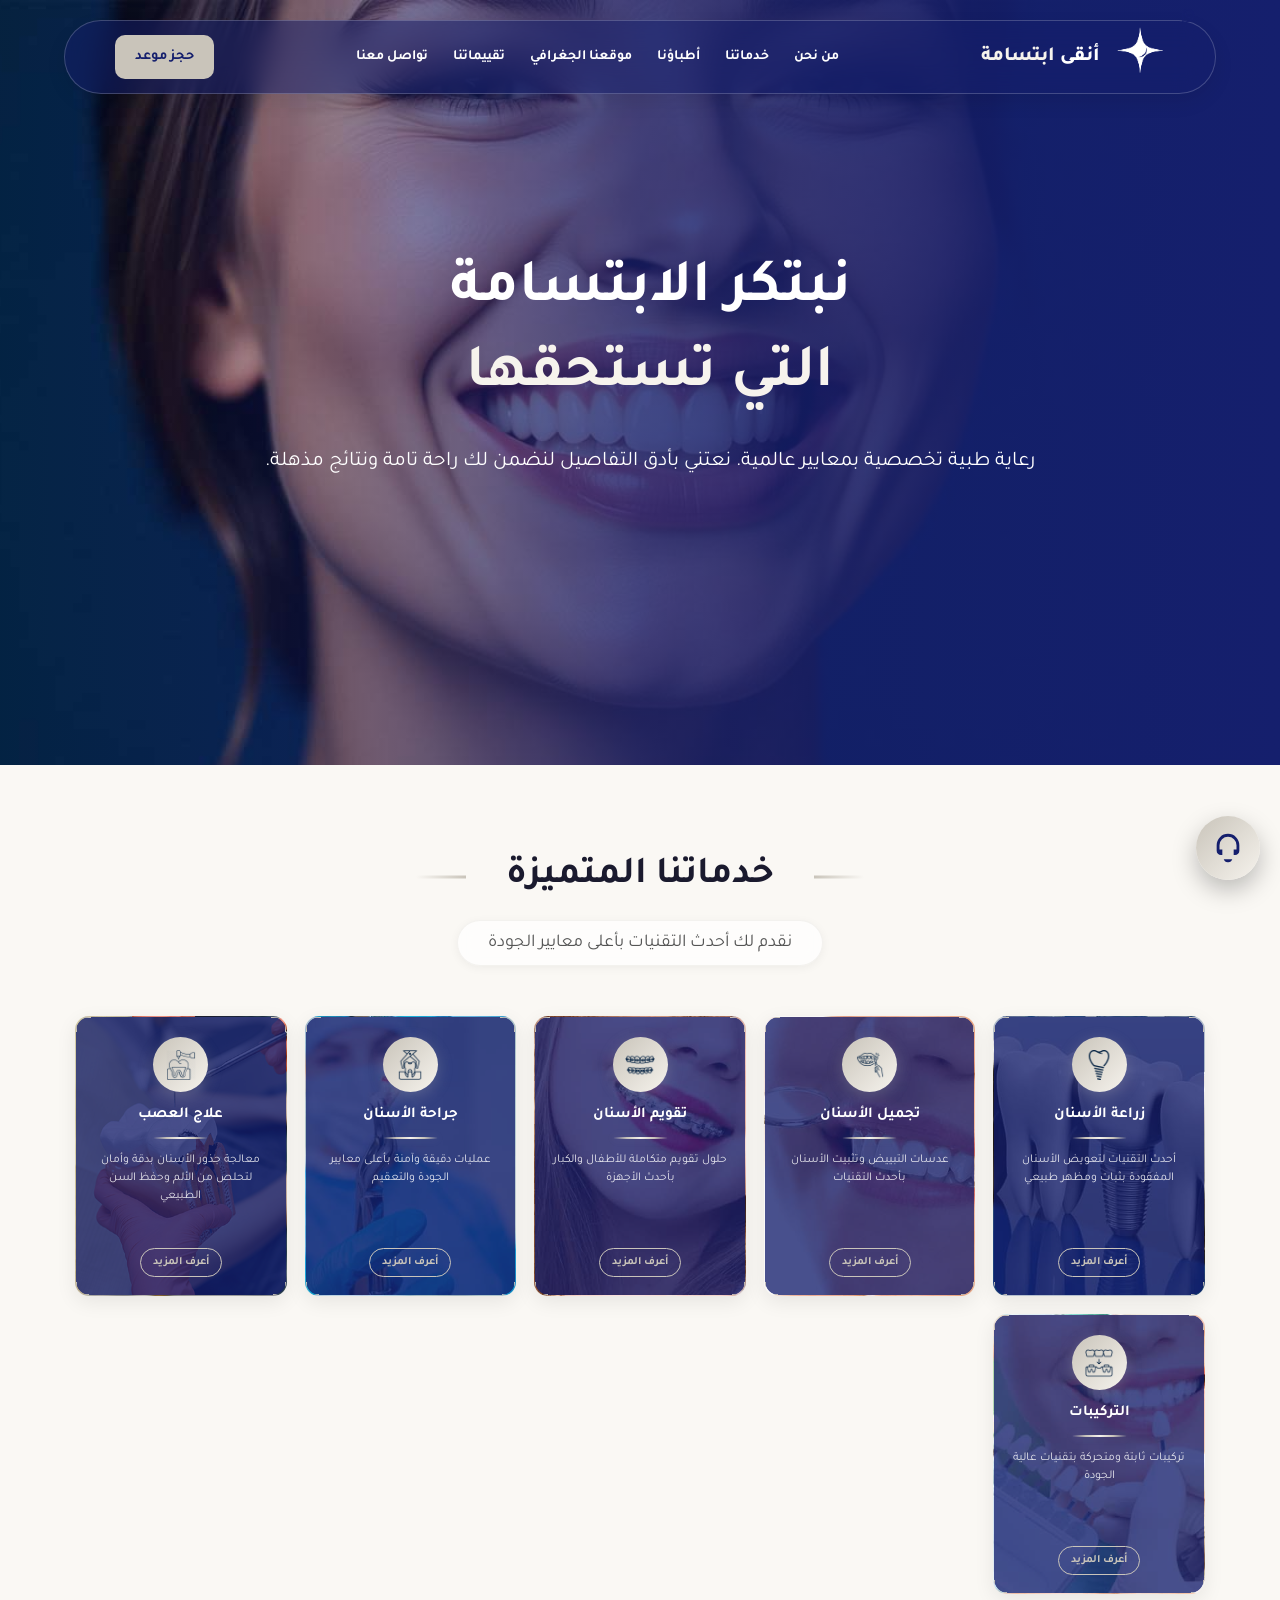
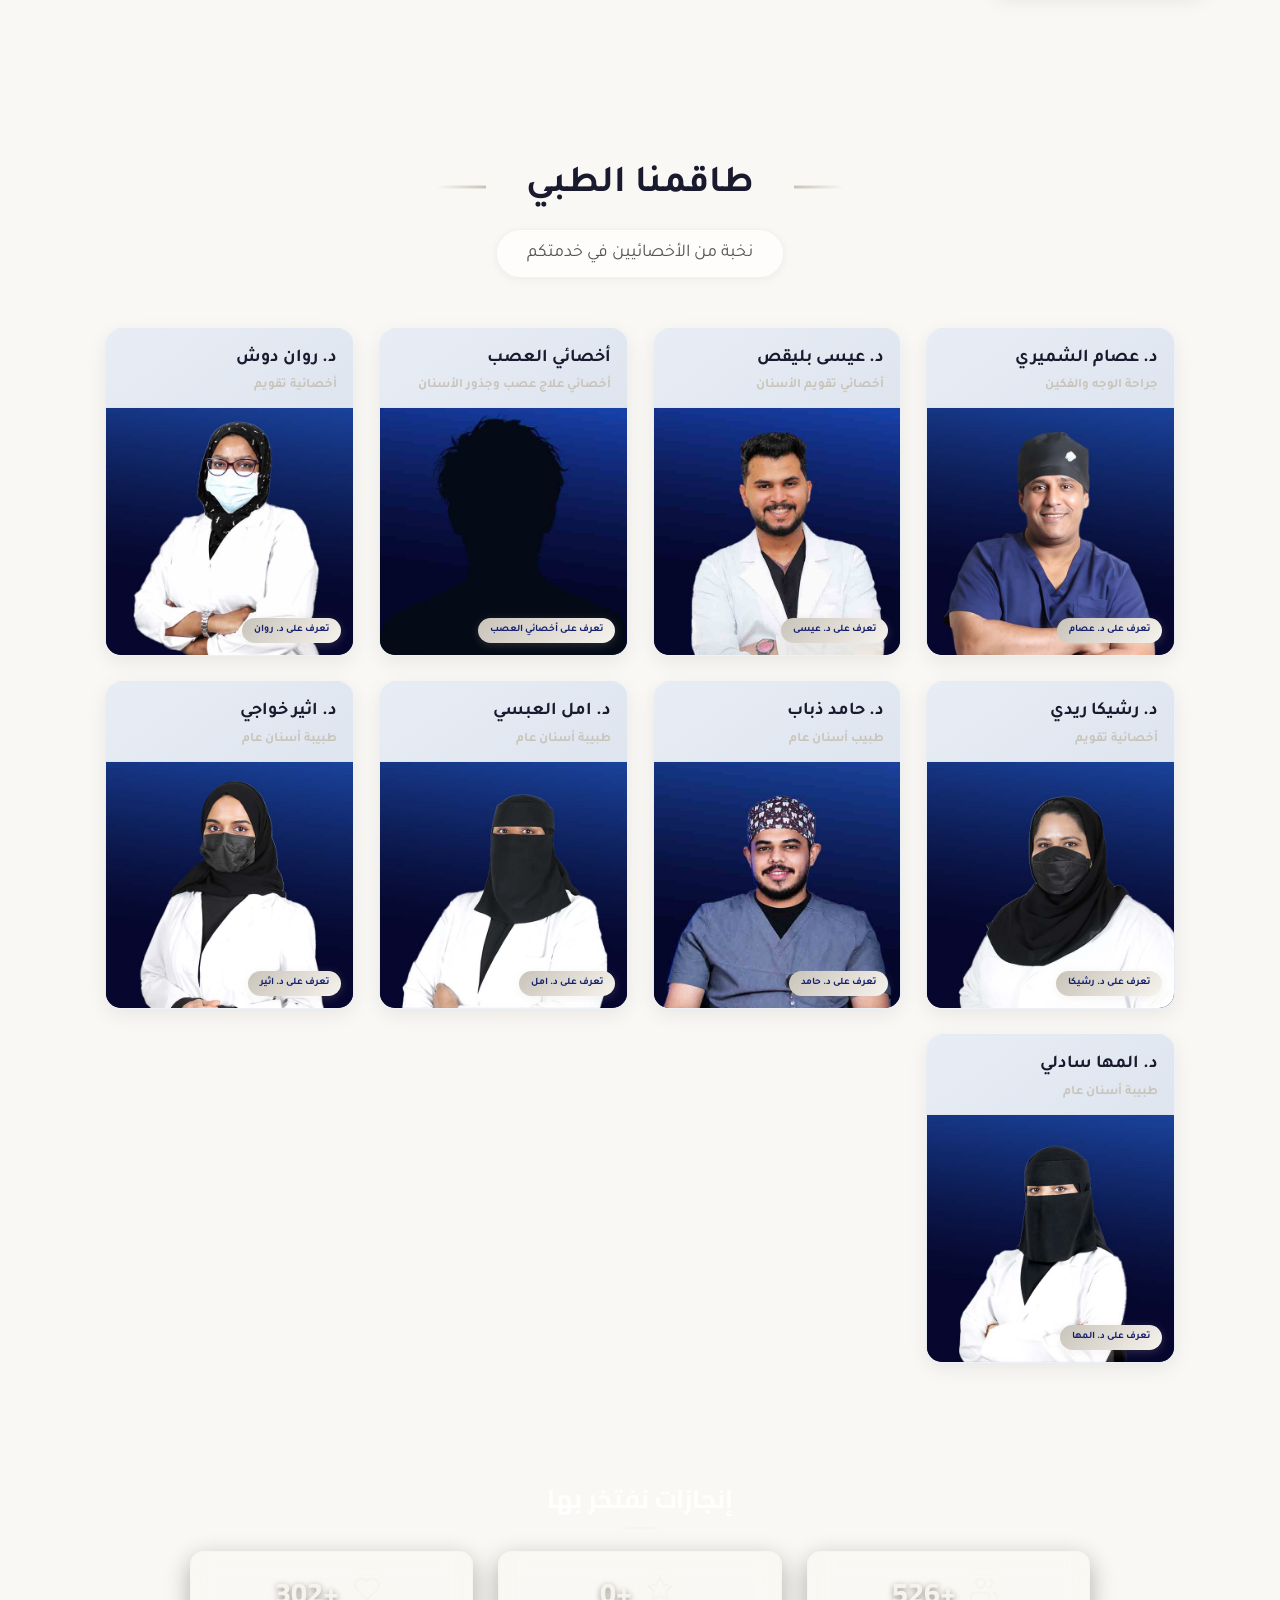
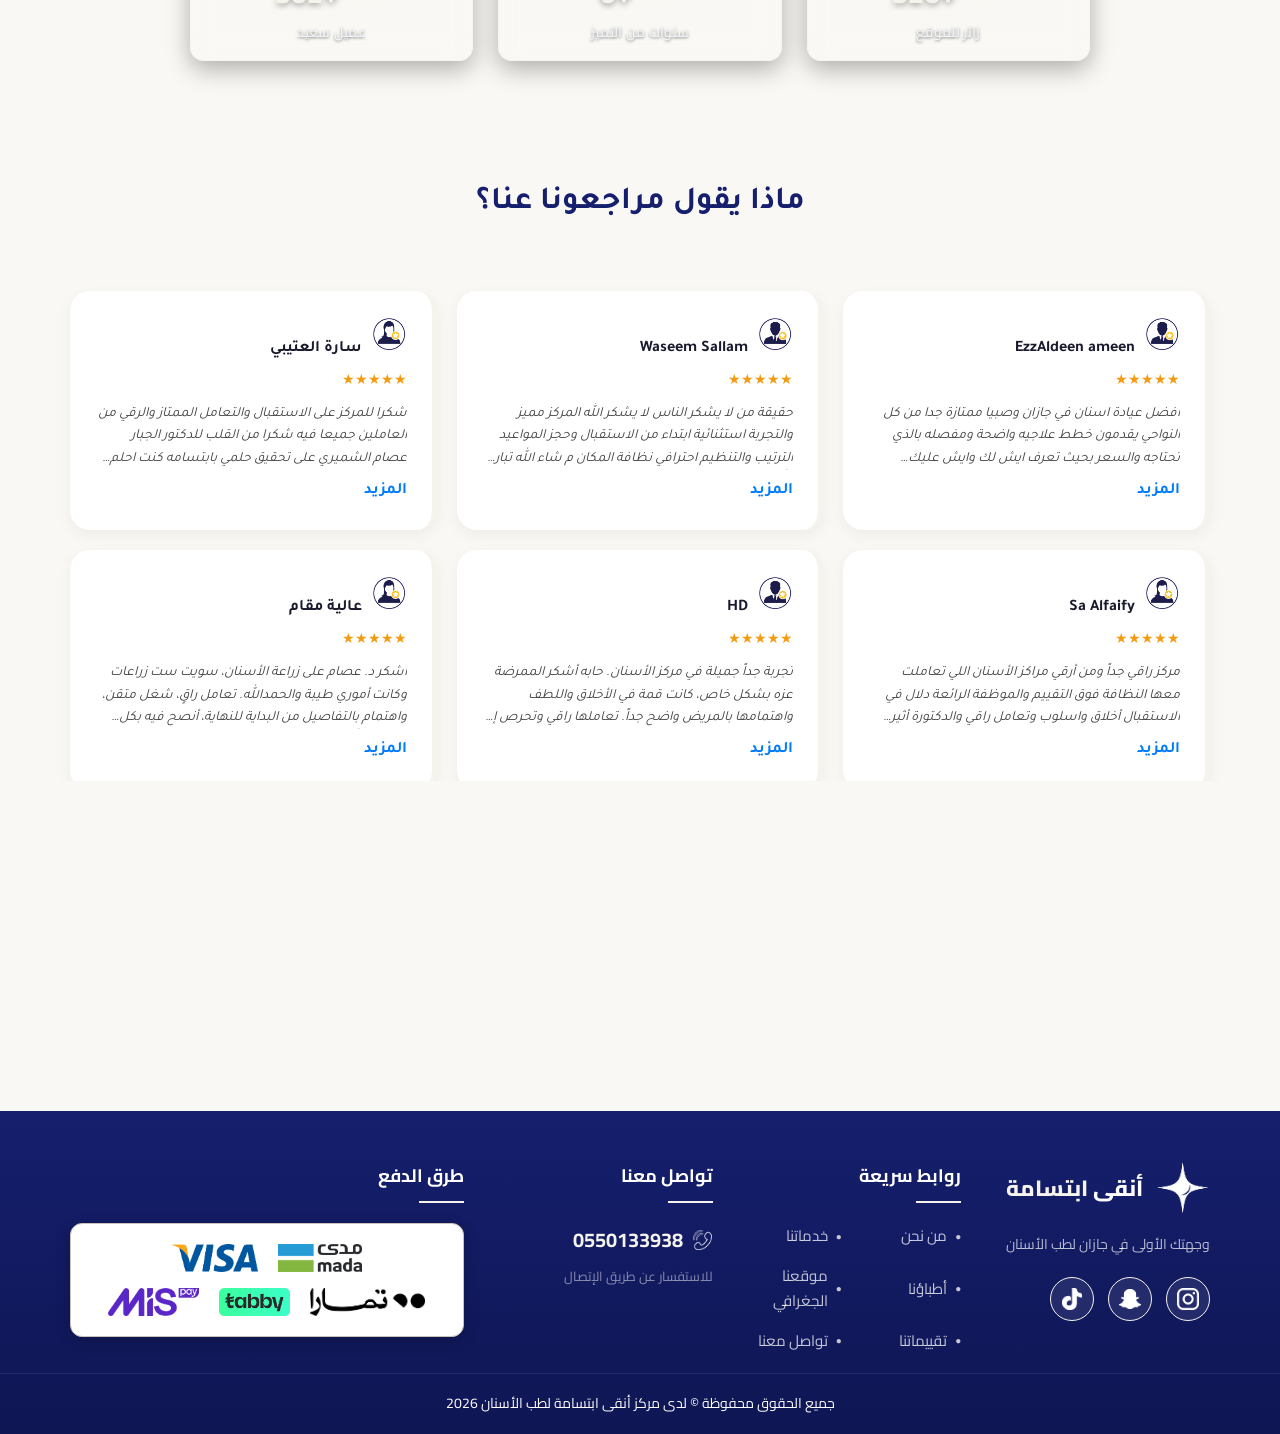
<file: index.html>
<!DOCTYPE html>
<html lang="ar" dir="rtl">
<head>
    <meta charset="UTF-8">
    <meta name="viewport" content="width=device-width, initial-scale=1.0">
    <title>مركز أنقى ابتسامة لطب الأسنان</title>
    <link rel="stylesheet" href="style.css">
    <link rel="stylesheet" href="https://cdnjs.cloudflare.com/ajax/libs/font-awesome/6.5.0/css/all.min.css">
   <link href="https://fonts.googleapis.com/css2?family=Tajawal:wght@400;600;700;800;900&display=swap" rel="stylesheet">      <!-- cod font -->
   <link href="https://fonts.googleapis.com/css2?family=Cairo:wght@400;600;700;800&display=swap" rel="stylesheet">
    <link rel="icon" type="image/png" href="img/logo-icon.png">
	<link rel="stylesheet" href="popup.css">
    <meta name="description" content="أنقى ابتسامة.. وجهتك الأولى في جازان لطب الأسنان. نجمع بين الخبرة والدقة في علاج العصب، التقويم، والزراعة لنرسم لك ابتسامة تليق بك. احجز موعدك الآن.">

    <!-- Google tag -->
    <script async src="https://www.googletagmanager.com/gtag/js?id=G-GHF0H39WBG"></script>
    <script>
        window.dataLayer = window.dataLayer || [];
        function gtag(){dataLayer.push(arguments);}
        gtag('js', new Date());
        gtag('config', 'G-GHF0H39WBG');
    </script>
</head>
<body>

<!-- ===== HEADER ===== -->
<header class="header">
    <nav class="navbar container">
        <div class="logo-container" onclick="window.location.href='index.html'">
            <div class="logo-placeholder">
                <img src="img/logo.png" alt="شعار" id="main-logo">
            </div>
            <div class="logo-text">أنقى <span>ابتسامة</span></div>
        </div>

        <ul class="nav-links" id="nav-links">
            <li><a href="about-us.html">من نحن</a></li>
            <li><a href="#services">خدماتنا</a></li>
            <li><a href="#doctors">أطباؤنا</a></li>
            <li><a href="https://maps.app.goo.gl/JumxBdYUWkNzksq97" target="_blank">موقعنا الجغرافي</a></li>
            <li><a href="#reviews">تقييماتنا</a></li>
            <li><a href="contact.html">تواصل معنا</a></li>
        </ul>

        <div class="nav-actions">
            <a href="https://wa.me/message/3Z7JYCW6QBGKG1" target="_blank" class="btn-reservation">
                <i class="fab fa-whatsapp"></i> حجز موعد
            </a>
            <div class="menu-toggle" id="mobile-menu">
                <span></span><span></span><span></span>
            </div>
        </div>
    </nav>
</header>

<!-- ===== HERO ===== -->
<section id="home" class="hero-section-final">
    <div class="hero-overlay-final"></div>
    <div class="container hero-container-final">
        <div class="hero-content-final">
            <h1>نبتكر الابتسامة<br><span style="color:#F6F3ED;">التي تستحقها</span></h1>
            <p>رعاية طبية تخصصية بمعايير عالمية. نعتني بأدق التفاصيل لنضمن لك راحة تامة ونتائج مذهلة.</p>
        </div>
    </div>
</section>

<!-- ===== SERVICES ===== -->
<section id="services" class="services">
    <div class="container">
        <div class="services-title-box">
            <h2>خدماتنا المتميزة</h2>
            <p>نقدم لك أحدث التقنيات بأعلى معايير الجودة</p>
        </div>
        <div class="services-grid">

            <!-- بطاقة 1: زراعة الأسنان -->
            <div class="service-card" style="background-image: url('img/service-bg-1.jpg');">
                <div class="service-overlay"></div>
                <span class="corner-bl"></span>
                <span class="corner-br"></span>
                <div class="service-icon">
                    <img src="img/icon-1.png" alt="زراعة الأسنان">
                </div>
                <h3>زراعة الأسنان</h3>
                <div class="gold-line"></div>
                <p>أحدث التقنيات لتعويض الأسنان المفقودة بثبات ومظهر طبيعي</p>
                <a href="service-implants.html?type=implants" class="service-btn">أعرف المزيد</a>
            </div>

            <!-- بطاقة 2: تجميل الأسنان -->
            <div class="service-card" style="background-image: url('img/service-bg-2.jpg');">
                <div class="service-overlay"></div>
                <span class="corner-bl"></span>
                <span class="corner-br"></span>
                <div class="service-icon">
                    <img src="img/icon-2.png" alt="تجميل الأسنان">
                </div>
                <h3>تجميل الأسنان</h3>
                <div class="gold-line"></div>
                <p>عدسات التبييض وتثبيت الأسنان بأحدث التقنيات</p>
                <a href="cosmetic-dentistry.html?type=cosmetics" class="service-btn">أعرف المزيد</a>
            </div>

            <!-- بطاقة 3: تقويم الأسنان -->
            <div class="service-card" style="background-image: url('img/service-bg-3.jpg');">
                <div class="service-overlay"></div>
                <span class="corner-bl"></span>
                <span class="corner-br"></span>
                <div class="service-icon">
                    <img src="img/icon-3.png" alt="تقويم الأسنان">
                </div>
                <h3>تقويم الأسنان</h3>
                <div class="gold-line"></div>
                <p>حلول تقويم متكاملة للأطفال والكبار بأحدث الأجهزة</p>
                <a href="orthodontic.html?type=ortho" class="service-btn">أعرف المزيد</a>
            </div>

            <!-- بطاقة 4: جراحة الأسنان -->
            <div class="service-card" style="background-image: url('img/service-bg-4.jpg');">
                <div class="service-overlay"></div>
                <span class="corner-bl"></span>
                <span class="corner-br"></span>
                <div class="service-icon">
                    <img src="img/icon-4.png" alt="جراحة الأسنان">
                </div>
                <h3>جراحة الأسنان</h3>
                <div class="gold-line"></div>
                <p>عمليات دقيقة وآمنة بأعلى معايير الجودة والتعقيم</p>
                <a href="oral-surgery.html?type=surgery" class="service-btn">أعرف المزيد</a>
            </div>

            <!-- بطاقة 5: علاج عصب الاسنان -->
            <div class="service-card" style="background-image: url('img/service-bg-5.jpg');">
                <div class="service-overlay"></div>
                <span class="corner-bl"></span>
                <span class="corner-br"></span>
                <div class="service-icon">
                    <img src="img/icon-5.png" alt="علاج العصب">
                </div>
                <h3>علاج العصب</h3>
                <div class="gold-line"></div>
                <p>معالجة جذور الأسنان بدقة وأمان لتحلص من الألم وحفظ السن الطبيعي</p>
                <a href="root-canal.html?type=aesthetic" class="service-btn">أعرف المزيد</a>
            </div>

            <!-- بطاقة 6: التركيبات -->
            <div class="service-card" style="background-image: url('img/service-bg-6.jpg');">
                <div class="service-overlay"></div>
                <span class="corner-bl"></span>
                <span class="corner-br"></span>
                <div class="service-icon">
                    <img src="img/icon-6.png" alt="التركيبات">
                </div>
                <h3>التركيبات</h3>
                <div class="gold-line"></div>
                <p>تركيبات ثابتة ومتحركة بتقنيات عالية الجودة</p>
                <a href="prosthodontics.html?type=crowns" class="service-btn">أعرف المزيد</a>
            </div>

        </div>
    </div>
</section>

<!-- ===== DOCTORS ===== -->
<section id="doctors" class="doctors">
    <div class="container">
        <div class="doctors-title-box">
            <h2>طاقمنا الطبي</h2>
            <p>نخبة من الأخصائيين في خدمتكم</p>
        </div>
        <div class="doctors-grid">

            <!-- د. عصام الشميري (ID=1) -->
            <div class="dr-card" onclick="window.location.href='doctor-details.html?id=1'">
                <div class="dr-header">
                    <h4>د. عصام الشميري</h4>
                    <p class="dr-specialty">جراحة الوجه والفكين</p>
                </div>
                <div class="dr-img-wrapper">
                    <img src="img/dr-essam.jpg" alt="د. عصام الشميري" class="dr-img">
                    <div class="dr-btn-wrapper">
                        <div class="dr-btn">تعرف على د. عصام</div>
                    </div>
                </div>
            </div>

            <!-- د. عيسى بليقص (ID=2) -->
            <div class="dr-card" onclick="window.location.href='doctor-details.html?id=2'">
                <div class="dr-header">
                    <h4>د. عيسى بليقص</h4>
                    <p class="dr-specialty">أخصائي تقويم الأسنان</p>
                </div>
                <div class="dr-img-wrapper">
                    <img src="img/dr-esaa.jpg" alt="د. عيسى بليقص" class="dr-img">
                    <div class="dr-btn-wrapper">
                        <div class="dr-btn">تعرف على د. عيسى</div>
                    </div>
                </div>
            </div>

            <!-- أخصائي العصب (ID=9) -->
            <div class="dr-card" onclick="window.location.href='doctor-details.html?id=9'">
                <div class="dr-header">
                    <h4>أخصائي العصب</h4>
                    <p class="dr-specialty">أخصائي علاج عصب وجذور الأسنان</p>
                </div>
                <div class="dr-img-wrapper">
                    <img src="img/dr-hussein.jpg" alt="أخصائي العصب" class="dr-img">
                    <div class="dr-btn-wrapper">
                        <div class="dr-btn">تعرف على أخصائي العصب</div>
                    </div>
                </div>
            </div>

            <!-- د. روان دوش (ID=3) -->
            <div class="dr-card" onclick="window.location.href='doctor-details.html?id=3'">
                <div class="dr-header">
                    <h4>د. روان دوش</h4>
                    <p class="dr-specialty">أخصائية تقويم</p>
                </div>
                <div class="dr-img-wrapper">
                    <img src="img/dr-rawan.jpg" alt="د. روان دوش" class="dr-img">
                    <div class="dr-btn-wrapper">
                        <div class="dr-btn">تعرف على د. روان</div>
                    </div>
                </div>
            </div>

            <!-- د. رشيكا ريدي (ID=4) -->
            <div class="dr-card" onclick="window.location.href='doctor-details.html?id=4'">
                <div class="dr-header">
                    <h4>د. رشيكا ريدي</h4>
                    <p class="dr-specialty">أخصائية تقويم</p>
                </div>
                <div class="dr-img-wrapper">
                    <img src="img/dr-rashika.jpg" alt="د. رشيكا ريدي" class="dr-img">
                    <div class="dr-btn-wrapper">
                        <div class="dr-btn">تعرف على د. رشيكا</div>
                    </div>
                </div>
            </div>

            <!-- د. حامد ذباب (ID=5) -->
            <div class="dr-card" onclick="window.location.href='doctor-details.html?id=5'">
                <div class="dr-header">
                    <h4>د. حامد ذباب</h4>
                    <p class="dr-specialty">طبيب أسنان عام</p>
                </div>
                <div class="dr-img-wrapper">
                    <img src="img/dr-hamid.jpg" alt="د. حامد ذباب" class="dr-img">
                    <div class="dr-btn-wrapper">
                        <div class="dr-btn">تعرف على د. حامد</div>
                    </div>
                </div>
            </div>

            <!-- د. امل العبسي (ID=6) -->
            <div class="dr-card" onclick="window.location.href='doctor-details.html?id=6'">
                <div class="dr-header">
                    <h4>د. امل العبسي</h4>
                    <p class="dr-specialty">طبيبة أسنان عام</p>
                </div>
                <div class="dr-img-wrapper">
                    <img src="img/dr-amal.jpg" alt="د. امل العبسي" class="dr-img">
                    <div class="dr-btn-wrapper">
                        <div class="dr-btn">تعرف على د. امل</div>
                    </div>
                </div>
            </div>

            <!-- د. اثير خواجي (ID=7) -->
            <div class="dr-card" onclick="window.location.href='doctor-details.html?id=7'">
                <div class="dr-header">
                    <h4>د. اثير خواجي</h4>
                    <p class="dr-specialty">طبيبة أسنان عام</p>
                </div>
                <div class="dr-img-wrapper">
                    <img src="img/dr-atheer.jpg" alt="د. اثير خواجي" class="dr-img">
                    <div class="dr-btn-wrapper">
                        <div class="dr-btn">تعرف على د. اثير</div>
                    </div>
                </div>
            </div>

            <!-- د. المها سادلي (ID=8) -->
            <div class="dr-card" onclick="window.location.href='doctor-details.html?id=8'">
                <div class="dr-header">
                    <h4>د. المها سادلي</h4>
                    <p class="dr-specialty">طبيبة أسنان عام</p>
                </div>
                <div class="dr-img-wrapper">
                    <img src="img/dr-maha.jpg" alt="د. المها سادلي" class="dr-img">
                    <div class="dr-btn-wrapper">
                        <div class="dr-btn">تعرف على د. المها</div>
                    </div>
                </div>
            </div>

        </div>
    </div>
</section>

<!-- ===== STATS SECTION (Glassmorphic Luxury) ===== -->
<section class="stats-section">
    <div class="stats-container">
        <h2 class="stats-section-title">إنجازات نفتخر بها</h2>
        <div class="stats-grid">
            <!-- البطاقة الأولى: زائر للموقع -->
            <div class="stat-card">
                <div class="stat-icon">
                    <svg width="36" height="36" viewBox="0 0 24 24" fill="none" stroke="currentColor" stroke-width="1.5" stroke-linecap="round" stroke-linejoin="round"><path d="M17 21v-2a4 4 0 0 0-4-4H5a4 4 0 0 0-4 4v2"></path><circle cx="9" cy="7" r="4"></circle><path d="M23 21v-2a4 4 0 0 0-3-3.87"></path><path d="M16 3.13a4 4 0 0 1 0 7.75"></path></svg>
                </div>
                <div class="stat-number" data-target="16450">0</div>
                <div class="stat-label">زائر للموقع</div>
            </div>

            <!-- البطاقة الثانية: سنوات من التميز -->
            <div class="stat-card">
                <div class="stat-icon">
                    <svg width="36" height="36" viewBox="0 0 24 24" fill="none" stroke="currentColor" stroke-width="1.5" stroke-linecap="round" stroke-linejoin="round"><polygon points="12 2 15.09 8.26 22 9.27 17 14.14 18.18 21.02 12 17.77 5.82 21.02 7 14.14 2 9.27 8.91 8.26 12 2"></polygon></svg>
                </div>
                <div class="stat-number" data-target="10">0</div>
                <div class="stat-label">سنوات من التميز</div>
            </div>

            <!-- البطاقة الثالثة: عميل سعيد -->
            <div class="stat-card">
                <div class="stat-icon">
                    <svg width="36" height="36" viewBox="0 0 24 24" fill="none" stroke="currentColor" stroke-width="1.5" stroke-linecap="round" stroke-linejoin="round"><path d="M20.84 4.61a5.5 5.5 0 0 0-7.78 0L12 5.67l-1.06-1.06a5.5 5.5 0 0 0-7.78 7.78l1.06 1.06L12 21.23l7.78-7.78 1.06-1.06a5.5 5.5 0 0 0 0-7.78z"></path></svg>
                </div>
                <div class="stat-number" data-target="9454">0</div>
                <div class="stat-label">عميل سعيد</div>
            </div>
        </div>
    </div>
</section>

<!-- ===== REVIEWS ===== -->
<section id="reviews" class="reviews" style="padding:80px 0; background:#FAF8F4;">
    <div class="container">
        <div class="section-title" style="text-align:center; margin-bottom:50px;">
            <h2 style="color:#151F6D; font-size:32px;">ماذا يقول مراجعونا عنا؟</h2>
        </div>
        <div class="reviews-grid" id="reviewsContainer"></div>
    </div>
</section>

<!-- ===== قسم الخريطة فقط ===== -->
<div class="map-section">
    <div class="map-wrapper">
        <iframe src="https://www.google.com/maps/embed?pb=!1m18!1m12!1m3!1d3812.295656631394!2d42.67969307116396!3d17.155823151468358!2m3!1f0!2f0!3f0!3m2!1i1024!2i768!4f13.1!3m3!1m2!1s0x15fd51ef3083a015%3A0x1e56af3974cbe5e2!2z2YXYsdmD2LIg2KfZhtmC2Ykg2KfYqNiq2LPYp9mF2Kkg2YTYt9ioINin2YTYo9iz2YbYp9mG!5e0!3m2!1sar!2s!4v1784311570989!5m2!1sar!2s" width="100%" height="250" style="border:0; display:block;" allowfullscreen="" loading="lazy"></iframe>
    </div>
</div>

<!-- ===== FOOTER الأزرق (نسخة محسّنة) ===== -->
<footer class="main-footer">
    <div class="footer-container">
        <!-- العمود 1 (يمين): الشعار والأيقونات -->
        <div class="footer-col footer-col-brand">
            <div class="footer-logo" onclick="window.location.href='index.html'" style="cursor:pointer;">
                <img src="img/logo.png" alt="شعار أنقى ابتسامة">
                <div class="footer-logo-text">أنقى <span>ابتسامة</span></div>
            </div>
            <p class="footer-desc">وجهتك الأولى في جازان لطب الأسنان</p>
            <div class="footer-social">
                <a href="https://www.instagram.com/puresmile.sa?igsi=NHB1NXFkeXFqZ3Rq" target="_blank" rel="noopener">
                    <img src="img/instagram-icon.png" alt="انستقرام">
                </a>
                <a href="https://www.snapchat.com/add/puresmile.sa?share_id=ygteCfX5opY&locale=ar-SA-u-nu-latn" target="_blank" rel="noopener">
                    <img src="img/snapchat-icon.png" alt="سناب شات">
                </a>
                <a href="https://www.tiktok.com/@puresmile.sa?_r=1&_t=ZS-99I24P1m4Z7" target="_blank" rel="noopener">
                    <img src="img/tiktok-icon.png" alt="تيك توك">
                </a>
            </div>
        </div>

        <!-- العمود 2: روابط سريعة -->
        <div class="footer-col">
            <h4 class="footer-heading">روابط سريعة</h4>
            <div class="footer-links-grid">
                <a href="about-us.html">من نحن</a>
                <a href="#services">خدماتنا</a>
                <a href="#doctors">أطباؤنا</a>
                <a href="https://maps.app.goo.gl/JumxBdYUWkNzksq97" target="_blank">موقعنا الجغرافي</a>
                <a href="#reviews">تقييماتنا</a>
                <a href="contact.html">تواصل معنا</a>
            </div>
        </div>

        <!-- العمود 3: تواصل معنا -->
        <div class="footer-col footer-col-contact">
            <h4 class="footer-heading">تواصل معنا</h4>
            <a href="tel:0550133938" class="footer-phone">
                <img src="img/phone-icon.png" alt="اتصال" style="width:20px; height:20px; object-fit:contain; filter: brightness(0) invert(1);">
                0550133938
            </a>
            <p class="footer-contact-note">للاستفسار عن طريق الإتصال</p>
        </div>

        <!-- العمود 4 (يسار، ممتد): طرق الدفع -->
        <div class="footer-col footer-col-payment">
            <h4 class="footer-heading">طرق الدفع</h4>
            <div class="payment-bar">
                <div class="payment-icons payment-icons-desktop">
                    <div class="payment-row">
                        <img src="img/mada.png" alt="مدى">
                        <img src="img/visa.png" alt="فيزا">
                    </div>
                    <div class="payment-row">
                        <img src="img/tamara.png" alt="تمارا">
                        <img src="img/tabby.png" alt="التابي">
                        <img src="img/mis.png" alt="MIS">
                    </div>
                </div>
                <div class="payment-icons-mobile">
                    <div class="icons-row">
                        <img src="img/mada.png" alt="مدى">
                        <img src="img/visa.png" alt="فيزا">
                    </div>
                    <div class="icons-row">
                        <img src="img/tamara.png" alt="تمارا">
                        <img src="img/tabby.png" alt="التابي">
                        <img src="img/mis.png" alt="MIS">
                    </div>
                </div>
            </div>
        </div>
    </div>

    <!-- شريط الحقوق -->
    <div class="footer-bottom">
        <p>جميع الحقوق محفوظة &copy; لدى مركز أنقى ابتسامة لطب الأسنان 2026</p>
    </div>
</footer>

<style>
/* === الفوتر الأزرق === */
.main-footer {
    background: linear-gradient(180deg, #151F6D 0%, #0F1654 100%);
    color: #ffffff;
    font-family: 'Cairo', sans-serif;
    padding-top: 10px;
}

.footer-container {
    max-width: 1200px;
    margin: 0 auto;
    padding: 40px 30px 20px;
    display: grid;
    grid-template-columns: 1fr 1fr 1fr 1.8fr;
    gap: 30px;
}

.footer-logo { display: flex; align-items: center; gap: 12px; margin-bottom: 16px; }
.footer-logo img { width: 55px; height: 55px; object-fit: contain; }
.footer-logo-text { font-size: 22px; font-weight: 800; color: #ffffff; }
.footer-logo-text span { color: #F6F3ED; }
.footer-desc { font-size: 14px; color: rgba(255,255,255,0.7); line-height: 1.8; margin-bottom: 20px; }
.footer-social { display: flex; gap: 14px; }
.footer-social a { display: flex; align-items: center; justify-content: center; width: 44px; height: 44px; border-radius: 50%; background: rgba(255,255,255,0.08); transition: all 0.3s ease; border: 1px solid #F6F3ED; }
.footer-social a:hover { background: #F6F3ED; transform: translateY(-3px); border-color: #F6F3ED; }
.footer-social img { width: 22px; height: 22px; object-fit: contain; filter: brightness(0) invert(1); }
.footer-heading { font-size: 18px; font-weight: 700; color: #ffffff; margin-bottom: 20px; position: relative; padding-bottom: 12px; }
.footer-heading::after { content: ''; position: absolute; bottom: 0; right: 0; width: 45px; height: 2px; background: #F6F3ED; }

.footer-links-grid { display: grid; grid-template-columns: 1fr 1fr; gap: 14px 20px; }
.footer-links-grid a { color: rgba(255,255,255,0.75); text-decoration: none; font-size: 15px; transition: all 0.3s ease; display: flex; align-items: center; gap: 8px; }
.footer-links-grid a::before { content: '●'; color: #F6F3ED; font-size: 10px; flex-shrink: 0; opacity: 0.8; }
.footer-links-grid a:hover { color: #F6F3ED; transform: translateX(-6px); }

.footer-phone { display: inline-flex; align-items: center; gap: 10px; color: #F6F3ED; font-size: 20px; font-weight: 700; text-decoration: none; transition: 0.3s; margin-bottom: 8px; }
.footer-phone:hover { color: #ffffff; }
.footer-contact-note { font-size: 13px; color: rgba(255,255,255,0.5); margin: 0; }

.footer-col-payment .payment-bar {
    background: rgba(255, 255, 255, 1);
    backdrop-filter: blur(10px);
    -webkit-backdrop-filter: blur(10px);
    border: 1px solid #C9C4BA;
    border-radius: 12px;
    padding: 20px 15px;
    display: flex;
    flex-direction: column;
    align-items: center;
    gap: 16px;
    box-shadow: 0 4px 15px rgba(0,0,0,0.2);
    width: 100%;
    overflow: hidden;
    box-sizing: border-box;
}
.payment-icons-desktop { display: flex; flex-direction: column; gap: 16px; width: 100%; }
.payment-row { display: flex; justify-content: center; align-items: center; gap: 20px; flex-wrap: wrap; }
.payment-row img { height: 28px; width: auto; object-fit: contain; max-width: 100%; }
.payment-icons-mobile { display: none; }

.footer-bottom {
    border-top: 1px solid rgba(255,255,255,0.08);
    padding: 18px 30px;
    text-align: center;
    width: 100%;
    box-sizing: border-box;
}
.footer-bottom p {
    color: #ffffff;
    font-size: 14px;
    margin: 0;
    white-space: nowrap;
    direction: rtl;
    text-align: center;
    width: 100%;
    max-width: 100%;
    overflow: hidden;
    text-overflow: ellipsis;
}

@media (max-width: 1000px) {
    .footer-container { grid-template-columns: repeat(2, 1fr); gap: 25px; }
    .footer-col-payment { grid-column: span 2; }
    .footer-col-payment .payment-bar { max-width: 500px; margin: 0 auto; }
}

@media (max-width: 600px) {
    .footer-container { grid-template-columns: 1fr; text-align: center; }
    .footer-col-payment { grid-column: span 1; }
    .footer-logo { justify-content: center; }
    .footer-social { justify-content: center; }
    .footer-heading::after { right: 50%; transform: translateX(50%); }
    .footer-links-grid { justify-items: center; }
    .footer-phone { justify-content: center; }
    .payment-bar { width: 100%; max-width: 100%; }
    .payment-icons-desktop { display: none; }
    .payment-icons-mobile { display: flex; flex-direction: column; align-items: center; gap: 1.5rem; width: 100%; }
    .icons-row { display: flex; justify-content: center; align-items: center; gap: 2rem; flex-wrap: wrap; }
    .payment-icons-mobile img { height: 26px; width: auto; object-fit: contain; max-width: 100%; }
    .footer-bottom p { font-size: 12px; white-space: normal; line-height: 1.6; }
}

@media (max-width: 360px) {
    .payment-icons-mobile .icons-row { gap: 1rem; }
    .payment-icons-mobile img { height: 22px; }
    .footer-bottom p { font-size: 10px; }
}
</style>

<!-- ===== FAB (الزر العائم) ===== -->
<div class="fab" id="fab">
    <div class="fab-popup">
        <div class="fab-menu">
            <a href="tel:0550133938" class="fab-item fab-call">
                <div class="fab-label">اتصل بنا</div>
                <svg viewBox="0 0 24 24" width="24" height="24" fill="currentColor"><path d="M6.62 10.79a15.05 15.05 0 006.59 6.59l2.2-2.2a1 1 0 011-.24 11.7 11.7 0 003.67.59 1 1 0 011 1V20a1 1 0 01-1 1C10.3 21 3 13.7 3 4a1 1 0 011-1h3.47a1 1 0 011 1c0 1.27.2 2.5.59 3.67a1 1 0 01-.25 1.01z"/></svg>
            </a>
            <a href="https://wa.me/966550133938" target="_blank" class="fab-item fab-whatsapp">
                <div class="fab-label">راسلنا عبر واتساب</div>
                <svg viewBox="0 0 32 32" width="24" height="24" fill="currentColor"><path d="M16.01 3C8.83 3 3 8.74 3 15.83c0 2.5.73 4.82 1.98 6.79L3 29l6.57-1.92a13.08 13.08 0 006.44 1.66c7.18 0 13.01-5.74 13.01-12.83S23.19 3 16.01 3zm0 23.5a10.5 10.5 0 01-5.36-1.47l-.38-.22-3.89 1.14 1.16-3.78-.24-.39a10.34 10.34 0 01-1.58-5.45c0-5.73 4.72-10.39 10.53-10.39s10.53 4.66 10.53 10.39S21.82 26.5 16.01 26.5z"/><path d="M22.1 18.53c-.33-.16-1.96-.96-2.27-1.07-.3-.11-.52-.16-.74.16-.22.33-.85 1.07-1.05 1.29-.19.22-.39.24-.72.08-.33-.16-1.4-.5-2.66-1.58-.98-.87-1.64-1.95-1.83-2.28-.19-.33-.02-.5.14-.66.15-.15.33-.39.5-.58.16-.19.22-.33.33-.55.11-.22.05-.41-.03-.58-.08-.16-.74-1.78-1.01-2.43-.27-.65-.55-.56-.74-.57h-.63c-.22 0-.58.08-.88.41-.3.33-1.15 1.12-1.15 2.73s1.18 3.17 1.34 3.39c.16.22 2.32 3.52 5.62 4.94.78.33 1.39.53 1.87.68.79.25 1.5.22 2.07.13.63-.09 1.96-.8 2.24-1.57.27-.77.27-1.43.19-1.57-.08-.14-.3-.22-.63-.38z"/></svg>
            </a>
            <a href="#" class="fab-item fab-top" onclick="window.scrollTo({top:0,behavior:'smooth'});return false;">
                <div class="fab-label">العودة للأعلى</div>
                <svg viewBox="0 0 24 24" width="24" height="24" fill="currentColor"><path d="M12 5l-7 7 1.4 1.4L11 8.8V20h2V8.8l4.6 4.6L19 12z"/></svg>
            </a>
        </div>
    </div>
    <button class="fab-main" id="fabMain" aria-label="اختر طريقة التواصل">
        <svg viewBox="0 0 24 24"><path d="M12 2a8 8 0 00-8 8v4a3 3 0 003 3h1v-4H6v-3a6 6 0 1112 0v3h-2v4h1a3 3 0 003-3v-4a8 8 0 00-8-8zm-3 18a3 3 0 003 2 3 3 0 003-2H9z"/></svg>
    </button>
</div>

<!-- ===== SCRIPTS ===== -->
<script src="script.js"></script>

    <script src="popup.js"></script>
</body>
</html>
</file>
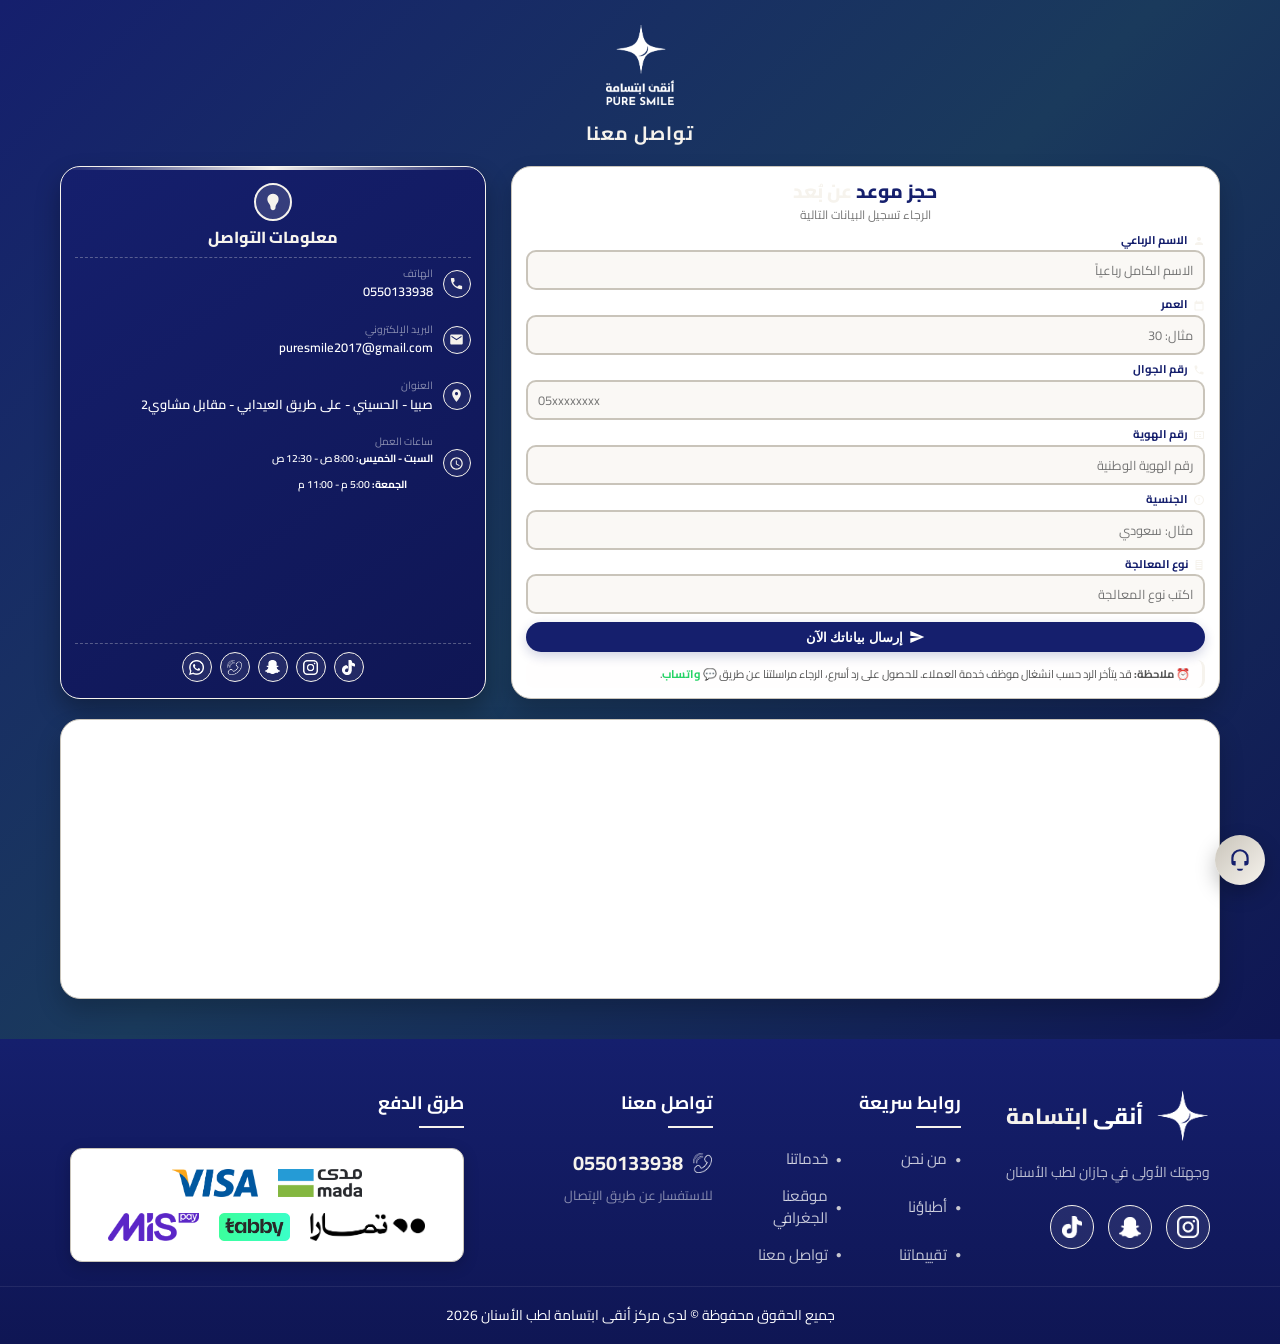
<file: contact.html>
<!DOCTYPE html>
<html lang="ar" dir="rtl">
<head>
    <meta charset="UTF-8">
    <meta name="viewport" content="width=device-width, initial-scale=1.0, maximum-scale=1.0, user-scalable=yes">
    <title>تواصل معنا | أنقى ابتسامة</title>
    <link rel="stylesheet" href="style.css">
    <link href="https://fonts.googleapis.com/css2?family=Cairo:wght@400;600;700;800;900&display=swap" rel="stylesheet">
    <link rel="icon" type="image/png" href="img/logo-icon.png">
	<link rel="stylesheet" href="popup.css">
    <style>
        :root {
            --primary: #151F6D;
            --accent: #F6F3ED;
            --accent-light: #C9C4BA;
            --gold-glow: #F6F3ED;
            --bg-soft: #FAF8F4;
            --white: #ffffff;
            --whatsapp-color: #25d366;
            --border-light: #C9C4BA;
        }
        * { 
            box-sizing: border-box; 
            margin: 0; 
            padding: 0; 
            user-select: auto !important;
            -webkit-user-select: auto !important;
            -moz-user-select: auto !important;
            -ms-user-select: auto !important;
        }
        body { 
            font-family: 'Cairo', sans-serif; 
            background: var(--bg-soft); 
            margin: 0; 
            padding: 0; 
            color: #2d2d2d; 
            line-height: 1.5; 
            user-select: auto !important;
            -webkit-user-select: auto !important;
            overflow-x: hidden;
            width: 100%;
            max-width: 100%;
            position: relative;
        } 
        .header { display: none !important; }

        input, 
        textarea,
        .form-box input,
        .form-box *,
        .info-card * {
            -webkit-user-select: text !important;
            user-select: text !important;
            -webkit-touch-callout: default !important;
            touch-action: manipulation !important;
        }
        @supports (-webkit-touch-callout: none) {
            input, textarea {
                font-size: 16px !important;
            }
        }

        .back-home-bottom { text-align: center; padding: 10px 20px; background: var(--primary); } 
        .btn-back-home { 
            display: inline-flex; 
            align-items: center; 
            gap: 4px; 
            background: var(--accent); 
            color: var(--primary) !important; 
            padding: 4px 12px; 
            border-radius: 30px; 
            text-decoration: none; 
            font-weight: 700; 
            font-size: 11px; 
            border: 1.5px solid var(--white); 
            transition: all 0.3s; 
            box-shadow: 0 2px 8px rgba(0,0,0,0.15); 
        }
        .btn-back-home:hover { background: var(--white); transform: translateY(-2px); }

        .main-contact-section {
            background: linear-gradient(135deg, #151F6D 0%, #1a3a5c 50%, #0F1654 100%);
            padding: 25px 20px 40px; 
            position: relative;
            overflow: visible;
            pointer-events: auto !important;
        }

        .top-brand-header {
            text-align: center;
            margin-bottom: 18px; 
        }
        .top-brand-header .icon-img {
            width: 80px;
            height: 80px;
            object-fit: contain;
            margin-bottom: 8px;
            display: inline-block;
        }
        .top-brand-header h2 {
            color: var(--accent);
            font-size: 1.2rem; 
            font-weight: 700;
            letter-spacing: 1px;
        }

        .container { max-width: 1200px; margin: 0 auto; pointer-events: auto !important; }

        .contact-grid-top {
            display: grid;
            grid-template-columns: 1fr 1fr;
            gap: 20px; 
            align-items: stretch;
            margin-bottom: 20px; 
            pointer-events: auto !important;
        }

        .form-box {
            background: var(--white);
            padding: 14px 16px; 
            border-radius: 20px;
            box-shadow: 0 12px 25px rgba(0,0,0,0.2);
            border: 1px solid var(--border-light);
            order: 1;
            pointer-events: auto !important;
        }
        .form-box * {
            user-select: text !important;
            -webkit-user-select: text !important;
        }

        .form-box .form-header {
            text-align: center;
            margin-bottom: 8px; 
        }
        .form-box .form-header h3 {
            font-size: 1.2rem; 
            font-weight: 800;
            color: var(--primary);
            margin-bottom: 0px;
        }
        .form-box .form-header p {
            color: #777;
            font-size: 0.75rem; 
            margin: 0;
        }

        .form-group { 
            margin-bottom: 6px; 
        }
        .form-group label {
            display: block;
            font-weight: 700;
            color: var(--primary);
            margin-bottom: 2px; 
            font-size: 0.7rem; 
        }
        .form-group label svg {
            width: 12px; height: 12px;
            fill: var(--accent);
            vertical-align: middle;
            margin-left: 3px;
        }
        .form-group input {
            width: 100%;
            padding: 6px 10px; 
            border: 2px solid var(--border-light);
            border-radius: 10px;
            font-family: 'Cairo', sans-serif;
            font-size: 0.8rem; 
            transition: 0.3s;
            background: #faf8f5;
            color: #333;
            user-select: text !important; 
            -webkit-user-select: text !important;
            -webkit-touch-callout: default !important;
            touch-action: manipulation !important;
        }
        .form-group input:focus {
            outline: none;
            border-color: var(--accent);
            background: var(--white);
            box-shadow: 0 0 0 3px rgba(246, 243, 237, 0.1);
        }

        .submit-btn {
            background: var(--primary);
            color: var(--white);
            border: none;
            padding: 7px 15px; 
            border-radius: 50px;
            font-size: 0.8rem; 
            font-weight: 700;
            cursor: pointer;
            transition: all 0.3s;
            display: inline-flex;
            align-items: center;
            gap: 6px;
            width: 100%;
            justify-content: center;
            margin-top: 2px;
            box-shadow: 0 4px 12px rgba(21, 31, 109, 0.2);
        }
        .submit-btn:hover {
            background: var(--accent);
            color: var(--primary);
            transform: translateY(-2px);
        }
        .submit-btn svg { width: 16px; height: 16px; fill: currentColor; }

        .note-box {
            background: rgba(246, 243, 237, 0.08);
            border-right: 3px solid var(--accent);
            padding: 6px 12px; 
            border-radius: 8px;
            margin-top: 8px; 
            text-align: right;
        }
        .note-box p {
            color: #555;
            font-size: 0.7rem; 
            margin: 0;
            line-height: 1.4;
            user-select: text !important;
        }
        .note-box .whatsapp-link {
            color: var(--whatsapp-color);
            font-weight: 700;
            text-decoration: none;
        }
        .note-box .whatsapp-link:hover {
            text-decoration: underline;
        }

        .info-card {
            background: linear-gradient(145deg, #151F6D, #0F1654);
            border: 1px solid var(--accent);
            border-radius: 20px;
            padding: 14px 14px; 
            color: var(--white);
            box-shadow: 0 12px 25px rgba(0,0,0,0.3);
            display: flex;
            flex-direction: column;
            justify-content: space-between;
            position: relative;
            overflow: hidden;
            order: 2;
            pointer-events: auto !important;
        }
        .info-card * {
            user-select: text !important;
            -webkit-user-select: text !important;
        }
        .info-card::before {
            content: '';
            position: absolute;
            top: 0; left: 0; right: 0; height: 3px;
            background: linear-gradient(90deg, transparent, var(--accent), transparent);
        }
        .info-card-top {
            text-align: center;
            margin-bottom: 8px; 
            border-bottom: 1px dashed rgba(246, 243, 237, 0.3);
            padding-bottom: 8px; 
        }
        .info-card-top .logo-circle {
            width: 38px; height: 38px; 
            background: rgba(246, 243, 237, 0.15);
            border: 2px solid var(--accent);
            border-radius: 50%;
            display: flex; align-items: center; justify-content: center;
            margin: 0 auto 4px; 
        }
        .info-card-top .logo-circle svg { width: 20px; height: 20px; fill: var(--accent); }
        .info-card-top h3 { 
            font-size: 1rem; 
            font-weight: 800; 
            color: var(--accent); 
            margin-bottom: 0px; 
        }

        .info-item {
            display: flex;
            align-items: center; 
            gap: 10px; 
            margin-bottom: 12px; 
            font-size: 0.8rem; 
            position: relative;
        }
        .info-item .icon-box {
            width: 28px; height: 28px; 
            background: rgba(255,255,255,0.06);
            border: 1px solid var(--accent);
            border-radius: 50%;
            display: flex; align-items: center; justify-content: center;
            flex-shrink: 0;
            color: var(--accent);
        }
        .info-item .icon-box svg { width: 15px; height: 15px; fill: currentColor; }
        .info-item .text-content span { 
            display: block; 
            color: rgba(255,255,255,0.5); 
            font-size: 0.65rem; 
            margin-bottom: 0px; 
        }
        .info-item .text-content p { 
            color: var(--white); 
            font-weight: 600; 
            line-height: 1.3; 
            font-size: 0.8rem;
            margin: 0;
            display: flex;
            align-items: center;
            gap: 8px;
            flex-wrap: wrap;
        }
        .info-item .text-content a.phone-link {
            color: var(--white);
            text-decoration: none;
            font-weight: 600;
            transition: 0.3s;
        }
        .info-item .text-content a.phone-link:hover {
            color: var(--accent);
        }

        /* ===== ساعات العمل باللون الأبيض بالكامل ===== */
        .work-hours {
            display: flex;
            flex-direction: column;
            gap: 2px;
            color: #ffffff !important;
        }
        .work-hours .weekdays {
            display: block;
            color: #ffffff !important;
        }
        .work-hours .friday {
            display: block;
            color: #ffffff !important;
            margin-top: 2px;
        }
        .work-hours strong {
            color: #ffffff !important;
        }

        .card-social-icons {
            display: flex;
            justify-content: center;
            gap: 8px; 
            margin-top: 10px; 
            padding-top: 8px; 
            border-top: 1px dashed rgba(246, 243, 237, 0.3);
        }
        .card-social-icons a {
            width: 30px; height: 30px; 
            border-radius: 50%;
            background: rgba(255,255,255,0.08);
            border: 1px solid var(--accent);
            display: flex; align-items: center; justify-content: center;
            transition: 0.3s;
            text-decoration: none;
        }
        .card-social-icons a img {
            width: 15px; height: 15px; 
            object-fit: contain;
            filter: brightness(0) invert(1);
            transition: 0.3s;
        }
        .card-social-icons a:hover {
            background: var(--accent);
            transform: translateY(-2px);
        }

        .map-wrapper {
            width: 100%;
            height: 240px;
            border-radius: 20px;
            overflow: hidden;
            box-shadow: 0 12px 25px rgba(0,0,0,0.2);
            border: 1px solid var(--border-light);
            background: var(--white);
            position: relative;
            z-index: 1;
            pointer-events: auto !important;
        }
        .map-wrapper iframe {
            width: 100%;
            height: 100%;
            border: 0;
            display: block;
            pointer-events: none;
        }
        .map-overlay-link {
            position: absolute;
            top: 0;
            left: 0;
            width: 100%;
            height: 100%;
            z-index: 20;
            display: block;
            background: transparent;
            cursor: pointer;
            text-decoration: none;
        }

        .footer { background: #0F1654; color: white; padding: 15px 0; text-align: center; border-top: 3px solid var(--accent); }
        .footer p { font-size: 0.8rem; margin: 0; }

        .fab { position: fixed; bottom: 15px; right: 15px; z-index: 99999; width: 50px; height: 50px; pointer-events: none; }
        .fab-popup { position: absolute; bottom: 58px; right: 0; display: flex; flex-direction: column; align-items: center; pointer-events: none; width: 50px; }
        .fab-menu { display: none; flex-direction: column; gap: 8px; align-items: center; }
        .fab.open .fab-menu { display: flex; animation: fadeUp 0.3s ease; }
        .fab-item { pointer-events: auto; box-sizing: border-box; width: 42px; height: 42px; border-radius: 50%; background: #fff; display: flex; align-items: center; justify-content: center; box-shadow: 0 6px 15px rgba(0,0,0,0.15); text-decoration: none; transition: 0.2s; position: relative; }
        .fab-item svg { width: 20px; height: 20px; }
        .fab-item:hover { transform: scale(1.05); }
        .fab-label { position: absolute; right: 52px; background: #fff; color: #222; padding: 4px 10px; border-radius: 20px; white-space: nowrap; font-size: 11px; font-weight: 600; box-shadow: 0 5px 15px rgba(0,0,0,0.15); opacity: 0; visibility: hidden; transition: 0.25s; }
        .fab-item:hover .fab-label { opacity: 1; visibility: visible; }
        .fab-home { color: #151F6D; border: 2px solid #151F6D; }
        .fab-top { color: #F6F3ED; border: 2px solid #F6F3ED; }
        .fab-main { box-sizing: border-box; pointer-events: auto; width: 50px; height: 50px; border: none; border-radius: 50%; background: linear-gradient(135deg, #C9C4BA, #F6F3ED); display: flex; align-items: center; justify-content: center; cursor: pointer; box-shadow: 0 8px 20px rgba(0,0,0,0.25); animation: pulse 2s infinite; position: relative; z-index: 2; }
        .fab-main svg { width: 26px; height: 26px; fill: #151F6D; }

        @keyframes fadeUp { 0% { opacity: 0; transform: translateY(10px); } 100% { opacity: 1; transform: translateY(0); } }
        @keyframes pulse { 0% { box-shadow: 0 0 0 0 rgba(201,196,186,0.6); } 70% { box-shadow: 0 0 0 10px rgba(201,196,186,0); } 100% { box-shadow: 0 0 0 0 rgba(201,196,186,0); } }

        /* ============================================================ */
        /* ===== وضع الكمبيوتر (عرض > 992px) ===== */
        @media (min-width: 993px) {
            .contact-grid-top {
                grid-template-columns: 1fr 0.6fr; 
                gap: 25px;
            }
            .info-item {
                margin-bottom: 20px; 
            }
            .info-card {
                padding: 16px 14px; 
            }
            .map-wrapper {
                height: 280px;
            }
            .form-box {
                padding: 10px 14px;
            }
            .info-item .text-content p {
                line-height: 1.6;
            }
        }

        /* ============================================================ */
        /* ===== وضع الجوال (عرض < 992px) ===== */
        @media (max-width: 992px) {
            .contact-grid-top { grid-template-columns: 1fr; gap: 15px; }
            .info-card { order: 1; }
            .form-box { order: 2; }
            .map-wrapper { height: 200px; }
            .info-card { padding: 28px 18px; }
            .form-box { padding: 18px 20px; }
            .info-item { margin-bottom: 14px; }
        }
        @media (max-width: 768px) {
            .map-wrapper { height: 180px; }
            .main-contact-section { padding: 15px 10px 25px; }
            .form-box { padding: 12px 12px; }
            .info-card { padding: 22px 12px; }
            .info-item { margin-bottom: 12px; }
            .footer p { font-size: 0.55rem !important; line-height: 1.4; }
        }
        @media (max-width: 480px) {
            .map-wrapper { height: 160px; }
            .info-item { margin-bottom: 10px; }
        }
    </style>
</head>
<body>

    <section class="main-contact-section">
        <div class="container">
            <div class="top-brand-header">
                <img src="img/icon-connection.png" alt="أيقونة التواصل" class="icon-img">
                <h2>تواصل معنا</h2>
            </div>

            <div class="contact-grid-top">
                
                <div class="form-box">
                    <div class="form-header">
                        <h3>حجز موعد <span style="color:var(--accent);">عن بُعد</span></h3>
                        <p>الرجاء تسجيل البيانات التالية</p>
                    </div>
                    <form action="https://formspree.io/f/xqerqoqq" method="POST">
                        <div class="form-group">
                            <label for="name"><svg viewBox="0 0 24 24"><path d="M12 12c2.21 0 4-1.79 4-4s-1.79-4-4-4-4 1.79-4 4 1.79 4 4 4zm0 2c-2.67 0-8 1.34-8 4v2h16v-2c0-2.66-5.33-4-8-4z"/></svg> الاسم الرباعي</label>
                            <input type="text" id="name" name="name" placeholder="الاسم الكامل رباعياً" required>
                        </div>
                        <div class="form-group">
                            <label for="age"><svg viewBox="0 0 24 24"><path d="M19 3h-1V1h-2v2H8V1H6v2H5c-1.11 0-1.99.9-1.99 2L3 19c0 1.1.89 2 2 2h14c1.1 0 2-.9 2-2V5c0-1.1-.9-2-2-2zm0 16H5V8h14v11z"/></svg> العمر</label>
                            <input type="number" id="age" name="age" placeholder="مثال: 30" min="1" max="120" required>
                        </div>
                        <div class="form-group">
                            <label for="phone"><svg viewBox="0 0 24 24"><path d="M6.62 10.79c1.44 2.83 3.76 5.14 6.59 6.59l2.2-2.2c.27-.27.67-.36 1.02-.24 1.12.37 2.33.57 3.57.57.55 0 1 .45 1 1V20c0 .55-.45 1-1 1-9.39 0-17-7.61-17-17 0-.55.45-1 1-1h3.5c.55 0 1 .45 1 1 0 1.25.2 2.45.57 3.57.11.35.03.74-.25 1.02l-2.2 2.2z"/></svg> رقم الجوال</label>
                            <input type="tel" id="phone" name="phone" placeholder="05xxxxxxxx" required>
                        </div>
                        <div class="form-group">
                            <label for="id-number"><svg viewBox="0 0 24 24"><path d="M20 4H4c-1.1 0-2 .9-2 2v12c0 1.1.9 2 2 2h16c1.1 0 2-.9 2-2V6c0-1.1-.9-2-2-2zm0 14H4V6h16v12zM8 10h2v2H8v-2zm0 4h2v2H8v-2zm4-4h4v2h-4v-2zm0 4h4v2h-4v-2z"/></svg> رقم الهوية</label>
                            <input type="text" id="id-number" name="id-number" placeholder="رقم الهوية الوطنية" required>
                        </div>
                        <div class="form-group">
                            <label for="nationality"><svg viewBox="0 0 24 24"><path d="M12 2C6.48 2 2 6.48 2 12s4.48 10 10 10 10-4.48 10-10S17.52 2 12 2zm0 18c-4.41 0-8-3.59-8-8s3.59-8 8-8 8 3.59 8 8-3.59 8-8 8zm-1-13h2v6h-2zm0 8h2v2h-2z"/></svg> الجنسية</label>
                            <input type="text" id="nationality" name="nationality" placeholder="مثال: سعودي" required>
                        </div>
                        <div class="form-group">
                            <label for="treatment"><svg viewBox="0 0 24 24"><path d="M7 2c-1.1 0-2 .9-2 2v16c0 1.1.9 2 2 2h10c1.1 0 2-.9 2-2V4c0-1.1-.9-2-2-2H7zm0 2h10v2H7V4zm0 4h10v2H7V8zm0 4h10v2H7v-2zm0 4h10v2H7v-2z"/></svg> نوع المعالجة</label>
                            <input type="text" id="treatment" name="treatment" placeholder="اكتب نوع المعالجة" required>
                        </div>
                        <button type="submit" class="submit-btn"><svg viewBox="0 0 24 24"><path d="M2.01 21L23 12 2.01 3 2 10l15 2-15 2z"/></svg> إرسال بياناتك الآن</button>
                    </form>
                    <div class="note-box">
                        <p>⏰ <strong>ملاحظة:</strong> قد يتأخر الرد حسب انشغال موظف خدمة العملاء. للحصول على رد أسرع، الرجاء مراسلتنا عن طريق <a href="https://wa.me/message/3Z7JYCW6QBGKG1" target="_blank" class="whatsapp-link">💬 واتساب</a>.</p>
                    </div>
                </div>

                <div class="info-card">
                    <div>
                        <div class="info-card-top">
                            <div class="logo-circle">
                                <svg viewBox="0 0 24 24"><path d="M12 2C9.5 2 7 3.5 6 5.5C5 7.5 5 10 6 12C6.5 13 7.5 14 8 15C8.5 16 9 17 9 19C9 20.5 10.5 22 12 22C13.5 22 15 20.5 15 19C15 17 15.5 16 16 15C16.5 14 17.5 13 18 12C19 10 19 7.5 18 5.5C17 3.5 14.5 2 12 2Z"/></svg>
                            </div>
                            <h3>معلومات التواصل</h3>
                        </div>
                        <div class="info-item">
                            <div class="icon-box"><svg viewBox="0 0 24 24"><path d="M6.62 10.79c1.44 2.83 3.76 5.14 6.59 6.59l2.2-2.2c.27-.27.67-.36 1.02-.24 1.12.37 2.33.57 3.57.57.55 0 1 .45 1 1V20c0 .55-.45 1-1 1-9.39 0-17-7.61-17-17 0-.55.45-1 1-1h3.5c.55 0 1 .45 1 1 0 1.25.2 2.45.57 3.57.11.35.03.74-.25 1.02l-2.2 2.2z"/></svg></div>
                            <div class="text-content">
                                <span>الهاتف</span>
                                <p><a href="tel:0550133938" class="phone-link">0550133938</a></p>
                            </div>
                        </div>
                        <div class="info-item">
                            <div class="icon-box"><svg viewBox="0 0 24 24"><path d="M20 4H4c-1.1 0-1.99.9-1.99 2L2 18c0 1.1.9 2 2 2h16c1.1 0 2-.9 2-2V6c0-1.1-.9-2-2-2zm0 4l-8 5-8-5V6l8 5 8-5v2z"/></svg></div>
                            <div class="text-content">
                                <span>البريد الإلكتروني</span>
                                <p>puresmile2017@gmail.com</p>
                            </div>
                        </div>
                        <div class="info-item">
                            <div class="icon-box"><svg viewBox="0 0 24 24"><path d="M12 2C8.13 2 5 5.13 5 9c0 5.25 7 13 7 13s7-7.75 7-13c0-3.87-3.13-7-7-7zm0 9.5c-1.38 0-2.5-1.12-2.5-2.5s1.12-2.5 2.5-2.5 2.5 1.12 2.5 2.5-1.12 2.5-2.5 2.5z"/></svg></div>
                            <div class="text-content">
                                <span>العنوان</span>
                                <p>صبيا - الحسيني - على طريق العيدابي - مقابل مشاوي2</p>
                            </div>
                        </div>
                        <div class="info-item">
                            <div class="icon-box"><svg viewBox="0 0 24 24"><path d="M11.99 2C6.47 2 2 6.48 2 12s4.47 10 9.99 10C17.52 22 22 17.52 22 12S17.52 2 11.99 2zM12 20c-4.42 0-8-3.58-8-8s3.58-8 8-8 8 3.58 8 8-3.58 8-8 8zm.5-13H11v6l5.25 3.15.75-1.23-4.5-2.67z"/></svg></div>
                            <div class="text-content">
                                <span>ساعات العمل</span>
                                <p class="work-hours">
                                    <span class="weekdays"><strong>السبت - الخميس:</strong> 8:00 ص - 12:30 ص</span>
                                    <span class="friday"><strong>الجمعة:</strong> 5:00 م - 11:00 م</span>
                                </p>
                            </div>
                        </div>
                    </div>
                    <div class="card-social-icons">
                        <a href="https://www.tiktok.com/@puresmile.sa?_r=1&_t=ZS-99I24P1m4Z7" target="_blank"><img src="img/tiktok-icon.png" alt="تيك توك"></a>
                        <a href="https://www.instagram.com/puresmile.sa?igsi=NHB1NXFkeXFqZ3Rq" target="_blank"><img src="img/instagram-icon.png" alt="إنستقرام"></a>
                        <a href="https://www.snapchat.com/add/puresmile.sa?share_id=ygteCfX5opY&locale=ar-SA-u-nu-latn" target="_blank"><img src="img/snapchat-icon.png" alt="سناب شات"></a>
                        <a href="tel:0550133938"><img src="img/phone-icon.png" alt="اتصال"></a>
                        <a href="https://wa.me/966550133938" target="_blank"><img src="img/whatsapp-icon.png" alt="واتساب"></a>
                    </div>
                </div>

            </div>

            <div class="map-wrapper">
                <a href="https://www.google.com/maps/place/%D8%B9%D9%8A%D8%A7%D8%AF%D8%A9+%D8%A3%D9%86%D9%82%D9%89+%D8%A7%D8%A8%D8%AA%D8%B3%D8%A7%D9%85%D8%A9+%D9%84%D8%B7%D8%A8+%D8%A7%D9%84%D8%A3%D8%B3%D9%86%D8%A7%D9%86/@17.1558232,42.6822674,17z/data=!4m6!3m5!1s0x15fd51ef3083a015:0x1e56af3974cbe5e2!8m2!3d17.1558232!4d42.6822674!16s%2Fg%2F11d_l_kz3h?hl=ar" 
                   target="_blank" 
                   class="map-overlay-link"
                   aria-label="افتح الخريطة في خرائط جوجل">
                </a>
                <iframe 
                    src="https://www.google.com/maps/embed?pb=!1m18!1m12!1m3!1d3812.295656631394!2d42.67969307116396!3d17.155823151468358!2m3!1f0!2f0!3f0!3m2!1i1024!2i768!4f13.1!3m3!1m2!1s0x15fd51ef3083a015%3A0x1e56af3974cbe5e2!2z2YXYsdmD2LIg2KfZhtmC2Ykg2KfYqNiq2LPYp9mF2Kkg2YTYt9ioINin2YTYo9iz2YbYp9mG!5e0!3m2!1sar!2s!4v1784311570989!5m2!1sar!2s" 
                    allowfullscreen="" 
                    loading="lazy">
                </iframe>
            </div>

        </div>
    </section>

    <!-- FOOTER محسّن -->
    <footer class="main-footer">
        <div class="footer-container">
            <div class="footer-col footer-col-brand">
                <div class="footer-logo" onclick="window.location.href='index.html'" style="cursor:pointer;">
                    <img src="img/logo.png" alt="شعار أنقى ابتسامة">
                    <div class="footer-logo-text">أنقى <span>ابتسامة</span></div>
                </div>
                <p class="footer-desc">وجهتك الأولى في جازان لطب الأسنان</p>
                <div class="footer-social">
                    <a href="https://www.instagram.com/puresmile.sa?igsi=NHB1NXFkeXFqZ3Rq" target="_blank" rel="noopener"><img src="img/instagram-icon.png" alt="انستقرام"></a>
                    <a href="https://www.snapchat.com/add/puresmile.sa?share_id=ygteCfX5opY&locale=ar-SA-u-nu-latn" target="_blank" rel="noopener"><img src="img/snapchat-icon.png" alt="سناب شات"></a>
                    <a href="https://www.tiktok.com/@puresmile.sa?_r=1&_t=ZS-99I24P1m4Z7" target="_blank" rel="noopener"><img src="img/tiktok-icon.png" alt="تيك توك"></a>
                </div>
            </div>
            <div class="footer-col">
                <h4 class="footer-heading">روابط سريعة</h4>
                <div class="footer-links-grid">
                    <a href="about-us.html">من نحن</a>
                    <a href="index.html#services">خدماتنا</a>
                    <a href="index.html#doctors">أطباؤنا</a>
                    <a href="https://maps.app.goo.gl/JumxBdYUWkNzksq97" target="_blank">موقعنا الجغرافي</a>
                    <a href="index.html#reviews">تقييماتنا</a>
                    <a href="contact.html">تواصل معنا</a>
                </div>
            </div>
            <div class="footer-col footer-col-contact">
                <h4 class="footer-heading">تواصل معنا</h4>
                <a href="tel:0550133938" class="footer-phone"><img src="img/phone-icon.png" alt="اتصال" style="width:20px; height:20px; object-fit:contain; filter: brightness(0) invert(1);">0550133938</a>
                <p class="footer-contact-note">للاستفسار عن طريق الإتصال</p>
            </div>
            <div class="footer-col footer-col-payment">
                <h4 class="footer-heading">طرق الدفع</h4>
                <div class="payment-bar">
                    <div class="payment-icons payment-icons-desktop">
                        <div class="payment-row"><img src="img/mada.png" alt="مدى"><img src="img/visa.png" alt="فيزا"></div>
                        <div class="payment-row"><img src="img/tamara.png" alt="تمارا"><img src="img/tabby.png" alt="التابي"><img src="img/mis.png" alt="MIS"></div>
                    </div>
                    <div class="payment-icons-mobile">
                        <div class="icons-row"><img src="img/mada.png" alt="مدى"><img src="img/visa.png" alt="فيزا"></div>
                        <div class="icons-row"><img src="img/tamara.png" alt="تمارا"><img src="img/tabby.png" alt="التابي"><img src="img/mis.png" alt="MIS"></div>
                    </div>
                </div>
            </div>
        </div>
        <div class="footer-bottom"><p>جميع الحقوق محفوظة &copy; لدى مركز أنقى ابتسامة لطب الأسنان 2026</p></div>
    </footer>

    <style>
        .main-footer {
            background: linear-gradient(180deg, #151F6D 0%, #0F1654 100%);
            color: #ffffff;
            font-family: 'Cairo', sans-serif;
            padding-top: 10px;
        }
        .footer-container {
            max-width: 1200px;
            margin: 0 auto;
            padding: 40px 30px 20px;
            display: grid;
            grid-template-columns: 1fr 1fr 1fr 1.8fr;
            gap: 30px;
        }
        .footer-logo { display: flex; align-items: center; gap: 12px; margin-bottom: 16px; }
        .footer-logo img { width: 55px; height: 55px; object-fit: contain; }
        .footer-logo-text { font-size: 22px; font-weight: 800; color: #ffffff; }
        .footer-logo-text span { color: #F6F3ED; }
        .footer-desc { font-size: 14px; color: rgba(255,255,255,0.7); line-height: 1.8; margin-bottom: 20px; }
        .footer-social { display: flex; gap: 14px; }
        .footer-social a { display: flex; align-items: center; justify-content: center; width: 44px; height: 44px; border-radius: 50%; background: rgba(255,255,255,0.08); transition: all 0.3s ease; border: 1px solid #F6F3ED; }
        .footer-social a:hover { background: #F6F3ED; transform: translateY(-3px); border-color: #F6F3ED; }
        .footer-social img { width: 22px; height: 22px; object-fit: contain; filter: brightness(0) invert(1); }
        .footer-heading { font-size: 18px; font-weight: 700; color: #ffffff; margin-bottom: 20px; position: relative; padding-bottom: 12px; }
        .footer-heading::after { content: ''; position: absolute; bottom: 0; right: 0; width: 45px; height: 2px; background: #F6F3ED; }
        .footer-links-grid { display: grid; grid-template-columns: 1fr 1fr; gap: 14px 20px; }
        .footer-links-grid a { color: rgba(255,255,255,0.75); text-decoration: none; font-size: 15px; transition: all 0.3s ease; display: flex; align-items: center; gap: 8px; }
        .footer-links-grid a::before { content: '●'; color: #F6F3ED; font-size: 10px; flex-shrink: 0; opacity: 0.8; }
        .footer-links-grid a:hover { color: #F6F3ED; transform: translateX(-6px); }
        .footer-phone { display: inline-flex; align-items: center; gap: 10px; color: #F6F3ED; font-size: 20px; font-weight: 700; text-decoration: none; transition: 0.3s; margin-bottom: 8px; }
        .footer-phone:hover { color: #ffffff; }
        .footer-contact-note { font-size: 13px; color: rgba(255,255,255,0.5); margin: 0; }
        .footer-col-payment .payment-bar {
            background: rgba(255,255,255,1);
            backdrop-filter: blur(10px);
            -webkit-backdrop-filter: blur(10px);
            border: 1px solid #C9C4BA;
            border-radius: 12px;
            padding: 20px 15px;
            display: flex;
            flex-direction: column;
            align-items: center;
            gap: 16px;
            box-shadow: 0 4px 15px rgba(0,0,0,0.2);
            width: 100%;
            overflow: hidden;
            box-sizing: border-box;
        }
        .payment-icons-desktop { display: flex; flex-direction: column; gap: 16px; width: 100%; }
        .payment-row { display: flex; justify-content: center; align-items: center; gap: 20px; flex-wrap: wrap; }
        .payment-row img { height: 28px; width: auto; object-fit: contain; max-width: 100%; }
        .payment-icons-mobile { display: none; }
        .footer-bottom { border-top: 1px solid rgba(255,255,255,0.08); padding: 18px 30px; text-align: center; width: 100%; box-sizing: border-box; }
        .footer-bottom p { color: #ffffff; font-size: 14px; margin: 0; white-space: nowrap; direction: rtl; text-align: center; width: 100%; max-width: 100%; overflow: hidden; text-overflow: ellipsis; }

        @media (max-width: 1000px) {
            .footer-container { grid-template-columns: repeat(2, 1fr); gap: 25px; }
            .footer-col-payment { grid-column: span 2; }
            .footer-col-payment .payment-bar { max-width: 500px; margin: 0 auto; }
        }
        @media (max-width: 600px) {
            .footer-container { grid-template-columns: 1fr; text-align: center; }
            .footer-col-payment { grid-column: span 1; }
            .footer-logo { justify-content: center; }
            .footer-social { justify-content: center; }
            .footer-heading::after { right: 50%; transform: translateX(50%); }
            .footer-links-grid { justify-items: center; }
            .footer-phone { justify-content: center; }
            .payment-bar { width: 100%; max-width: 100%; }
            .payment-icons-desktop { display: none; }
            .payment-icons-mobile { display: flex; flex-direction: column; align-items: center; gap: 1.5rem; width: 100%; }
            .icons-row { display: flex; justify-content: center; align-items: center; gap: 2rem; flex-wrap: wrap; }
            .payment-icons-mobile img { height: 26px; width: auto; object-fit: contain; max-width: 100%; }
            .footer-bottom p { font-size: 12px; white-space: normal; line-height: 1.6; }
        }
        @media (max-width: 360px) {
            .payment-icons-mobile .icons-row { gap: 1rem; }
            .payment-icons-mobile img { height: 22px; }
            .footer-bottom p { font-size: 10px; }
        }
    </style>

    <div class="fab" id="fab">
        <div class="fab-popup">
            <div class="fab-menu">
                <a href="index.html" class="fab-item fab-home"><div class="fab-label">الرئيسية</div><svg viewBox="0 0 24 24"><path d="M12 3L2 12h3v8h6v-6h2v6h6v-8h3L12 3z"/></svg></a>
                <a href="#" class="fab-item fab-top" onclick="window.scrollTo({top:0,behavior:'smooth'});return false;"><div class="fab-label">للأعلى</div><svg viewBox="0 0 24 24"><path d="M12 5l-7 7 1.4 1.4L11 8.8V20h2V8.8l4.6 4.6L19 12z"/></svg></a>
            </div>
        </div>
        <button class="fab-main" id="fabMain"><svg viewBox="0 0 24 24"><path d="M12 2a8 8 0 00-8 8v4a3 3 0 003 3h1v-4H6v-3a6 6 0 1112 0v3h-2v4h1a3 3 0 003-3v-4a8 8 0 00-8-8zm-3 18a3 3 0 003 2 3 3 0 003-2H9z"/></svg></button>
    </div>

    <script>
        document.addEventListener('DOMContentLoaded', function() {
            var form = document.querySelector('form');
            if (form) {
                form.reset();
                form.addEventListener('submit', function() {
                    setTimeout(function() {
                        form.reset();
                    }, 500);
                });
            }
        });

        (function() {
            function initFAB() {
                var fab = document.getElementById('fab');
                var fabMain = document.getElementById('fabMain');
                if (!fab || !fabMain) { setTimeout(initFAB, 100); return; }
                var closeTimeout;
                function openFab() { clearTimeout(closeTimeout); fab.classList.add('open'); }
                function closeFab() { fab.classList.remove('open'); clearTimeout(closeTimeout); }
                function closeFabDelayed() { clearTimeout(closeTimeout); closeTimeout = setTimeout(closeFab, 300); }
                if (window.innerWidth > 768) {
                    fabMain.addEventListener('mouseenter', openFab);
                    fabMain.addEventListener('mouseleave', closeFabDelayed);
                    var items = document.querySelectorAll('.fab-item');
                    for (var i = 0; i < items.length; i++) {
                        items[i].addEventListener('mouseenter', function() { clearTimeout(closeTimeout); });
                        items[i].addEventListener('mouseleave', closeFabDelayed);
                    }
                }
                fabMain.addEventListener('click', function(e) { e.stopPropagation(); if (window.innerWidth <= 768) { fab.classList.toggle('open'); } });
                document.addEventListener('click', function(e) { if (!fab.contains(e.target)) { closeFab(); } });
                // إغلاق فوري عند النقر على عنصر داخل القائمة
                document.querySelectorAll('.fab-item').forEach(function(item) {
                    item.addEventListener('click', function() {
                        closeFab();
                    });
                });
            }
            if (document.readyState === 'loading') { document.addEventListener('DOMContentLoaded', initFAB); } else { initFAB(); }
        })();
    </script>
    <script src="popup.js"></script>
</body>
</html>
</file>
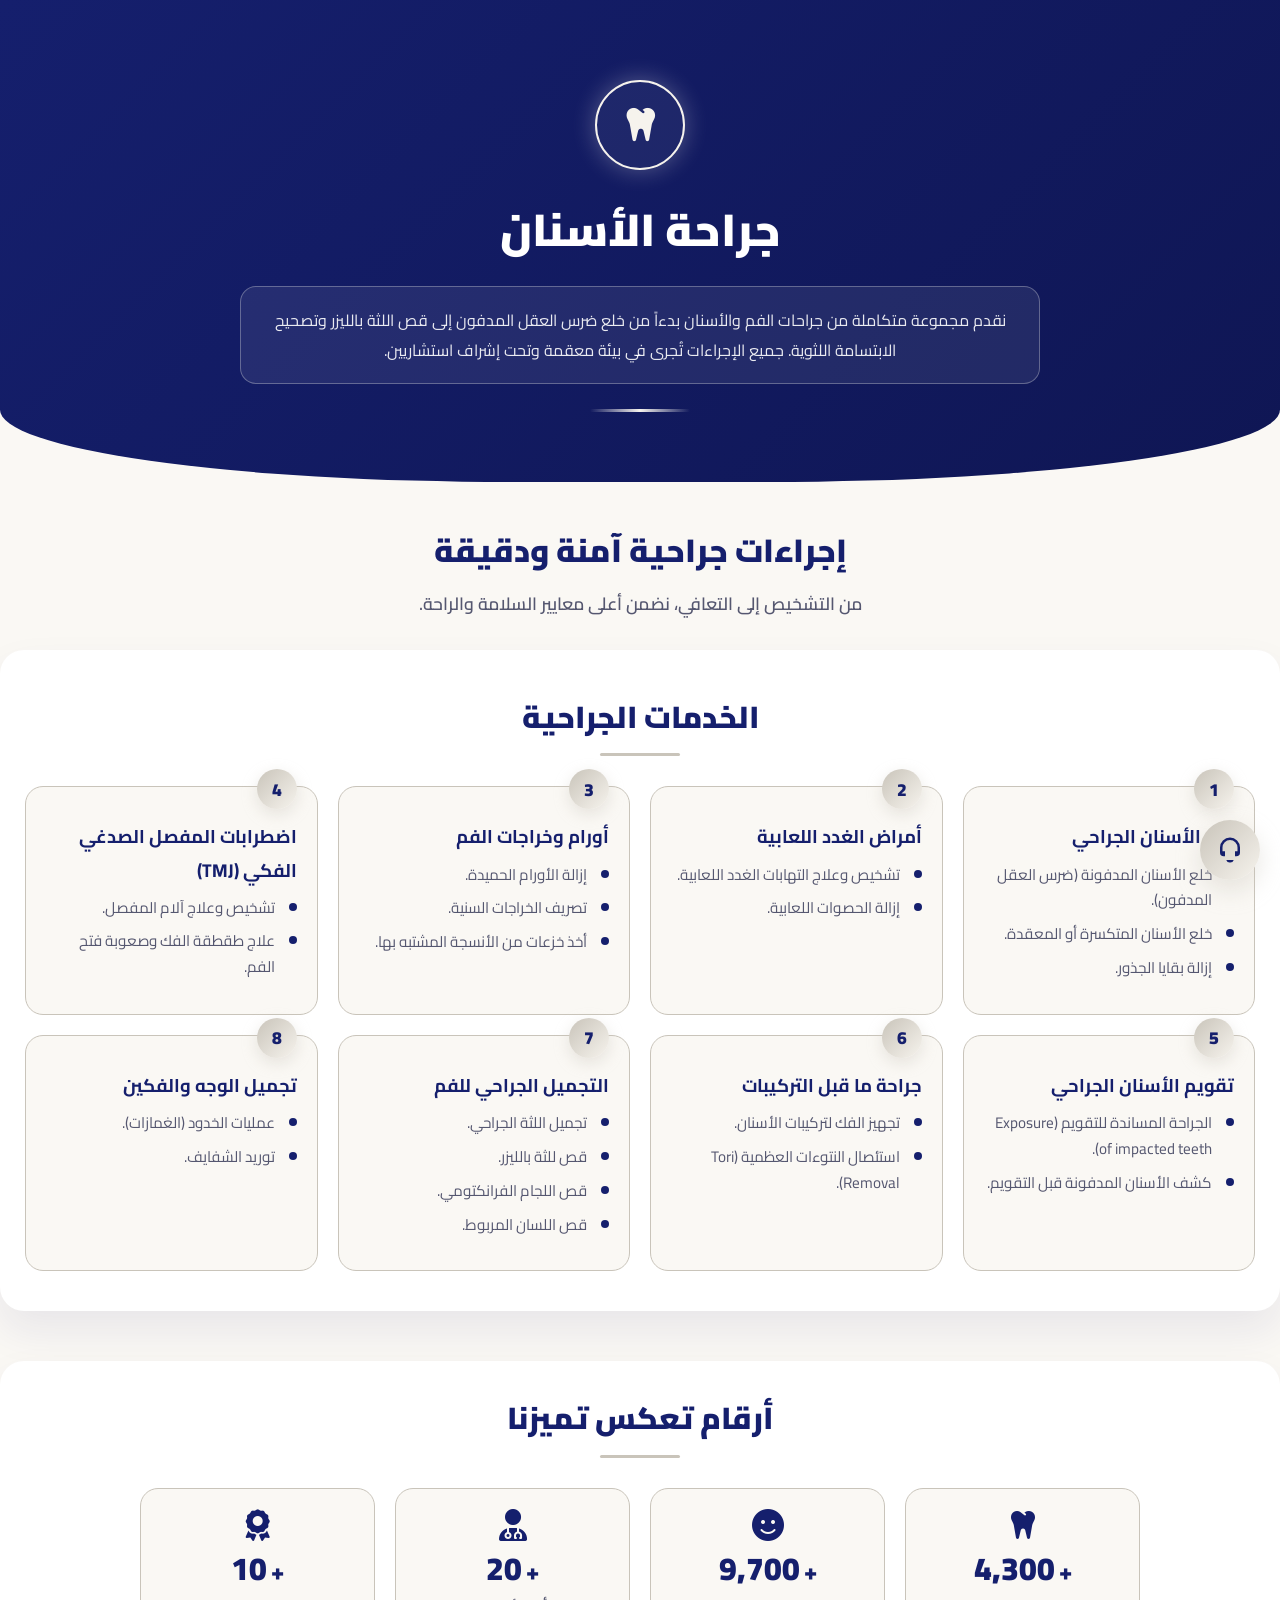
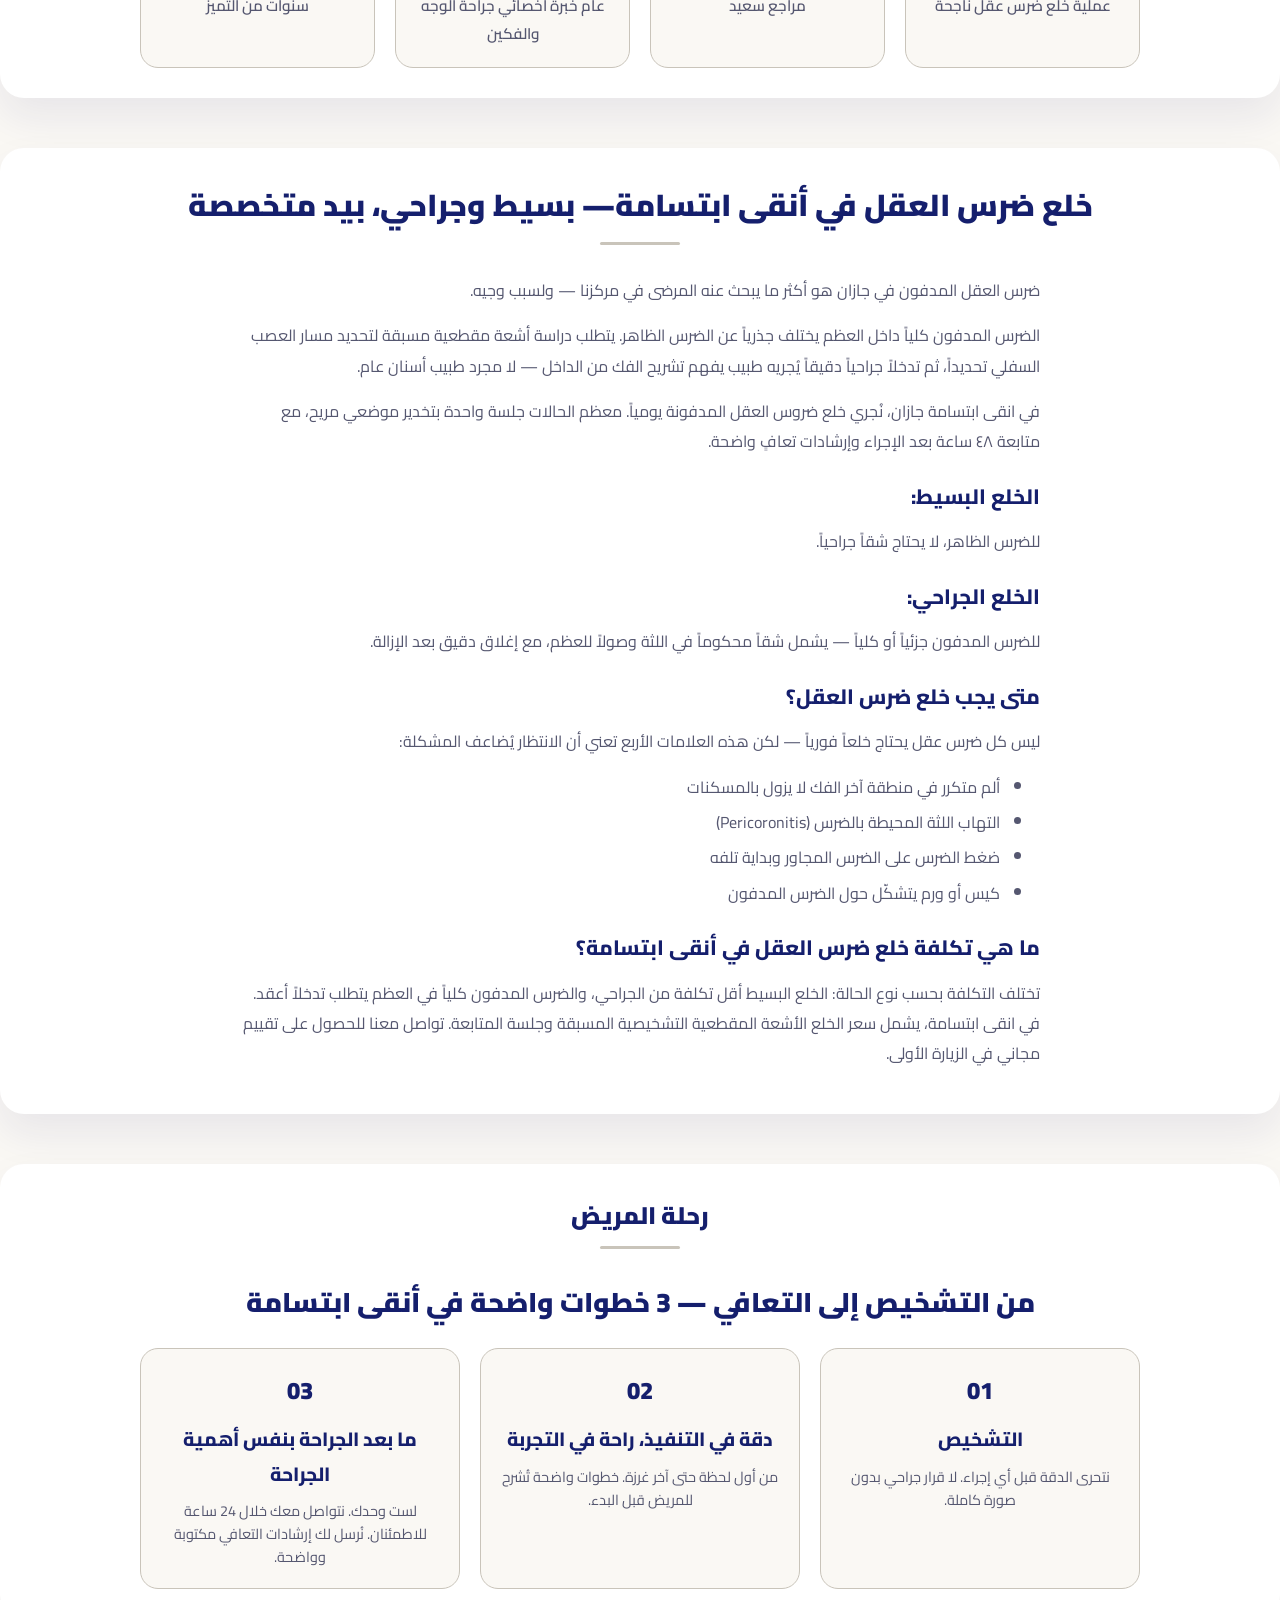
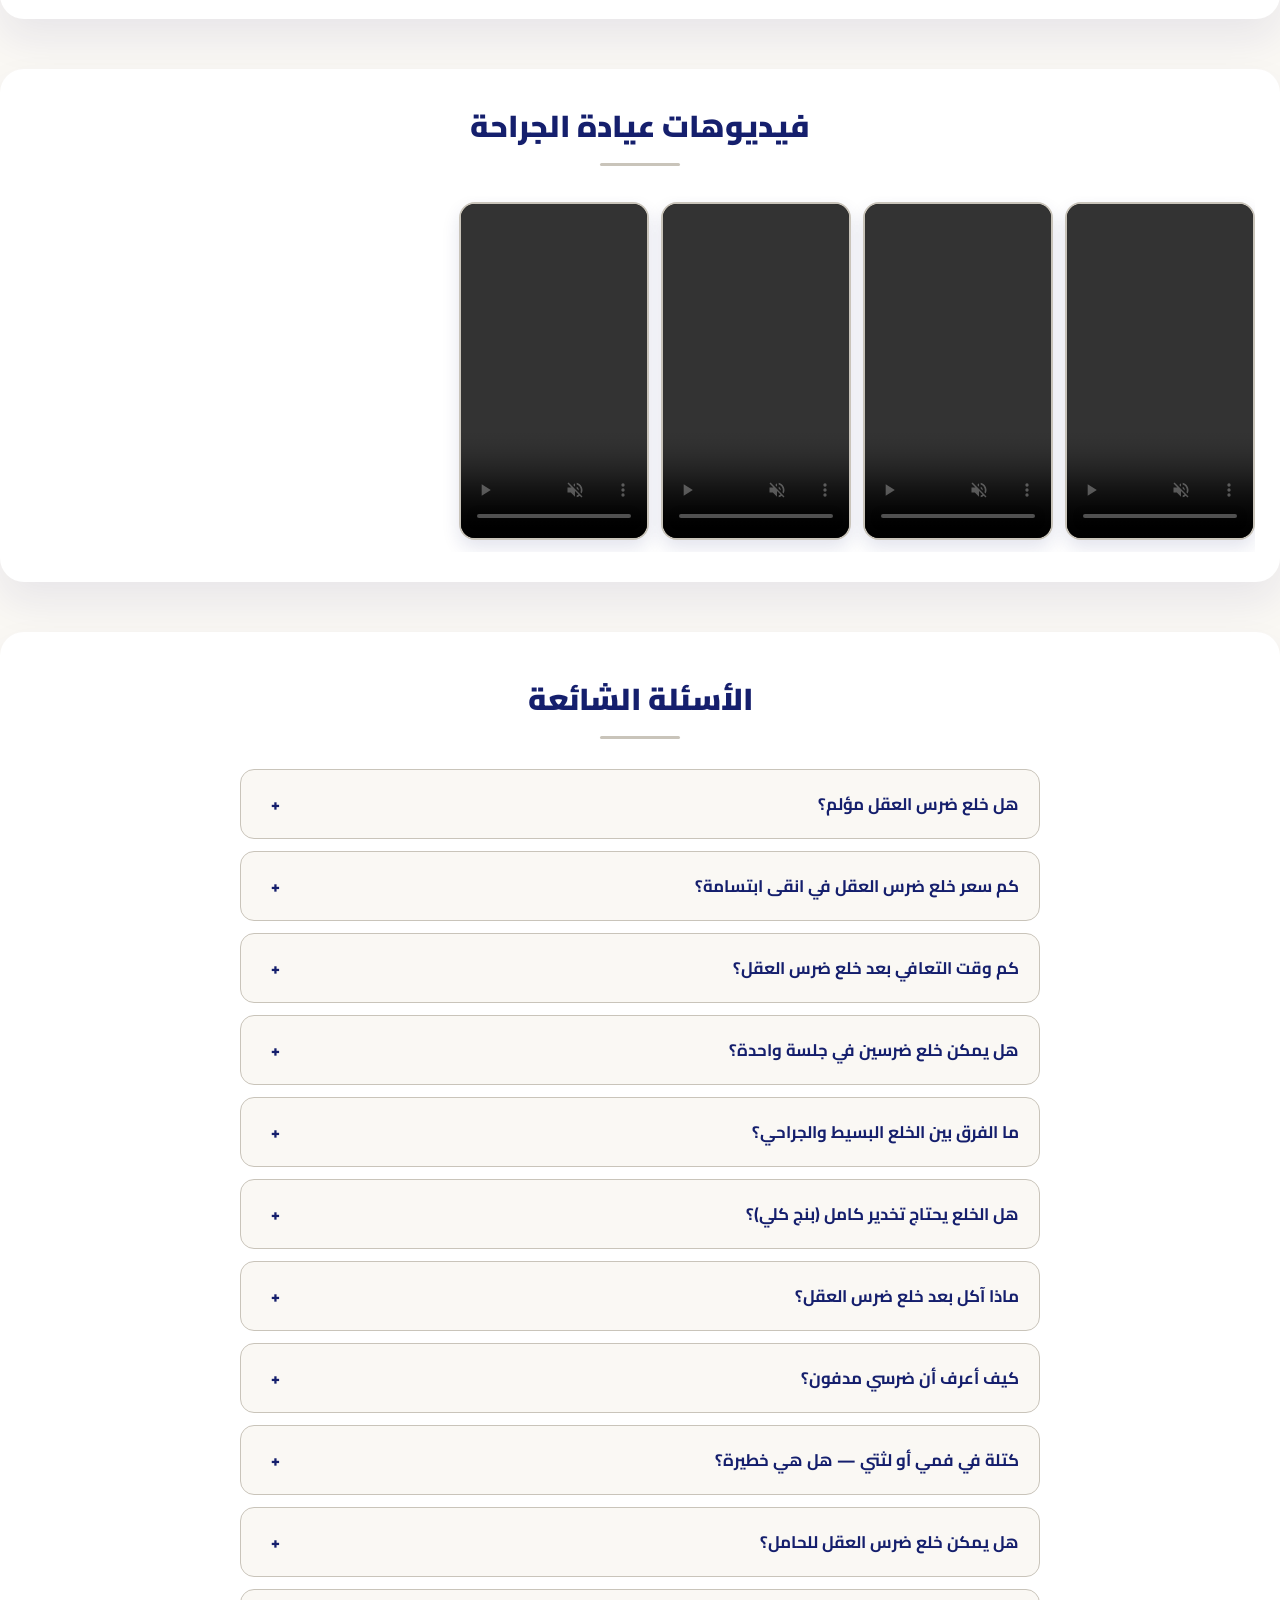
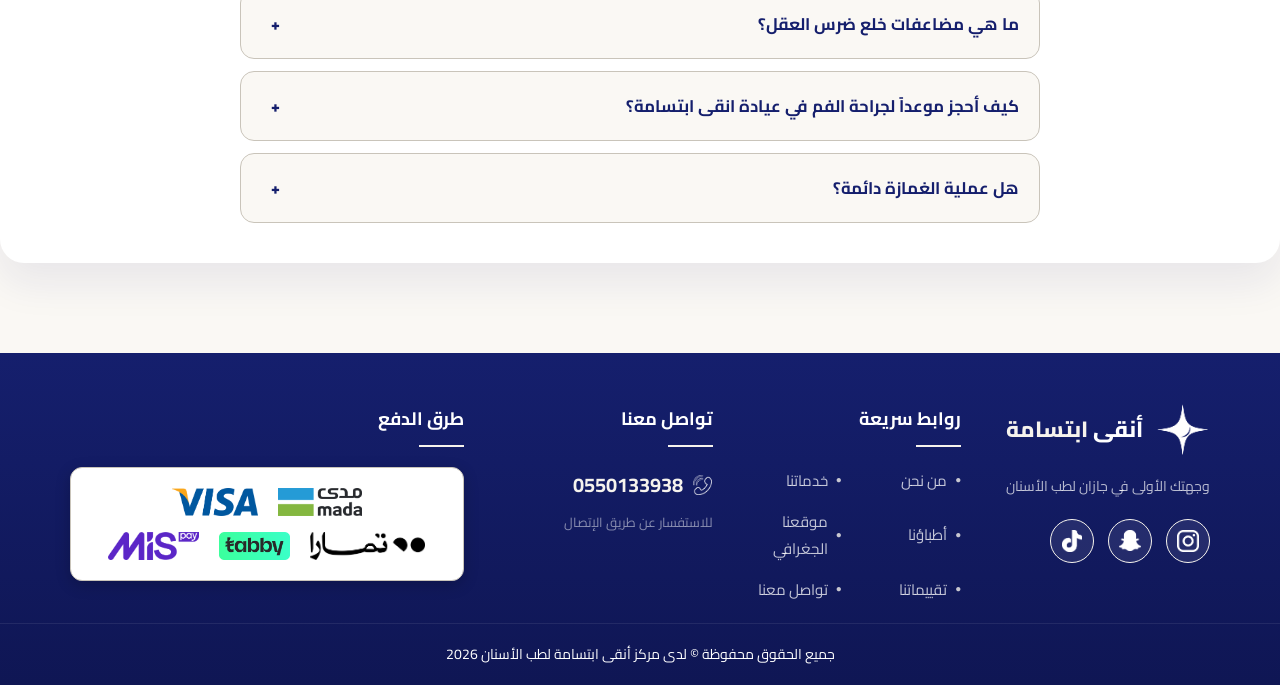
<file: oral-surgery.html>
<!DOCTYPE html>
<html lang="ar" dir="rtl">
<head>
    <meta charset="UTF-8">
    <meta name="viewport" content="width=device-width, initial-scale=1.0">
    <meta name="description" content="راحة الأسنان في عيادات أنقى ابتسامة - خلع ضرس العقل، قص اللثة بالليزر، استئصال الأكياس، وأمراض الغدد اللعابية ، وعمليات غمازات الخدود.">
    <title>جراحة الأسنان | عيادات أنقى ابتسامة</title>
    <link href="https://fonts.googleapis.com/css2?family=Tajawal:wght@400;600;700;800;900&display=swap" rel="stylesheet">      <!-- cod font -->
   <link href="https://fonts.googleapis.com/css2?family=Cairo:wght@400;600;700;800&display=swap" rel="stylesheet">
    <link rel="stylesheet" href="https://cdnjs.cloudflare.com/ajax/libs/font-awesome/6.4.0/css/all.min.css">
	<link rel="stylesheet" href="popup.css">
    <style>
        :root {
            --primary-blue: #151F6D;
            --secondary-blue: #0F1654;
            --accent-gold: #F6F3ED;
            --gold-light: #FAF8F4;
            --bg-color: #FAF8F4;
            --text-dark: #1a1a2e;
            --text-muted: #555770;
            --white: #ffffff;
            --shadow-elite: 0 20px 40px rgba(21, 31, 109, 0.08);
            --border-color: #C9C4BA;
        }
        * { margin: 0; padding: 0; box-sizing: border-box; }
        html, body {
            overflow-x: hidden !important;
            width: 100% !important;
            max-width: 100% !important;
            position: relative;
        }
        body { font-family: 'Cairo', sans-serif; background: var(--bg-color); color: var(--text-dark); direction: rtl; line-height: 1.8; font-size: 16px; }
        .container { max-width: 1200px; margin: 0 auto; padding: 0 20px; width: 100%; box-sizing: border-box; }
        .elite-hero { background: linear-gradient(135deg, var(--primary-blue), var(--secondary-blue)); color: var(--white); padding: 80px 20px 70px; text-align: center; position: relative; overflow: hidden; border-radius: 0 0 40% 40% / 0 0 15% 15%; }
        .hero-icon-box { width: 90px; height: 90px; background: rgba(255,255,255,0.05); border: 2px solid var(--accent-gold); border-radius: 50%; display: flex; align-items: center; justify-content: center; margin: 0 auto 20px; font-size: 38px; color: var(--accent-gold); box-shadow: 0 0 25px rgba(246,243,237,0.3); animation: floatIcon 3s ease-in-out infinite; }
        @keyframes floatIcon { 0%,100% { transform: translateY(0); } 50% { transform: translateY(-8px); } }
        .elite-hero h1 { font-size: 2.8rem; font-weight: 900; margin-bottom: 15px; }
        .intro-description { font-size: 1rem; color: rgba(255,255,255,0.9); max-width: 800px; margin: 0 auto; line-height: 1.9; background: rgba(255,255,255,0.08); padding: 18px 25px; border-radius: 16px; border: 1px solid rgba(246,243,237,0.3); word-wrap: break-word; overflow-wrap: break-word; }
        .gold-divider { width: 100px; height: 3px; background: linear-gradient(90deg, transparent, var(--accent-gold), transparent); margin: 25px auto 0; border-radius: 2px; }
        .main-wrapper { padding: 40px 0; width: 100%; max-width: 100%; box-sizing: border-box; }
        .external-journey-header { text-align: center; margin-bottom: 30px; }
        .external-journey-header h2 { font-size: 2rem; color: var(--primary-blue); font-weight: 900; margin-bottom: 8px; word-wrap: break-word; }
        .external-journey-header p { font-size: 1.1rem; color: var(--text-muted); font-weight: 600; word-wrap: break-word; }
        .section-title { text-align: center; font-size: 1.9rem; color: var(--primary-blue); margin-bottom: 30px; font-weight: 900; position: relative; padding-bottom: 12px; word-wrap: break-word; }
        .section-title::after { content: ''; position: absolute; bottom: 0; left: 50%; transform: translateX(-50%); width: 80px; height: 3px; background: var(--border-color); border-radius: 2px; }

        .journey-summary-section { background: var(--white); padding: 40px 25px; border-radius: 24px; box-shadow: var(--shadow-elite); margin-bottom: 50px; width: 100%; box-sizing: border-box; }
        .journey-grid { display: grid; grid-template-columns: repeat(auto-fit, minmax(280px, 1fr)); gap: 20px; }
        .journey-card { background: var(--bg-color); border: 1px solid var(--border-color); padding: 25px 20px; border-radius: 18px; position: relative; transition: all 0.3s ease; width: 100%; box-sizing: border-box; }
        .journey-card:hover { transform: translateY(-5px); border-color: var(--accent-gold); box-shadow: 0 15px 30px rgba(246,243,237,0.15); background: var(--white); }
        .journey-num { position: absolute; top: -18px; right: 20px; width: 40px; height: 40px; background: linear-gradient(135deg, #C9C4BA, #F6F3ED); color: var(--primary-blue); font-weight: 900; font-size: 1.1rem; border-radius: 50%; display: flex; align-items: center; justify-content: center; box-shadow: 0 5px 15px rgba(201,196,186,0.4); }
        .journey-card h4 { font-size: 1.15rem; color: var(--primary-blue); margin-top: 8px; margin-bottom: 8px; font-weight: 700; word-wrap: break-word; }

        /* === قائمة الخدمات النقطية === */
        .service-list { list-style: none; padding: 0; margin: 0; }
        .service-list li { position: relative; padding-right: 22px; margin-bottom: 8px; font-size: 0.95rem; color: var(--text-muted); line-height: 1.7; }
        .service-list li::before { content: ''; position: absolute; right: 0; top: 8px; width: 8px; height: 8px; background: var(--primary-blue); border-radius: 50%; box-shadow: 0 0 0 2px var(--gold-light); }

        /* ===== الإحصائيات ===== */
        .stats-section { background: var(--white); border-radius: 24px; box-shadow: var(--shadow-elite); padding: 30px 25px; margin-bottom: 50px; width: 100%; box-sizing: border-box; }
        .stats-grid { display: grid; grid-template-columns: repeat(4, 1fr); gap: 20px; max-width: 1000px; margin: 0 auto; text-align: center; }
        .stat-item { background: var(--bg-color); border: 1px solid var(--border-color); border-radius: 18px; padding: 20px 15px; transition: 0.3s; width: 100%; box-sizing: border-box; }
        .stat-item:hover { transform: translateY(-4px); border-color: var(--accent-gold); box-shadow: 0 8px 20px rgba(246,243,237,0.2); }
        .stat-icon { font-size: 2rem; color: var(--primary-blue); margin-bottom: 8px; }
        .stat-number { font-size: 2rem; font-weight: 900; color: var(--primary-blue); line-height: 1.2; display: flex; align-items: baseline; justify-content: center; gap: 4px; flex-wrap: wrap; }
        .stat-number .prefix, .stat-number .suffix { font-size: 1.5rem; color: var(--primary-blue); font-weight: 900; }
        .stat-label { font-size: 0.95rem; color: var(--text-muted); font-weight: 600; margin-top: 5px; word-wrap: break-word; }

        /* ===== مقال ضرس العقل ===== */
        .article-section { background: var(--white); border-radius: 24px; box-shadow: var(--shadow-elite); padding: 30px 25px; margin-bottom: 50px; width: 100%; box-sizing: border-box; }
        .article-section .article-title { font-size: 1.7rem; color: var(--primary-blue); font-weight: 900; text-align: center; margin-bottom: 20px; word-wrap: break-word; }
        .article-section .article-body { max-width: 800px; margin: 0 auto; font-size: 1rem; color: var(--text-muted); line-height: 1.9; word-wrap: break-word; }
        .article-section .article-body h4 { font-size: 1.3rem; color: var(--primary-blue); font-weight: 800; margin: 20px 0 10px; }
        .article-section .article-body p { margin-bottom: 15px; }
        .article-section .article-body ul { margin-right: 20px; margin-bottom: 15px; padding-right: 20px; }
        .article-section .article-body li { margin-bottom: 5px; }

        /* ===== رحلة المريض ===== */
        .journey-steps-grid { display: grid; grid-template-columns: repeat(auto-fit, minmax(250px, 1fr)); gap: 20px; max-width: 1000px; margin: 0 auto; }
        .journey-step-card { background: var(--bg-color); border: 1px solid var(--border-color); border-radius: 18px; padding: 20px; text-align: center; transition: 0.3s; width: 100%; box-sizing: border-box; }
        .journey-step-card:hover { transform: translateY(-4px); border-color: var(--accent-gold); box-shadow: 0 8px 20px rgba(246,243,237,0.2); }
        .journey-step-card .step-number { font-size: 1.5rem; font-weight: 900; color: var(--primary-blue); margin-bottom: 10px; }
        .journey-step-card h4 { font-size: 1.2rem; color: var(--primary-blue); font-weight: 800; margin-bottom: 8px; word-wrap: break-word; }
        .journey-step-card p { font-size: 0.9rem; color: var(--text-muted); line-height: 1.6; word-wrap: break-word; }

        /* ===== فيديوهات العيادة ===== */
        .clinic-videos-section { background: var(--white); border-radius: 24px; box-shadow: var(--shadow-elite); padding: 30px 25px; margin-bottom: 50px; width: 100%; box-sizing: border-box; }
        .videos-scroll { display: flex; gap: 12px; overflow-x: auto; padding: 6px 0 12px; scroll-behavior: smooth; -webkit-overflow-scrolling: touch; scrollbar-width: thin; scrollbar-color: var(--border-color) transparent; width: 100%; max-width: 100%; box-sizing: border-box; scroll-snap-type: x mandatory; }
        .videos-scroll::-webkit-scrollbar { height: 6px; }
        .videos-scroll::-webkit-scrollbar-thumb { background: var(--border-color); border-radius: 10px; }
        .videos-scroll::-webkit-scrollbar-track { background: transparent; }
        .video-item { flex: 0 0 190px; scroll-snap-align: center; border-radius: 16px; overflow: hidden; background: #000; box-shadow: 0 8px 18px rgba(21,31,109,0.12); transition: transform 0.3s ease; position: relative; aspect-ratio: 9 / 16; border: 2px solid var(--border-color); }
        .video-item:hover { transform: translateY(-2px) scale(1.02); border-color: var(--accent-gold); }
        .video-item video { width: 100%; height: 100%; display: block; object-fit: cover; }

        .faq-section { background: var(--white); padding: 40px 25px; border-radius: 24px; box-shadow: var(--shadow-elite); margin-bottom: 50px; width: 100%; box-sizing: border-box; }
        .faq-container { max-width: 800px; margin: 0 auto; display: flex; flex-direction: column; gap: 12px; }
        .faq-item { border: 1px solid var(--border-color); border-radius: 14px; overflow: hidden; transition: 0.3s; background: var(--bg-color); width: 100%; box-sizing: border-box; }
        .faq-item.active { border-color: var(--accent-gold); background: var(--white); box-shadow: 0 8px 20px rgba(0,0,0,0.04); }
        .faq-question { padding: 18px 20px; font-size: 1.05rem; font-weight: 700; color: var(--primary-blue); cursor: pointer; display: flex; justify-content: space-between; align-items: center; user-select: none; gap: 15px; background: none; border: none; width: 100%; text-align: right; font-family: inherit; word-wrap: break-word; }
        .faq-plus-icon { font-size: 16px; font-weight: 900; color: var(--primary-blue); width: 28px; height: 28px; display: flex; align-items: center; justify-content: center; transition: transform 0.3s ease; flex-shrink: 0; }
        .faq-item.active .faq-plus-icon { transform: rotate(45deg); color: var(--primary-blue); }
        .faq-answer { max-height: 0; overflow: hidden; padding: 0 20px; font-size: 0.95rem; color: var(--text-muted); line-height: 1.9; transition: all 0.35s ease; word-wrap: break-word; }
        .faq-item.active .faq-answer { max-height: 500px; padding: 0 20px 20px 20px; }

        .action-footer { text-align: center; padding: 10px 0; }
        .btn-elite-back { display: inline-flex; align-items: center; gap: 8px; background: var(--primary-blue); color: var(--white); padding: 10px 24px; border-radius: 30px; text-decoration: none; font-weight: 700; font-size: 0.95rem; transition: 0.3s; border: 1.5px solid var(--accent-gold); box-shadow: 0 5px 15px rgba(21,31,109,0.15); }
        .btn-elite-back:hover { background: var(--accent-gold); color: var(--primary-blue); transform: translateY(-3px); box-shadow: 0 8px 20px rgba(246,243,237,0.3); }

        /* FAB */
        .fab { position: fixed; bottom: 20px; right: 20px; z-index: 99999; width: 60px; height: 60px; pointer-events: none; }
        .fab-popup { position: absolute; bottom: 70px; right: 0; display: flex; flex-direction: column; align-items: center; pointer-events: none; width: 60px; }
        .fab-menu { display: none; flex-direction: column; gap: 10px; align-items: center; }
        .fab.open .fab-menu { display: flex; animation: fadeUp 0.3s cubic-bezier(0.16, 1, 0.3, 1); }
        .fab-item { pointer-events: auto; width: 50px; height: 50px; border-radius: 50%; background: var(--white); display: flex; align-items: center; justify-content: center; box-shadow: 0 8px 20px rgba(0,0,0,0.15); text-decoration: none; transition: 0.2s; position: relative; }
        .fab-item svg { width: 22px; height: 22px; }
        .fab-item:hover { transform: scale(1.1); }
        .fab-label { position: absolute; right: 55px; background: var(--primary-blue); color: var(--white); padding: 5px 12px; border-radius: 20px; white-space: nowrap; font-size: 11px; font-weight: 700; box-shadow: 0 5px 15px rgba(0,0,0,0.15); opacity: 0; visibility: hidden; transition: 0.25s; }
        .fab-item:hover .fab-label { opacity: 1; visibility: visible; right: 60px; }
        .fab-call { color: #C9C4BA; border: 2px solid #C9C4BA; } .fab-whatsapp { color: #25D366; border: 2px solid #25D366; } .fab-home { color: var(--primary-blue); border: 2px solid var(--primary-blue); } .fab-top { color: #F6F3ED; border: 2px solid #F6F3ED; }
        .fab-call:hover { background: #C9C4BA; color: var(--primary-blue); } .fab-whatsapp:hover { background: #25D366; color: #fff; } .fab-home:hover { background: var(--primary-blue); color: #fff; } .fab-top:hover { background: #F6F3ED; color: var(--primary-blue); }
        .fab-main { pointer-events: auto; width: 60px; height: 60px; border: none; border-radius: 50%; background: linear-gradient(135deg, #C9C4BA, #F6F3ED); display: flex; align-items: center; justify-content: center; cursor: pointer; box-shadow: 0 10px 25px rgba(201,196,186,0.4); animation: elitePulse 2s infinite; position: relative; z-index: 2; }
        .fab-main svg { width: 30px; height: 30px; fill: var(--primary-blue); }
        @keyframes fadeUp { 0% { opacity: 0; transform: translateY(15px); } 100% { opacity: 1; transform: translateY(0); } }
        @keyframes elitePulse { 0% { box-shadow: 0 0 0 0 rgba(201,196,186,0.7); } 70% { box-shadow: 0 0 0 15px rgba(201,196,186,0); } 100% { box-shadow: 0 0 0 0 rgba(201,196,186,0); } }

        /* تجاوب */
        @media (max-width: 900px) {
            .elite-hero { padding: 60px 15px 50px; }
            .elite-hero h1 { font-size: 2.2rem; }
            .hero-icon-box { width: 70px; height: 70px; font-size: 30px; }
            .intro-description { font-size: 0.9rem; padding: 15px 20px; }
            .external-journey-header h2 { font-size: 1.7rem; }
            .section-title { font-size: 1.6rem; }
            .journey-summary-section, .faq-section, .stats-section, .clinic-videos-section, .article-section { padding: 30px 20px; }
            .stats-grid { grid-template-columns: repeat(2, 1fr); gap: 15px; }
            .stat-number { font-size: 1.8rem; }
            .stat-number .prefix, .stat-number .suffix { font-size: 1.3rem; }
            .stat-icon { font-size: 1.8rem; }
            .video-item { flex: 0 0 55%; }
        }
        @media (max-width: 480px) {
            body { font-size: 15px; }
            .elite-hero { padding: 50px 15px 40px; }
            .elite-hero h1 { font-size: 1.9rem; }
            .hero-icon-box { width: 60px; height: 60px; font-size: 26px; }
            .intro-description { font-size: 0.85rem; }
            .external-journey-header h2 { font-size: 1.5rem; }
            .section-title { font-size: 1.4rem; }
            .journey-card { padding: 20px 15px; }
            .journey-card h4 { font-size: 1.05rem; }
            .service-list li { font-size: 0.9rem; padding-right: 18px; }
            .service-list li::before { width: 7px; height: 7px; top: 7px; }
            .faq-question { font-size: 0.95rem; padding: 15px; }
            .btn-elite-back { padding: 8px 20px; font-size: 0.9rem; }
            .stats-grid { gap: 10px; }
            .stat-number { font-size: 1.5rem; }
            .stat-number .prefix, .stat-number .suffix { font-size: 1.1rem; }
            .stat-label { font-size: 0.8rem; }
            .video-item { flex: 0 0 85%; }
            .article-section .article-title { font-size: 1.4rem; }
            .journey-steps-grid { grid-template-columns: 1fr; }
        }
    </style>
</head>
<body>
    <header class="elite-hero"><div class="container"><div class="hero-icon-box"><i class="fas fa-tooth"></i></div><h1>جراحة الأسنان</h1><div class="intro-description">نقدم مجموعة متكاملة من جراحات الفم والأسنان بدءاً من خلع ضرس العقل المدفون إلى قص اللثة بالليزر وتصحيح الابتسامة اللثوية. جميع الإجراءات تُجرى في بيئة معقمة وتحت إشراف استشاريين.</div><div class="gold-divider"></div></div></header>
    <main class="main-wrapper container">
        <div class="external-journey-header"><h2>إجراءات جراحية آمنة ودقيقة</h2><p>من التشخيص إلى التعافي، نضمن أعلى معايير السلامة والراحة.</p></div>

        <section class="journey-summary-section"><h3 class="section-title">الخدمات الجراحية</h3><div class="journey-grid">
            <div class="journey-card"><div class="journey-num">1</div><h4>خلع الأسنان الجراحي</h4><ul class="service-list"><li>خلع الأسنان المدفونة (ضرس العقل المدفون).</li><li>خلع الأسنان المتكسرة أو المعقدة.</li><li>إزالة بقايا الجذور.</li></ul></div>
            <div class="journey-card"><div class="journey-num">2</div><h4>أمراض الغدد اللعابية</h4><ul class="service-list"><li>تشخيص وعلاج التهابات الغدد اللعابية.</li><li>إزالة الحصوات اللعابية.</li></ul></div>
            <div class="journey-card"><div class="journey-num">3</div><h4>أورام وخراجات الفم</h4><ul class="service-list"><li>إزالة الأورام الحميدة.</li><li>تصريف الخراجات السنية.</li><li>أخذ خزعات من الأنسجة المشتبه بها.</li></ul></div>
            <div class="journey-card"><div class="journey-num">4</div><h4>اضطرابات المفصل الصدغي الفكي (TMJ)</h4><ul class="service-list"><li>تشخيص وعلاج آلام المفصل.</li><li>علاج طقطقة الفك وصعوبة فتح الفم.</li></ul></div>
            <div class="journey-card"><div class="journey-num">5</div><h4>تقويم الأسنان الجراحي</h4><ul class="service-list"><li>الجراحة المساندة للتقويم (Exposure of impacted teeth).</li><li>كشف الأسنان المدفونة قبل التقويم.</li></ul></div>
            <div class="journey-card"><div class="journey-num">6</div><h4>جراحة ما قبل التركيبات</h4><ul class="service-list"><li>تجهيز الفك لتركيبات الأسنان.</li><li>استئصال النتوءات العظمية (Tori Removal).</li></ul></div>
            <div class="journey-card"><div class="journey-num">7</div><h4>التجميل الجراحي للفم</h4><ul class="service-list"><li>تجميل اللثة الجراحي.</li><li>قص للثة بالليزر.</li><li>قص اللجام الفرانكتومي.</li><li>قص اللسان المربوط.</li></ul></div>
            <div class="journey-card"><div class="journey-num">8</div><h4>تجميل الوجه والفكين</h4><ul class="service-list"><li>عمليات الخدود (الغمازات).</li><li>توريد الشفايف.</li></ul></div>
        </div></section>

        <section class="stats-section" aria-label="إحصائيات جراحة الأسنان">
            <h3 class="section-title">أرقام تعكس تميزنا</h3>
            <div class="stats-grid">
                <div class="stat-item"><i class="fas fa-tooth stat-icon"></i><div class="stat-number"><span class="prefix">+</span><span class="counter" data-target="4300">0</span></div><p class="stat-label">عملية خلع ضرس عقل ناجحة</p></div>
                <div class="stat-item"><i class="fas fa-smile stat-icon"></i><div class="stat-number"><span class="prefix">+</span><span class="counter" data-target="9700">0</span></div><p class="stat-label">مراجع سعيد</p></div>
                <div class="stat-item"><i class="fas fa-user-md stat-icon"></i><div class="stat-number"><span class="prefix">+</span><span class="counter" data-target="20">0</span></div><p class="stat-label">عام خبرة أخصائي جراحة الوجه والفكين</p></div>
                <div class="stat-item"><i class="fas fa-award stat-icon"></i><div class="stat-number"><span class="prefix">+</span><span class="counter" data-target="10">0</span></div><p class="stat-label">سنوات من التميز</p></div>
            </div>
        </section>

        <section class="article-section">
            <h3 class="section-title">خلع ضرس العقل في أنقى ابتسامة— بسيط وجراحي، بيد متخصصة</h3>
            <div class="article-body">
                <p>ضرس العقل المدفون في جازان هو أكثر ما يبحث عنه المرضى في مركزنا — ولسبب وجيه.</p>
                <p>الضرس المدفون كلياً داخل العظم يختلف جذرياً عن الضرس الظاهر. يتطلب دراسة أشعة مقطعية مسبقة لتحديد مسار العصب السفلي تحديداً، ثم تدخلاً جراحياً دقيقاً يُجريه طبيب يفهم تشريح الفك من الداخل — لا مجرد طبيب أسنان عام.</p>
                <p>في انقى ابتسامة جازان، نُجري خلع ضروس العقل المدفونة يومياً. معظم الحالات جلسة واحدة بتخدير موضعي مريح، مع متابعة ٤٨ ساعة بعد الإجراء وإرشادات تعافٍ واضحة.</p>
                <h4>الخلع البسيط:</h4><p>للضرس الظاهر، لا يحتاج شقاً جراحياً.</p>
                <h4>الخلع الجراحي:</h4><p>للضرس المدفون جزئياً أو كلياً — يشمل شقاً محكوماً في اللثة وصولاً للعظم، مع إغلاق دقيق بعد الإزالة.</p>
                <h4>متى يجب خلع ضرس العقل؟</h4><p>ليس كل ضرس عقل يحتاج خلعاً فورياً — لكن هذه العلامات الأربع تعني أن الانتظار يُضاعف المشكلة:</p>
                <ul><li>ألم متكرر في منطقة آخر الفك لا يزول بالمسكنات</li><li>التهاب اللثة المحيطة بالضرس (Pericoronitis)</li><li>ضغط الضرس على الضرس المجاور وبداية تلفه</li><li>كيس أو ورم يتشكّل حول الضرس المدفون</li></ul>
                <h4>ما هي تكلفة خلع ضرس العقل في أنقى ابتسامة؟</h4><p>تختلف التكلفة بحسب نوع الحالة: الخلع البسيط أقل تكلفة من الجراحي، والضرس المدفون كلياً في العظم يتطلب تدخلاً أعقد. في انقى ابتسامة، يشمل سعر الخلع الأشعة المقطعية التشخيصية المسبقة وجلسة المتابعة. تواصل معنا للحصول على تقييم مجاني في الزيارة الأولى.</p>
            </div>
        </section>

        <section class="article-section">
            <h3 class="section-title" style="font-size:1.5rem;">رحلة المريض</h3>
            <h4 class="article-title">من التشخيص إلى التعافي — 3 خطوات واضحة في أنقى ابتسامة</h4>
            <div class="journey-steps-grid">
                <div class="journey-step-card"><div class="step-number">01</div><h4>التشخيص</h4><p>نتحرى الدقة قبل أي إجراء. لا قرار جراحي بدون صورة كاملة.</p></div>
                <div class="journey-step-card"><div class="step-number">02</div><h4>دقة في التنفيذ، راحة في التجربة</h4><p>من أول لحظة حتى آخر غرزة. خطوات واضحة تُشرح للمريض قبل البدء.</p></div>
                <div class="journey-step-card"><div class="step-number">03</div><h4>ما بعد الجراحة بنفس أهمية الجراحة</h4><p>لست وحدك. نتواصل معك خلال 24 ساعة للاطمئنان. نُرسل لك إرشادات التعافي مكتوبة وواضحة.</p></div>
            </div>
        </section>

        <section class="clinic-videos-section" aria-label="فيديوهات عيادة الجراحة">
            <h3 class="section-title">فيديوهات عيادة الجراحة</h3>
            <div class="videos-scroll" id="surgeryVideosScroll"></div>
        </section>

        <section class="faq-section" aria-labelledby="faq-title">
            <h3 class="section-title" id="faq-title">الأسئلة الشائعة</h3>
            <div class="faq-container" id="faq-container">
                <div class="faq-item" id="faq-0"><button class="faq-question" onclick="toggleFaq(0)"><span>هل خلع ضرس العقل مؤلم؟</span><div class="faq-plus-icon">+</div></button><div class="faq-answer"><p>لا، يتم تحت تخدير موضعي قوي مع مسكنات بعد العملية، وأغلب المرضى يصفون الألم بأنه محتمل ويختفي خلال أيام.</p></div></div>
                <div class="faq-item" id="faq-1"><button class="faq-question" onclick="toggleFaq(1)"><span>كم سعر خلع ضرس العقل في انقى ابتسامة؟</span><div class="faq-plus-icon">+</div></button><div class="faq-answer"><p>يختلف حسب نوع الخلع (بسيط أو جراحي) ومدى انطمار الضرس. يشمل السعر الأشعة المقطعية وجلسة المتابعة. تواصل معنا لتقييم مجاني.</p></div></div>
                <div class="faq-item" id="faq-2"><button class="faq-question" onclick="toggleFaq(2)"><span>كم وقت التعافي بعد خلع ضرس العقل؟</span><div class="faq-plus-icon">+</div></button><div class="faq-answer"><p>عادة من 3 إلى 7 أيام، مع اتباع تعليمات ما بعد الجراحة لتسريع الشفاء.</p></div></div>
                <div class="faq-item" id="faq-3"><button class="faq-question" onclick="toggleFaq(3)"><span>هل يمكن خلع ضرسين في جلسة واحدة؟</span><div class="faq-plus-icon">+</div></button><div class="faq-answer"><p>نعم، يمكن خلع ضرسين أو أكثر في جلسة واحدة إذا كانت الحالة الصحية تسمح بذلك، ويفضل أن يكونا في نفس الجهة لتسهيل التعافي.</p></div></div>
                <div class="faq-item" id="faq-4"><button class="faq-question" onclick="toggleFaq(4)"><span>ما الفرق بين الخلع البسيط والجراحي؟</span><div class="faq-plus-icon">+</div></button><div class="faq-answer"><p>البسيط للضرس الظاهر بدون شق جراحي، بينما الجراحي للضرس المدفون أو المتكسر ويتطلب شقاً في اللثة وربما إزالة جزء من العظم.</p></div></div>
                <div class="faq-item" id="faq-5"><button class="faq-question" onclick="toggleFaq(5)"><span>هل الخلع يحتاج تخدير كامل (بنج كلي)؟</span><div class="faq-plus-icon">+</div></button><div class="faq-answer"><p>معظم الحالات تُجرى بالتخدير الموضعي. التخدير الكامل يُستخدم فقط للحالات المعقدة أو المرضى القلقين جداً.</p></div></div>
                <div class="faq-item" id="faq-6"><button class="faq-question" onclick="toggleFaq(6)"><span>ماذا آكل بعد خلع ضرس العقل؟</span><div class="faq-plus-icon">+</div></button><div class="faq-answer"><p>يُنصح بتناول أطعمة لينة وباردة مثل الزبادي والمهلبية والشوربات، وتجنب الأطعمة الصلبة أو الساخنة في الأيام الأولى.</p></div></div>
                <div class="faq-item" id="faq-7"><button class="faq-question" onclick="toggleFaq(7)"><span>كيف أعرف أن ضرسي مدفون؟</span><div class="faq-plus-icon">+</div></button><div class="faq-answer"><p>قد لا تشعر بأعراض في البداية. الأعراض تشمل ألم في آخر الفك، تورم اللثة، صعوبة فتح الفم، أو رائحة فم كريهة. التشخيص يتم بالأشعة السينية.</p></div></div>
                <div class="faq-item" id="faq-8"><button class="faq-question" onclick="toggleFaq(8)"><span>كتلة في فمي أو لثتي — هل هي خطيرة؟</span><div class="faq-plus-icon">+</div></button><div class="faq-answer"><p>معظم الكتل حميدة مثل الخراجات أو الأورام الليفية، لكن يجب فحصها فوراً لاستبعاد أي حالة خطيرة. ننصح بزيارة تقييمية عاجلة.</p></div></div>
                <div class="faq-item" id="faq-9"><button class="faq-question" onclick="toggleFaq(9)"><span>هل يمكن خلع ضرس العقل للحامل؟</span><div class="faq-plus-icon">+</div></button><div class="faq-answer"><p>يفضل تأجيل الخلع غير الضروري لما بعد الولادة. في الحالات الطارئة، يمكن إجراؤه في الثلث الثاني من الحمل بحذر وتحت إشراف طبي.</p></div></div>
                <div class="faq-item" id="faq-10"><button class="faq-question" onclick="toggleFaq(10)"><span>ما هي مضاعفات خلع ضرس العقل؟</span><div class="faq-plus-icon">+</div></button><div class="faq-answer"><p>قد تشمل التورم، الألم، النزيف الخفيف، أو الالتهاب. المضاعفات الخطيرة نادرة جداً إذا اتبع المريض تعليمات الطبيب.</p></div></div>
                <div class="faq-item" id="faq-11"><button class="faq-question" onclick="toggleFaq(11)"><span>كيف أحجز موعداً لجراحة الفم في عيادة انقى ابتسامة؟</span><div class="faq-plus-icon">+</div></button><div class="faq-answer"><p>يمكنك الحجز بالاتصال على 0550133938 أو عبر واتساب، وسيتم تحديد موعد استشارة مع أخصائي الجراحة.</p></div></div>
                <div class="faq-item" id="faq-12"><button class="faq-question" onclick="toggleFaq(12)"><span>هل عملية الغمازة دائمة؟</span><div class="faq-plus-icon">+</div></button><div class="faq-answer"><p>نعم، لأنها ترتبط بالأنسجة الداخلية للخد، على عكس الأنواع المؤقتة التي تختفي بعد أسابيع.</p></div></div>
            </div>
        </section>
    </main>

    <div class="fab" id="fab"><div class="fab-popup"><div class="fab-menu">
        <a href="tel:0550133938" class="fab-item fab-call" aria-label="اتصل"><div class="fab-label">اتصل بنا</div><svg viewBox="0 0 24 24" fill="currentColor"><path d="M6.62 10.79a15.05 15.05 0 006.59 6.59l2.2-2.2a1 1 0 011-.24 11.7 11.7 0 003.67.59 1 1 0 011 1V20a1 1 0 01-1 1C10.3 21 3 13.7 3 4a1 1 0 011-1h3.47a1 1 0 011 1c0 1.27.2 2.5.59 3.67a1 1 0 01-.25 1.01z"/></svg></a>
        <a href="https://wa.me/966550133938" target="_blank" rel="noopener" class="fab-item fab-whatsapp" aria-label="واتساب"><div class="fab-label">راسلنا واتساب</div><svg viewBox="0 0 32 32" fill="currentColor"><path d="M16.01 3C8.83 3 3 8.74 3 15.83c0 2.5.73 4.82 1.98 6.79L3 29l6.57-1.92a13.08 13.08 0 006.44 1.66c7.18 0 13.01-5.74 13.01-12.83S23.19 3 16.01 3zm0 23.5a10.5 10.5 0 01-5.36-1.47l-.38-.22-3.89 1.14 1.16-3.78-.24-.39a10.34 10.34 0 01-1.58-5.45c0-5.73 4.72-10.39 10.53-10.39s10.53 4.66 10.53 10.39S21.82 26.5 16.01 26.5z"/><path d="M22.1 18.53c-.33-.16-1.96-.96-2.27-1.07-.3-.11-.52-.16-.74.16-.22.33-.85 1.07-1.05 1.29-.19.22-.39.24-.72.08-.33-.16-1.4-.5-2.66-1.58-.98-.87-1.64-1.95-1.83-2.28-.19-.33-.02-.5.14-.66.15-.15.33-.39.5-.58.16-.19.22-.33.33-.55.11-.22.05-.41-.03-.58-.08-.16-.74-1.78-1.01-2.43-.27-.65-.55-.56-.74-.57h-.63c-.22 0-.58.08-.88.41-.3.33-1.15 1.12-1.15 2.73s1.18 3.17 1.34 3.39c.16.22 2.32 3.52 5.62 4.94.78.33 1.39.53 1.87.68.79.25 1.5.22 2.07.13.63-.09 1.96-.8 2.24-1.57.27-.77.27-1.43.19-1.57-.08-.14-.3-.22-.63-.38z"/></svg></a>
        <a href="index.html" class="fab-item fab-home" aria-label="الرئيسية"><div class="fab-label">الرئيسية</div><svg viewBox="0 0 24 24" fill="currentColor"><path d="M12 3L2 12h3v8h6v-6h2v6h6v-8h3L12 3z"/></svg></a>
        <a href="#" class="fab-item fab-top" onclick="window.scrollTo({top:0,behavior:'smooth'});return false;" aria-label="للأعلى"><div class="fab-label">للأعلى</div><svg viewBox="0 0 24 24" fill="currentColor"><path d="M12 5l-7 7 1.4 1.4L11 8.8V20h2V8.8l4.6 4.6L19 12z"/></svg></a>
    </div></div><button class="fab-main" id="fabMain" aria-label="فتح القائمة"><svg viewBox="0 0 24 24"><path d="M12 2a8 8 0 00-8 8v4a3 3 0 003 3h1v-4H6v-3a6 6 0 1112 0v3h-2v4h1a3 3 0 003-3v-4a8 8 0 00-8-8zm-3 18a3 3 0 003 2 3 3 0 003-2H9z"/></svg></button></div>

    <script>
        if (history.scrollRestoration) history.scrollRestoration = 'manual';
        window.addEventListener('load', () => window.scrollTo(0,0));

        function toggleFaq(i){
            const items=document.querySelectorAll('.faq-item');
            const cur=document.getElementById(`faq-${i}`);
            const was=cur.classList.contains('active');
            items.forEach(el=>el.classList.remove('active'));
            if(!was) cur.classList.add('active');
            items.forEach(el=>{ const btn=el.querySelector('.faq-question'); if(btn) btn.setAttribute('aria-expanded', el.classList.contains('active')); });
        }

        document.addEventListener('DOMContentLoaded',()=>{
            const fab=document.getElementById('fab'),fabMain=document.getElementById('fabMain');
            if(fab&&fabMain){
                fabMain.addEventListener('click',e=>{ e.stopPropagation(); fab.classList.toggle('open'); });
                document.addEventListener('click',e=>{ if(!fab.contains(e.target)) fab.classList.remove('open'); });

                // إغلاق القائمة تلقائيًا عند النقر على أي خيار داخلي
                document.querySelectorAll('.fab-item').forEach(item => {
                    item.addEventListener('click', function() {
                        fab.classList.remove('open');
                    });
                });
            }

            const scrollContainer = document.getElementById('surgeryVideosScroll');
            const videosData = [
                { src: 'img/surgery-video1.mp4' },
                { src: 'img/surgery-video2.mp4' },
                { src: 'img/surgery-video3.mp4' },
                { src: 'img/surgery-video4.mp4' }                
            ];
            videosData.forEach(data => {
                const item = document.createElement('div');
                item.className = 'video-item';
                item.innerHTML = `<video controls muted loop playsinline controlsList="nodownload" disablePictureInPicture><source src="${data.src}" type="video/mp4"></video>`;
                scrollContainer.appendChild(item);
            });
            const allVideos = scrollContainer.querySelectorAll('video');
            allVideos.forEach(video => {
                video.addEventListener('play', () => {
                    allVideos.forEach(other => { if (other !== video) other.pause(); });
                });
            });

            const counters = document.querySelectorAll('.counter');
            const animateCounter = (element) => {
                const target = parseInt(element.dataset.target);
                const duration = 2000;
                const startTime = performance.now();
                function update(currentTime) {
                    const elapsed = currentTime - startTime;
                    const progress = Math.min(elapsed / duration, 1);
                    const eased = 1 - Math.pow(1 - progress, 3);
                    element.textContent = Math.floor(eased * target).toLocaleString('en-US');
                    if (progress < 1) { requestAnimationFrame(update); } else { element.textContent = target.toLocaleString('en-US'); }
                }
                requestAnimationFrame(update);
            };
            const statsObserver = new IntersectionObserver((entries) => {
                entries.forEach(entry => {
                    if (entry.isIntersecting) {
                        counters.forEach(counter => animateCounter(counter));
                        statsObserver.disconnect();
                    }
                });
            }, { threshold: 0.3 });
            const statsSection = document.querySelector('.stats-section');
            if (statsSection) statsObserver.observe(statsSection);
        });
    </script>

    <footer class="main-footer">
        <div class="footer-container">
            <div class="footer-col footer-col-brand">
                <div class="footer-logo" onclick="window.location.href='index.html'" style="cursor:pointer;">
                    <img src="img/logo.png" alt="شعار أنقى ابتسامة">
                    <div class="footer-logo-text">أنقى <span>ابتسامة</span></div>
                </div>
                <p class="footer-desc">وجهتك الأولى في جازان لطب الأسنان</p>
                <div class="footer-social">
                    <a href="https://www.instagram.com/puresmile.sa?igsi=NHB1NXFkeXFqZ3Rq" target="_blank" rel="noopener"><img src="img/instagram-icon.png" alt="انستقرام"></a>
                    <a href="https://www.snapchat.com/add/puresmile.sa?share_id=ygteCfX5opY&locale=ar-SA-u-nu-latn" target="_blank" rel="noopener"><img src="img/snapchat-icon.png" alt="سناب شات"></a>
                    <a href="https://www.tiktok.com/@puresmile.sa?_r=1&_t=ZS-99I24P1m4Z7" target="_blank" rel="noopener"><img src="img/tiktok-icon.png" alt="تيك توك"></a>
                </div>
            </div>
            <div class="footer-col">
                <h4 class="footer-heading">روابط سريعة</h4>
                <div class="footer-links-grid">
                    <a href="about-us.html">من نحن</a>
                    <a href="index.html#services">خدماتنا</a>
                    <a href="index.html#doctors">أطباؤنا</a>
                    <a href="https://maps.app.goo.gl/JumxBdYUWkNzksq97" target="_blank">موقعنا الجغرافي</a>
                    <a href="index.html#reviews">تقييماتنا</a>
                    <a href="contact.html">تواصل معنا</a>
                </div>
            </div>
            <div class="footer-col footer-col-contact">
                <h4 class="footer-heading">تواصل معنا</h4>
                <a href="tel:0550133938" class="footer-phone"><img src="img/phone-icon.png" alt="اتصال" style="width:20px; height:20px; object-fit:contain; filter: brightness(0) invert(1);">0550133938</a>
                <p class="footer-contact-note">للاستفسار عن طريق الإتصال</p>
            </div>
            <div class="footer-col footer-col-payment">
                <h4 class="footer-heading">طرق الدفع</h4>
                <div class="payment-bar">
                    <div class="payment-icons payment-icons-desktop">
                        <div class="payment-row"><img src="img/mada.png" alt="مدى"><img src="img/visa.png" alt="فيزا"></div>
                        <div class="payment-row"><img src="img/tamara.png" alt="تمارا"><img src="img/tabby.png" alt="التابي"><img src="img/mis.png" alt="MIS"></div>
                    </div>
                    <div class="payment-icons-mobile">
                        <div class="icons-row"><img src="img/mada.png" alt="مدى"><img src="img/visa.png" alt="فيزا"></div>
                        <div class="icons-row"><img src="img/tamara.png" alt="تمارا"><img src="img/tabby.png" alt="التابي"><img src="img/mis.png" alt="MIS"></div>
                    </div>
                </div>
            </div>
        </div>
        <div class="footer-bottom"><p>جميع الحقوق محفوظة &copy; لدى مركز أنقى ابتسامة لطب الأسنان 2026</p></div>
    </footer>
    <style>
        .main-footer { background: linear-gradient(180deg, #151F6D 0%, #0F1654 100%); color: #ffffff; font-family: 'Cairo', sans-serif; padding-top: 10px; }
        .footer-container { max-width: 1200px; margin: 0 auto; padding: 40px 30px 20px; display: grid; grid-template-columns: 1fr 1fr 1fr 1.8fr; gap: 30px; }
        .footer-logo { display: flex; align-items: center; gap: 12px; margin-bottom: 16px; }
        .footer-logo img { width: 55px; height: 55px; object-fit: contain; }
        .footer-logo-text { font-size: 22px; font-weight: 800; color: #ffffff; }
        .footer-logo-text span { color: #F6F3ED; }
        .footer-desc { font-size: 14px; color: rgba(255,255,255,0.7); line-height: 1.8; margin-bottom: 20px; }
        .footer-social { display: flex; gap: 14px; }
        .footer-social a { display: flex; align-items: center; justify-content: center; width: 44px; height: 44px; border-radius: 50%; background: rgba(255,255,255,0.08); transition: 0.3s; border: 1px solid #F6F3ED; }
        .footer-social a:hover { background: #F6F3ED; transform: translateY(-3px); border-color: #F6F3ED; }
        .footer-social img { width: 22px; height: 22px; object-fit: contain; filter: brightness(0) invert(1); }
        .footer-heading { font-size: 18px; font-weight: 700; color: #ffffff; margin-bottom: 20px; position: relative; padding-bottom: 12px; }
        .footer-heading::after { content: ''; position: absolute; bottom: 0; right: 0; width: 45px; height: 2px; background: #F6F3ED; }
        .footer-links-grid { display: grid; grid-template-columns: 1fr 1fr; gap: 14px 20px; }
        .footer-links-grid a { color: rgba(255,255,255,0.75); text-decoration: none; font-size: 15px; transition: 0.3s; display: flex; align-items: center; gap: 8px; }
        .footer-links-grid a::before { content: '●'; color: #F6F3ED; font-size: 10px; flex-shrink: 0; opacity: 0.8; }
        .footer-links-grid a:hover { color: #F6F3ED; transform: translateX(-6px); }
        .footer-phone { display: inline-flex; align-items: center; gap: 10px; color: #F6F3ED; font-size: 20px; font-weight: 700; text-decoration: none; transition: 0.3s; margin-bottom: 8px; }
        .footer-phone:hover { color: #ffffff; }
        .footer-contact-note { font-size: 13px; color: rgba(255,255,255,0.5); margin: 0; }
        .footer-col-payment .payment-bar { background: rgba(255,255,255,1); backdrop-filter: blur(10px); -webkit-backdrop-filter: blur(10px); border: 1px solid #C9C4BA; border-radius: 12px; padding: 20px 15px; display: flex; flex-direction: column; align-items: center; gap: 16px; box-shadow: 0 4px 15px rgba(0,0,0,0.2); width: 100%; overflow: hidden; box-sizing: border-box; }
        .payment-icons-desktop { display: flex; flex-direction: column; gap: 16px; width: 100%; }
        .payment-row { display: flex; justify-content: center; align-items: center; gap: 20px; flex-wrap: wrap; }
        .payment-row img { height: 28px; width: auto; object-fit: contain; max-width: 100%; }
        .payment-icons-mobile { display: none; }
        .footer-bottom { border-top: 1px solid rgba(255,255,255,0.08); padding: 18px 30px; text-align: center; width: 100%; box-sizing: border-box; }
        .footer-bottom p { color: #ffffff; font-size: 14px; margin: 0; white-space: nowrap; direction: rtl; text-align: center; width: 100%; max-width: 100%; overflow: hidden; text-overflow: ellipsis; }
        @media (max-width: 1000px) { .footer-container { grid-template-columns: repeat(2, 1fr); gap: 25px; } .footer-col-payment { grid-column: span 2; } .footer-col-payment .payment-bar { max-width: 500px; margin: 0 auto; } }
        @media (max-width: 600px) { .footer-container { grid-template-columns: 1fr; text-align: center; } .footer-col-payment { grid-column: span 1; } .footer-logo { justify-content: center; } .footer-social { justify-content: center; } .footer-heading::after { right: 50%; transform: translateX(50%); } .footer-links-grid { justify-items: center; } .footer-phone { justify-content: center; } .payment-bar { width: 100%; max-width: 100%; } .payment-icons-desktop { display: none; } .payment-icons-mobile { display: flex; flex-direction: column; align-items: center; gap: 1.5rem; width: 100%; } .icons-row { display: flex; justify-content: center; align-items: center; gap: 2rem; flex-wrap: wrap; } .payment-icons-mobile img { height: 26px; width: auto; object-fit: contain; max-width: 100%; } .footer-bottom p { font-size: 12px; white-space: normal; line-height: 1.6; } }
        @media (max-width: 360px) { .payment-icons-mobile .icons-row { gap: 1rem; } .payment-icons-mobile img { height: 22px; } .footer-bottom p { font-size: 10px; } }
    </style>
	<script src="popup.js"></script>
</body>
</html>
</file>
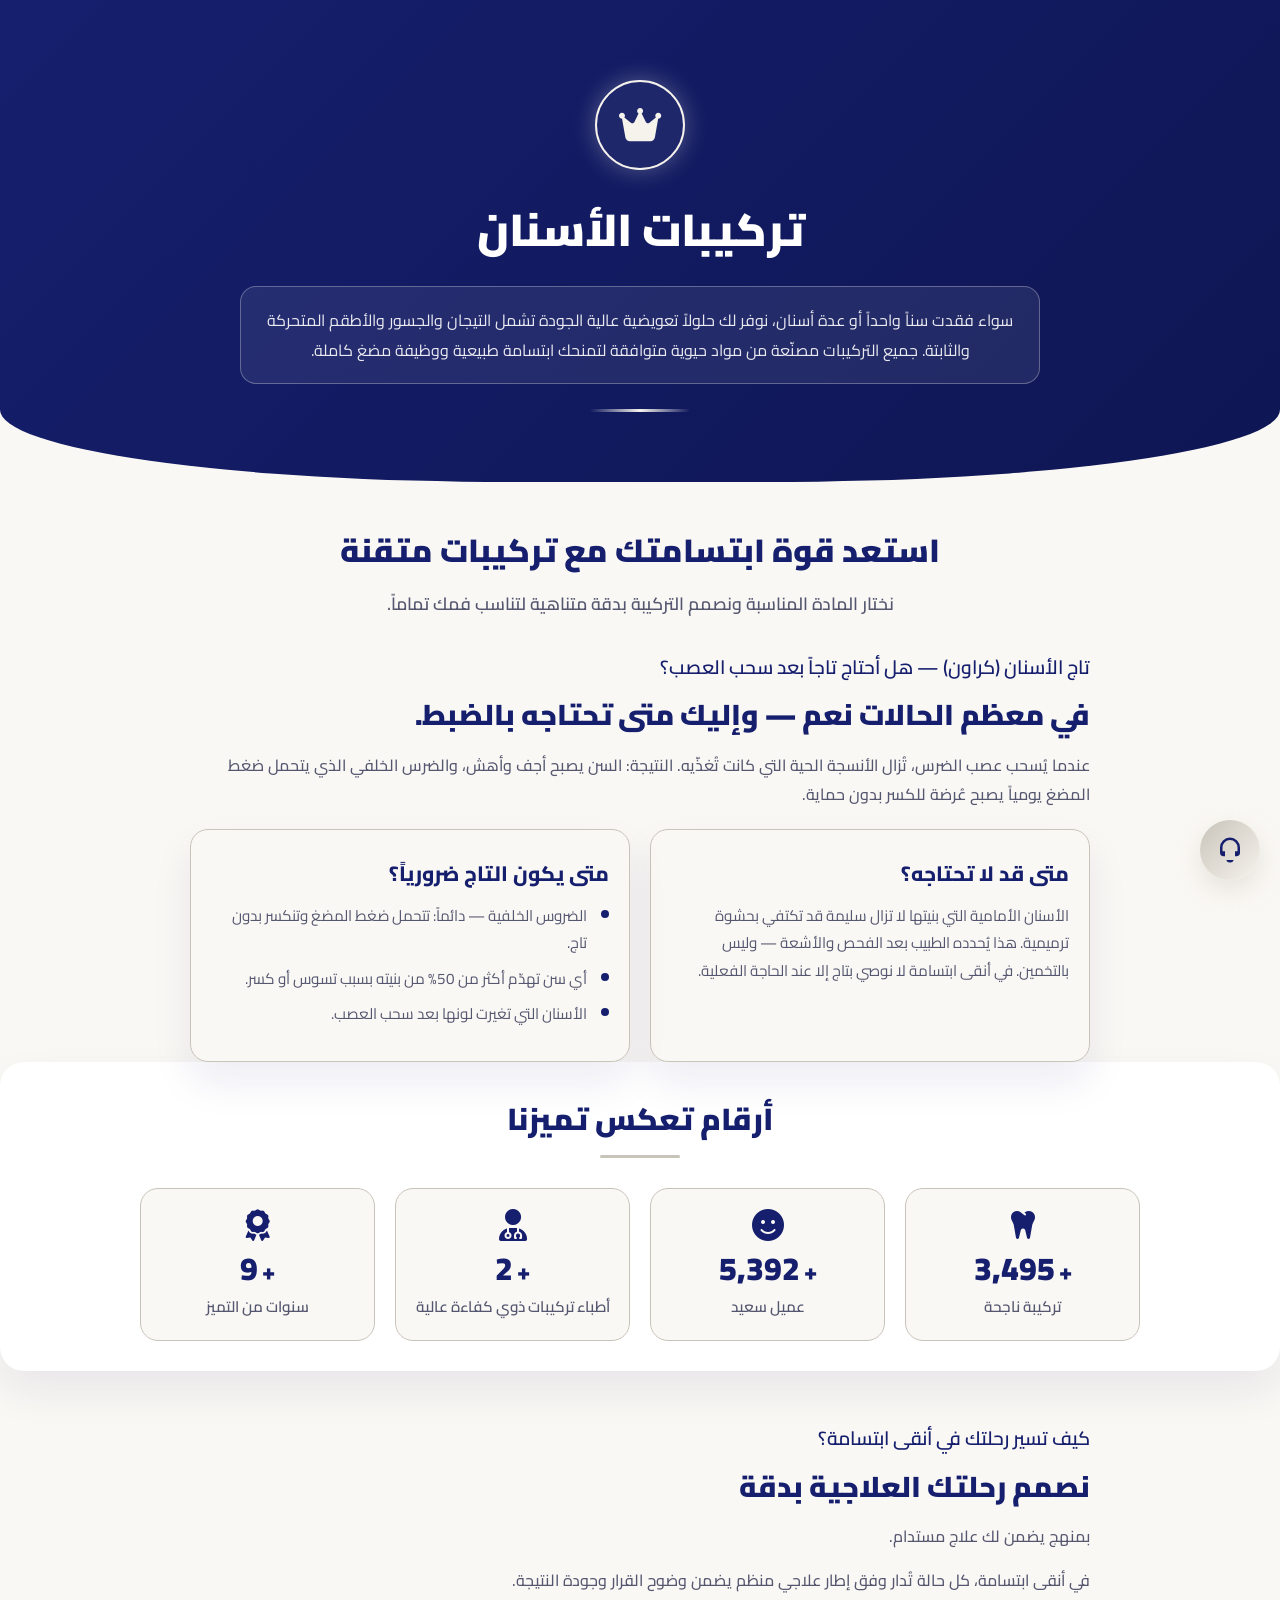
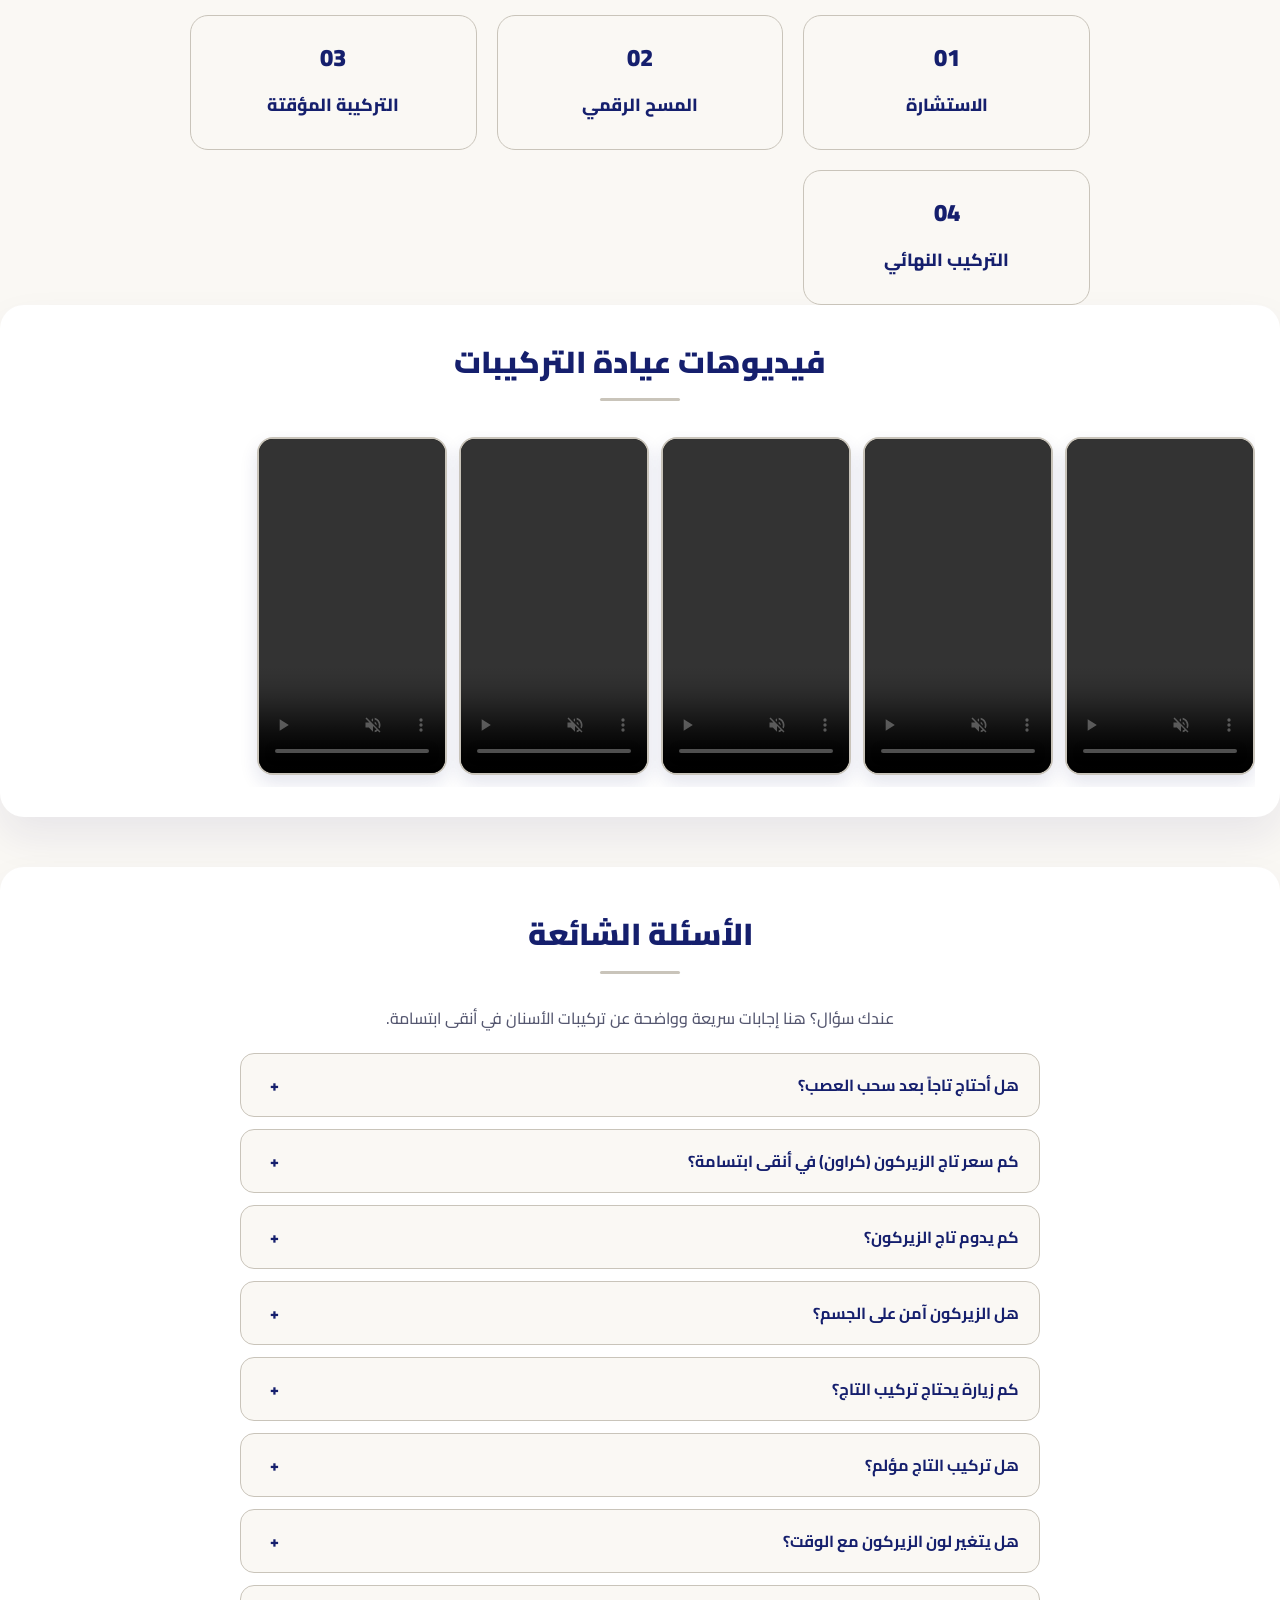
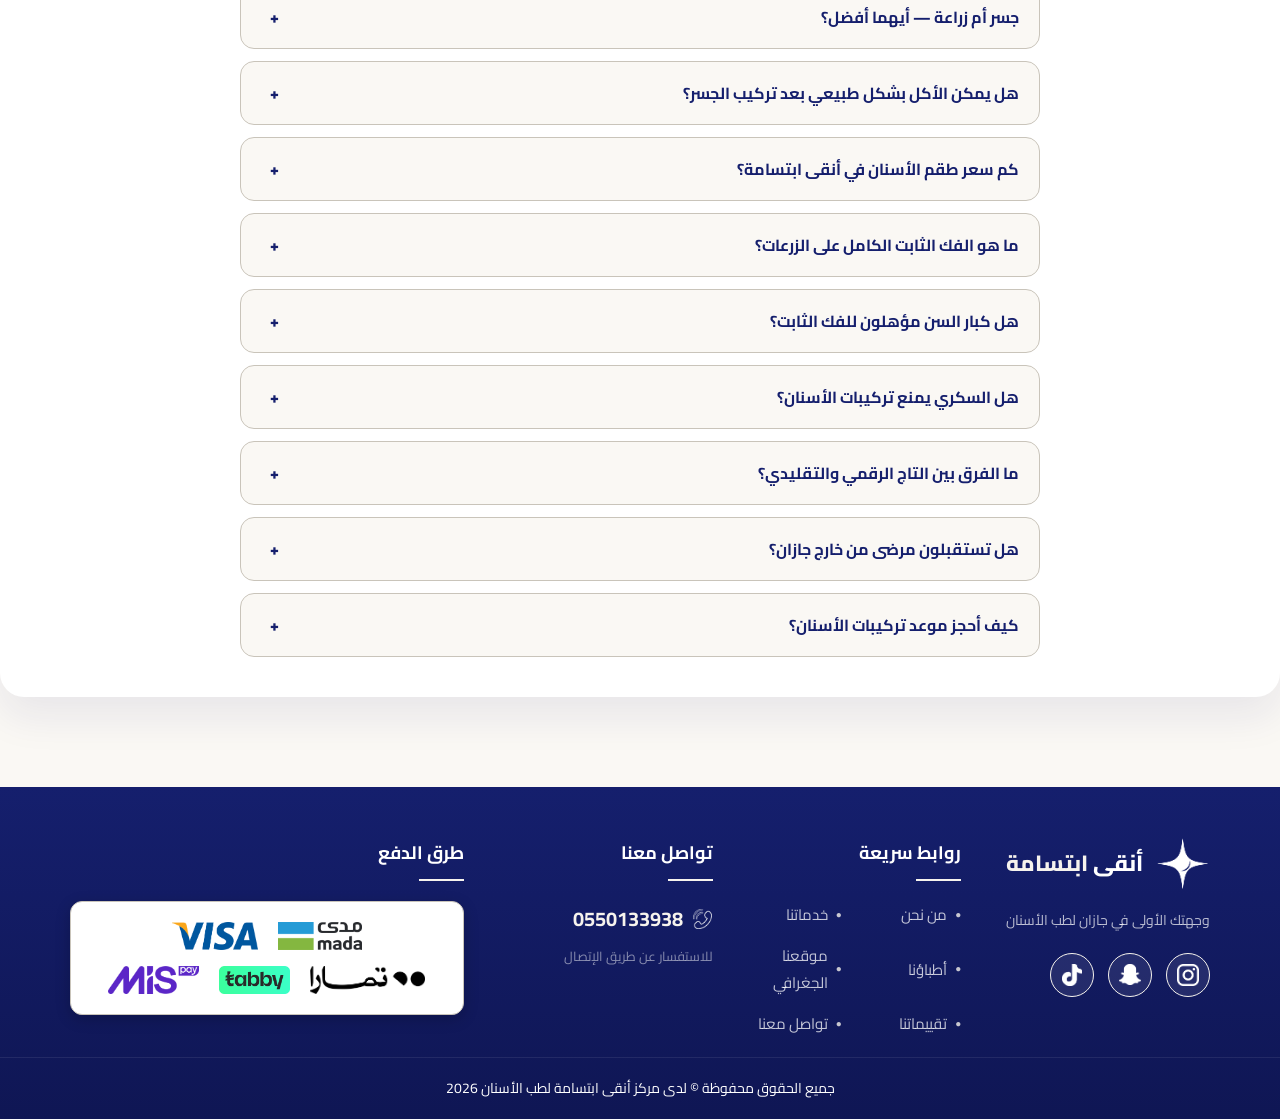
<file: prosthodontics.html>
<!DOCTYPE html>
<html lang="ar" dir="rtl">
<head>
    <meta charset="UTF-8">
    <meta name="viewport" content="width=device-width, initial-scale=1.0">
    <meta name="description" content="تركيبات الأسنان في عيادات أنقى ابتسامة - تيجان زيركون، جسور، أطقم متحركة وثابتة.">
    <title>تركيبات الأسنان | عيادات أنقى ابتسامة</title>
     <link href="https://fonts.googleapis.com/css2?family=Tajawal:wght@400;600;700;800;900&display=swap" rel="stylesheet">
   <link href="https://fonts.googleapis.com/css2?family=Cairo:wght@400;600;700;800&display=swap" rel="stylesheet">
    <link rel="stylesheet" href="https://cdnjs.cloudflare.com/ajax/libs/font-awesome/6.4.0/css/all.min.css">
	<link rel="stylesheet" href="popup.css">
    <style>
        :root {
            --primary-blue: #151F6D;
            --secondary-blue: #0F1654;
            --accent-gold: #F6F3ED;
            --gold-light: #FAF8F4;
            --bg-color: #FAF8F4;
            --text-dark: #1a1a2e;
            --text-muted: #555770;
            --white: #ffffff;
            --shadow-elite: 0 20px 40px rgba(21, 31, 109, 0.08);
            --border-color: #C9C4BA;
        }
        * { margin: 0; padding: 0; box-sizing: border-box; }
        html, body {
            overflow-x: hidden !important;
            width: 100% !important;
            max-width: 100% !important;
            position: relative;
        }
        body { font-family: 'Cairo', sans-serif; background: var(--bg-color); color: var(--text-dark); direction: rtl; line-height: 1.8; font-size: 16px; }
        .container { max-width: 1200px; margin: 0 auto; padding: 0 20px; width: 100%; box-sizing: border-box; }
        .elite-hero {
            background: linear-gradient(135deg, var(--primary-blue), var(--secondary-blue));
            color: var(--white);
            padding: 80px 20px 70px;
            text-align: center;
            position: relative;
            overflow: hidden; /* إزالة clip-path نهائياً */
            border-radius: 0 0 40% 40% / 0 0 15% 15%; /* شكل بيضاوي سفلي */
        }
        .hero-icon-box { width: 90px; height: 90px; background: rgba(255,255,255,0.05); border: 2px solid var(--accent-gold); border-radius: 50%; display: flex; align-items: center; justify-content: center; margin: 0 auto 20px; font-size: 38px; color: var(--accent-gold); box-shadow: 0 0 25px rgba(246,243,237,0.3); animation: floatIcon 3s ease-in-out infinite; }
        @keyframes floatIcon { 0%,100% { transform: translateY(0); } 50% { transform: translateY(-8px); } }
        .elite-hero h1 { font-size: 2.8rem; font-weight: 900; margin-bottom: 15px; }
        .intro-description { font-size: 1rem; color: rgba(255,255,255,0.9); max-width: 800px; margin: 0 auto; line-height: 1.9; background: rgba(255,255,255,0.08); padding: 18px 25px; border-radius: 16px; border: 1px solid rgba(246,243,237,0.3); word-wrap: break-word; }
        .gold-divider { width: 100px; height: 3px; background: linear-gradient(90deg, transparent, var(--accent-gold), transparent); margin: 25px auto 0; border-radius: 2px; }
        .main-wrapper { padding: 40px 0; width: 100%; max-width: 100%; box-sizing: border-box; }
        .external-journey-header { text-align: center; margin-bottom: 30px; }
        .external-journey-header h2 { font-size: 2rem; color: var(--primary-blue); font-weight: 900; margin-bottom: 8px; }
        .external-journey-header p { font-size: 1.1rem; color: var(--text-muted); font-weight: 600; }
        .section-title { text-align: center; font-size: 1.9rem; color: var(--primary-blue); margin-bottom: 30px; font-weight: 900; position: relative; padding-bottom: 12px; word-wrap: break-word; }
        .section-title::after { content: ''; position: absolute; bottom: 0; left: 50%; transform: translateX(-50%); width: 80px; height: 3px; background: var(--border-color); border-radius: 2px; }

        /* === تنسيقات عامة === */
        .align-right-title {
            text-align: right;
            font-size: 1.2rem;
            color: var(--primary-blue);
            font-weight: 600;
            margin-bottom: 5px;
            max-width: 900px;
            margin-right: auto;
            margin-left: auto;
        }
        .bold-title {
            text-align: right;
            font-size: 1.8rem;
            color: var(--primary-blue);
            font-weight: 900;
            margin-bottom: 10px;
            max-width: 900px;
            margin-right: auto;
            margin-left: auto;
        }
        .thin-text {
            text-align: right;
            font-size: 1rem;
            color: var(--text-muted);
            font-weight: 500;
            margin-bottom: 15px;
            max-width: 900px;
            margin-right: auto;
            margin-left: auto;
        }
        .service-list { list-style: none; padding: 0; margin: 0; }
        .service-list li { position: relative; padding-right: 22px; margin-bottom: 8px; font-size: 0.95rem; color: var(--text-muted); }
        .service-list li::before { content: ''; position: absolute; right: 0; top: 8px; width: 8px; height: 8px; background: var(--primary-blue); border-radius: 50%; }

        /* === بطاقات منفصلة === */
        .two-cards-grid {
            display: grid;
            grid-template-columns: repeat(auto-fit, minmax(300px, 1fr));
            gap: 20px;
            margin-top: 20px;
            max-width: 900px;
            margin-right: auto;
            margin-left: auto;
        }
        .info-card {
            background: var(--bg-color);
            border: 1px solid var(--border-color);
            border-radius: 18px;
            padding: 25px 20px;
            transition: 0.3s;
            box-shadow: var(--shadow-elite);
        }
        .info-card:hover {
            transform: translateY(-4px);
            border-color: var(--accent-gold);
            box-shadow: 0 8px 20px rgba(246,243,237,0.2);
        }
        .info-card h4 { font-size: 1.3rem; color: var(--primary-blue); font-weight: 800; margin-bottom: 10px; }
        .info-card p { color: var(--text-muted); font-size: 0.95rem; line-height: 1.8; }

        /* === بطاقات الرحلة === */
        .steps-cards-grid {
            display: grid;
            grid-template-columns: repeat(auto-fit, minmax(220px, 1fr));
            gap: 20px;
            max-width: 900px;
            margin: 20px auto 0;
        }
        .step-card {
            background: var(--bg-color);
            border: 1px solid var(--border-color);
            border-radius: 18px;
            padding: 20px;
            text-align: center;
            transition: 0.3s;
        }
        .step-card:hover {
            transform: translateY(-4px);
            border-color: var(--accent-gold);
            box-shadow: 0 8px 20px rgba(246,243,237,0.2);
        }
        .step-number { font-size: 1.5rem; font-weight: 900; color: var(--primary-blue); margin-bottom: 10px; }
        .step-card h4 { font-size: 1.1rem; color: var(--primary-blue); font-weight: 800; margin-bottom: 8px; }
        .step-card p { font-size: 0.9rem; color: var(--text-muted); line-height: 1.6; }

        /* === الإحصائيات === */
        .stats-section { background: var(--white); border-radius: 24px; box-shadow: var(--shadow-elite); padding: 30px 25px; margin-bottom: 50px; }
        .stats-grid { display: grid; grid-template-columns: repeat(4, 1fr); gap: 20px; max-width: 1000px; margin: 0 auto; text-align: center; }
        .stat-item { background: var(--bg-color); border: 1px solid var(--border-color); border-radius: 18px; padding: 20px 15px; transition: 0.3s; }
        .stat-item:hover { transform: translateY(-4px); border-color: var(--accent-gold); box-shadow: 0 8px 20px rgba(246,243,237,0.2); }
        .stat-icon { font-size: 2rem; color: var(--primary-blue); margin-bottom: 8px; }
        .stat-number { font-size: 2rem; font-weight: 900; color: var(--primary-blue); line-height: 1.2; display: flex; align-items: baseline; justify-content: center; gap: 4px; flex-wrap: wrap; }
        .stat-number .prefix, .stat-number .suffix { font-size: 1.5rem; color: var(--primary-blue); font-weight: 900; }
        .stat-label { font-size: 0.95rem; color: var(--text-muted); font-weight: 600; margin-top: 5px; word-wrap: break-word; }

        /* === الأسئلة الشائعة === */
        .faq-section { background: var(--white); padding: 40px 25px; border-radius: 24px; box-shadow: var(--shadow-elite); margin-bottom: 50px; }
        .faq-container { max-width: 800px; margin: 0 auto; display: flex; flex-direction: column; gap: 12px; }
        .faq-item { border: 1px solid var(--border-color); border-radius: 14px; overflow: hidden; transition: 0.3s; background: var(--bg-color); }
        .faq-item.active { border-color: var(--accent-gold); background: var(--white); box-shadow: 0 8px 20px rgba(0,0,0,0.04); }
        .faq-question { padding: 16px 20px; font-size: 1rem; font-weight: 700; color: var(--primary-blue); cursor: pointer; display: flex; justify-content: space-between; align-items: center; user-select: none; gap: 15px; background: none; border: none; width: 100%; text-align: right; font-family: inherit; word-wrap: break-word; }
        .faq-plus-icon { font-size: 16px; font-weight: 900; color: var(--primary-blue); width: 26px; height: 26px; display: flex; align-items: center; justify-content: center; transition: transform 0.3s ease; flex-shrink: 0; }
        .faq-item.active .faq-plus-icon { transform: rotate(45deg); }
        .faq-answer { max-height: 0; overflow: hidden; padding: 0 20px; font-size: 0.95rem; color: var(--text-muted); line-height: 1.9; transition: all 0.35s ease; word-wrap: break-word; }
        .faq-item.active .faq-answer { max-height: 500px; padding: 0 20px 16px 20px; }

        /* === فيديوهات العيادة === */
        .clinic-videos-section { background: var(--white); border-radius: 24px; box-shadow: var(--shadow-elite); padding: 30px 25px; margin-bottom: 50px; }
        .videos-scroll {
            display: flex;
            gap: 12px;
            overflow-x: auto;
            padding: 6px 0 12px;
            scroll-behavior: smooth;
            -webkit-overflow-scrolling: touch;
            scrollbar-width: thin;
            scrollbar-color: var(--border-color) transparent;
            width: 100%;
            max-width: 100%;
            box-sizing: border-box;
            scroll-snap-type: x mandatory; /* تفعيل الانجذاب الأفقي */
        }
        .videos-scroll::-webkit-scrollbar { height: 6px; }
        .videos-scroll::-webkit-scrollbar-thumb { background: var(--border-color); border-radius: 10px; }
        .videos-scroll::-webkit-scrollbar-track { background: transparent; }
        .video-item {
            flex: 0 0 190px;
            scroll-snap-align: center;
            border-radius: 16px;
            overflow: hidden;
            background: #000;
            box-shadow: 0 8px 18px rgba(21,31,109,0.12);
            transition: transform 0.3s ease;
            position: relative;
            aspect-ratio: 9 / 16;
            border: 2px solid var(--border-color);
        }
        .video-item:hover { transform: translateY(-2px) scale(1.02); border-color: var(--accent-gold); }
        .video-item video { width: 100%; height: 100%; display: block; object-fit: cover; }

        .action-footer { text-align: center; padding: 10px 0; }
        .btn-elite-back { display: inline-flex; align-items: center; gap: 8px; background: var(--primary-blue); color: var(--white); padding: 10px 24px; border-radius: 30px; text-decoration: none; font-weight: 700; font-size: 0.95rem; transition: 0.3s; border: 1.5px solid var(--accent-gold); box-shadow: 0 5px 15px rgba(21,31,109,0.15); }
        .btn-elite-back:hover { background: var(--accent-gold); color: var(--primary-blue); transform: translateY(-3px); box-shadow: 0 8px 20px rgba(246,243,237,0.3); }

        /* FAB */
        .fab { position: fixed; bottom: 20px; right: 20px; z-index: 99999; width: 60px; height: 60px; pointer-events: none; }
        .fab-popup { position: absolute; bottom: 70px; right: 0; display: flex; flex-direction: column; align-items: center; pointer-events: none; width: 60px; }
        .fab-menu { display: none; flex-direction: column; gap: 10px; align-items: center; }
        .fab.open .fab-menu { display: flex; animation: fadeUp 0.3s cubic-bezier(0.16, 1, 0.3, 1); }
        .fab-item { pointer-events: auto; width: 50px; height: 50px; border-radius: 50%; background: var(--white); display: flex; align-items: center; justify-content: center; box-shadow: 0 8px 20px rgba(0,0,0,0.15); text-decoration: none; transition: 0.2s; position: relative; }
        .fab-item svg { width: 22px; height: 22px; }
        .fab-item:hover { transform: scale(1.1); }
        .fab-label { position: absolute; right: 55px; background: var(--primary-blue); color: var(--white); padding: 5px 12px; border-radius: 20px; white-space: nowrap; font-size: 11px; font-weight: 700; box-shadow: 0 5px 15px rgba(0,0,0,0.15); opacity: 0; visibility: hidden; transition: 0.25s; }
        .fab-item:hover .fab-label { opacity: 1; visibility: visible; right: 60px; }
        .fab-call { color: #C9C4BA; border: 2px solid #C9C4BA; } .fab-whatsapp { color: #25D366; border: 2px solid #25D366; } .fab-home { color: var(--primary-blue); border: 2px solid var(--primary-blue); } .fab-top { color: #F6F3ED; border: 2px solid #F6F3ED; }
        .fab-call:hover { background: #C9C4BA; color: var(--primary-blue); } .fab-whatsapp:hover { background: #25D366; color: #fff; } .fab-home:hover { background: var(--primary-blue); color: #fff; } .fab-top:hover { background: #F6F3ED; color: var(--primary-blue); }
        .fab-main { pointer-events: auto; width: 60px; height: 60px; border: none; border-radius: 50%; background: linear-gradient(135deg, #C9C4BA, #F6F3ED); display: flex; align-items: center; justify-content: center; cursor: pointer; box-shadow: 0 10px 25px rgba(201,196,186,0.4); animation: elitePulse 2s infinite; position: relative; z-index: 2; }
        .fab-main svg { width: 30px; height: 30px; fill: var(--primary-blue); }
        @keyframes fadeUp { 0% { opacity: 0; transform: translateY(15px); } 100% { opacity: 1; transform: translateY(0); } }
        @keyframes elitePulse { 0% { box-shadow: 0 0 0 0 rgba(201,196,186,0.7); } 70% { box-shadow: 0 0 0 15px rgba(201,196,186,0); } 100% { box-shadow: 0 0 0 0 rgba(201,196,186,0); } }

        /* تجاوب */
        @media (max-width: 900px) {
            .stats-grid { grid-template-columns: repeat(2, 1fr); gap: 15px; }
            .stat-number { font-size: 1.8rem; }
            .stat-number .prefix, .stat-number .suffix { font-size: 1.3rem; }
            .stat-icon { font-size: 1.8rem; }
            .video-item { flex: 0 0 55%; } /* تكبير الفيديو في التابلت */
            .two-cards-grid { grid-template-columns: 1fr; }
        }
        @media (max-width: 480px) {
            .stat-number { font-size: 1.5rem; }
            .stat-number .prefix, .stat-number .suffix { font-size: 1.1rem; }
            .stat-label { font-size: 0.8rem; }
            .video-item { flex: 0 0 85%; } /* تكبير الفيديو في الهاتف */
            .faq-question { font-size: 0.95rem; padding: 15px; }
            .align-right-title { font-size: 1rem; }
            .bold-title { font-size: 1.5rem; }
            .steps-cards-grid {
                grid-template-columns: repeat(auto-fit, minmax(150px, 1fr));
                gap: 12px;
            }
            .step-card { padding: 15px 10px; }
            .step-number { font-size: 1.2rem; margin-bottom: 6px; }
            .step-card h4 { font-size: 0.95rem; margin-bottom: 4px; }
            .step-card p { font-size: 0.8rem; }
        }
        /* التعديلات الجديدة للموبايل */
        @media (max-width: 600px) {
            .container { padding-left: 16px; padding-right: 16px; }
            .info-card { padding: 18px 16px; border-radius: 14px; }
            .info-card h4 { font-size: 1.1rem; }
            .info-card p,
            .service-list li { font-size: 0.9rem; }
            .service-list li { padding-right: 18px; margin-bottom: 6px; }
            .service-list li::before { width: 7px; height: 7px; top: 7px; }
            .steps-cards-grid {
                grid-template-columns: 1fr;
                gap: 12px;
            }
            .step-card { padding: 15px; }
            .step-number { font-size: 1.2rem; margin-bottom: 4px; }
            .step-card h4 { font-size: 1rem; margin-bottom: 4px; }
            .step-card p { font-size: 0.85rem; }
        }
    </style>
</head>
<body>
    <header class="elite-hero"><div class="container"><div class="hero-icon-box"><i class="fas fa-crown"></i></div><h1>تركيبات الأسنان</h1><div class="intro-description">سواء فقدت سناً واحداً أو عدة أسنان، نوفر لك حلولاً تعويضية عالية الجودة تشمل التيجان والجسور والأطقم المتحركة والثابتة. جميع التركيبات مصنّعة من مواد حيوية متوافقة لتمنحك ابتسامة طبيعية ووظيفة مضغ كاملة.</div><div class="gold-divider"></div></div></header>
    <main class="main-wrapper container">
        <div class="external-journey-header"><h2>استعد قوة ابتسامتك مع تركيبات متقنة</h2><p>نختار المادة المناسبة ونصمم التركيبة بدقة متناهية لتناسب فمك تماماً.</p></div>

        <!-- قسم تاج الأسنان -->
        <section class="journey-summary-section">
            <h3 class="align-right-title">تاج الأسنان (كراون) — هل أحتاج تاجاً بعد سحب العصب؟</h3>
            <h2 class="bold-title">في معظم الحالات نعم — وإليك متى تحتاجه بالضبط.</h2>
            <p class="thin-text">عندما يُسحب عصب الضرس، تُزال الأنسجة الحية التي كانت تُغذّيه. النتيجة: السن يصبح أجف وأهش، والضرس الخلفي الذي يتحمل ضغط المضغ يومياً يصبح عُرضة للكسر بدون حماية.</p>
            <div class="two-cards-grid">
                <div class="info-card">
                    <h4>متى قد لا تحتاجه؟</h4>
                    <p>الأسنان الأمامية التي بنيتها لا تزال سليمة قد تكتفي بحشوة ترميمية. هذا يُحدده الطبيب بعد الفحص والأشعة — وليس بالتخمين. في أنقى ابتسامة لا نوصي بتاج إلا عند الحاجة الفعلية.</p>
                </div>
                <div class="info-card">
                    <h4>متى يكون التاج ضرورياً؟</h4>
                    <ul class="service-list">
                        <li>الضروس الخلفية — دائماً: تتحمل ضغط المضغ وتنكسر بدون تاج.</li>
                        <li>أي سن تهدّم أكثر من 50% من بنيته بسبب تسوس أو كسر.</li>
                        <li>الأسنان التي تغيرت لونها بعد سحب العصب.</li>
                    </ul>
                </div>
            </div>
        </section>

        <!-- الإحصائيات -->
        <section class="stats-section" aria-label="إحصائيات تركيبات الأسنان">
            <h3 class="section-title">أرقام تعكس تميزنا</h3>
            <div class="stats-grid">
                <div class="stat-item">
                    <i class="fas fa-tooth stat-icon"></i>
                    <div class="stat-number"><span class="prefix">+</span><span class="counter" data-target="3500">0</span></div>
                    <p class="stat-label">تركيبة ناجحة</p>
                </div>
                <div class="stat-item">
                    <i class="fas fa-smile stat-icon"></i>
                    <div class="stat-number"><span class="prefix">+</span><span class="counter" data-target="5400">0</span></div>
                    <p class="stat-label">عميل سعيد</p>
                </div>
                <div class="stat-item">
                    <i class="fas fa-user-md stat-icon"></i>
                    <div class="stat-number"><span class="prefix">+</span><span class="counter" data-target="3">0</span></div>
                    <p class="stat-label">أطباء تركيبات ذوي كفاءة عالية</p>
                </div>
                <div class="stat-item">
                    <i class="fas fa-award stat-icon"></i>
                    <div class="stat-number"><span class="prefix">+</span><span class="counter" data-target="10">0</span></div>
                    <p class="stat-label">سنوات من التميز</p>
                </div>
            </div>
        </section>

        <!-- رحلة العلاج -->
        <section class="journey-summary-section">
            <h3 class="align-right-title">كيف تسير رحلتك في أنقى ابتسامة؟</h3>
            <h2 class="bold-title">نصمم رحلتك العلاجية بدقة</h2>
            <p class="thin-text">بمنهج يضمن لك علاج مستدام.</p>
            <p class="thin-text">في أنقى ابتسامة، كل حالة تُدار وفق إطار علاجي منظم يضمن وضوح القرار وجودة النتيجة.</p>
            <div class="steps-cards-grid">
                <div class="step-card"><div class="step-number">01</div><h4>الاستشارة</h4></div>
                <div class="step-card"><div class="step-number">02</div><h4>المسح الرقمي</h4></div>
                <div class="step-card"><div class="step-number">03</div><h4>التركيبة المؤقتة</h4></div>
                <div class="step-card"><div class="step-number">04</div><h4>التركيب النهائي</h4></div>
            </div>
        </section>

        <!-- فيديوهات العيادة -->
        <section class="clinic-videos-section" aria-label="فيديوهات عيادة التركيبات">
            <h3 class="section-title">فيديوهات عيادة التركيبات</h3>
            <div class="videos-scroll" id="crownVideosScroll"></div>
        </section>

        <!-- الأسئلة الشائعة -->
        <section class="faq-section" aria-labelledby="faq-title">
            <h3 class="section-title" id="faq-title">الأسئلة الشائعة</h3>
            <p class="thin-text" style="text-align:center; margin-bottom:20px;">عندك سؤال؟ هنا إجابات سريعة وواضحة عن تركيبات الأسنان في أنقى ابتسامة.</p>
            <div class="faq-container" id="faq-container">
                <div class="faq-item" id="faq-0"><button class="faq-question" onclick="toggleFaq(0)"><span>هل أحتاج تاجاً بعد سحب العصب؟</span><div class="faq-plus-icon">+</div></button><div class="faq-answer"><p>في معظم الحالات نعم، خصوصاً للضروس الخلفية التي تتحمل ضغط المضغ. التاج يحمي السن من الكسر بعد أن يصبح أكثر هشاشة.</p></div></div>
                <div class="faq-item" id="faq-1"><button class="faq-question" onclick="toggleFaq(1)"><span>كم سعر تاج الزيركون (كراون) في أنقى ابتسامة؟</span><div class="faq-plus-icon">+</div></button><div class="faq-answer"><p>يختلف السعر حسب عدد التيجان والحالة. نقدم عرض سعر شامل مع خطة علاج واضحة قبل البدء.</p></div></div>
                <div class="faq-item" id="faq-2"><button class="faq-question" onclick="toggleFaq(2)"><span>كم يدوم تاج الزيركون؟</span><div class="faq-plus-icon">+</div></button><div class="faq-answer"><p>يمكن أن يدوم من 10 إلى 15 سنة أو أكثر مع العناية الجيدة بصحة الفم.</p></div></div>
                <div class="faq-item" id="faq-3"><button class="faq-question" onclick="toggleFaq(3)"><span>هل الزيركون آمن على الجسم؟</span><div class="faq-plus-icon">+</div></button><div class="faq-answer"><p>نعم، الزيركون مادة حيوية متوافقة تماماً مع أنسجة الفم ولا تسبب حساسية أو تفاعلات سلبية.</p></div></div>
                <div class="faq-item" id="faq-4"><button class="faq-question" onclick="toggleFaq(4)"><span>كم زيارة يحتاج تركيب التاج؟</span><div class="faq-plus-icon">+</div></button><div class="faq-answer"><p>عادة زيارتان: الأولى للتحضير والطبعة، والثانية للتسليم والتثبيت.</p></div></div>
                <div class="faq-item" id="faq-5"><button class="faq-question" onclick="toggleFaq(5)"><span>هل تركيب التاج مؤلم؟</span><div class="faq-plus-icon">+</div></button><div class="faq-answer"><p>لا، يتم تحت تخدير موضعي، وقد تشعر بحساسية بسيطة بعد زوال المخدر.</p></div></div>
                <div class="faq-item" id="faq-6"><button class="faq-question" onclick="toggleFaq(6)"><span>هل يتغير لون الزيركون مع الوقت؟</span><div class="faq-plus-icon">+</div></button><div class="faq-answer"><p>لا، الزيركون مقاوم للتصبغ ويحافظ على لونه لفترة طويلة.</p></div></div>
                <div class="faq-item" id="faq-7"><button class="faq-question" onclick="toggleFaq(7)"><span>جسر أم زراعة — أيهما أفضل؟</span><div class="faq-plus-icon">+</div></button><div class="faq-answer"><p>الزراعة تحافظ على عظم الفك ولا تؤثر على الأسنان المجاورة، بينما الجسر مناسب عندما لا تكون الزراعة ممكنة أو مفضلة.</p></div></div>
                <div class="faq-item" id="faq-8"><button class="faq-question" onclick="toggleFaq(8)"><span>هل يمكن الأكل بشكل طبيعي بعد تركيب الجسر؟</span><div class="faq-plus-icon">+</div></button><div class="faq-answer"><p>نعم، بعد فترة قصيرة من التكيف يمكن الأكل بشكل طبيعي مع تجنب الأطعمة الصلبة جداً.</p></div></div>
                <div class="faq-item" id="faq-9"><button class="faq-question" onclick="toggleFaq(9)"><span>كم سعر طقم الأسنان في أنقى ابتسامة؟</span><div class="faq-plus-icon">+</div></button><div class="faq-answer"><p>يختلف حسب نوع الطقم والمواد المستخدمة. نقدم استشارة مجانية لتحديد الخيار الأنسب والتكلفة.</p></div></div>
                <div class="faq-item" id="faq-10"><button class="faq-question" onclick="toggleFaq(10)"><span>ما هو الفك الثابت الكامل على الزرعات؟</span><div class="faq-plus-icon">+</div></button><div class="faq-answer"><p>هو تعويض كامل لجميع الأسنان المفقودة باستخدام غرسات مثبتة في عظم الفك مع جسر ثابت فوقها.</p></div></div>
                <div class="faq-item" id="faq-11"><button class="faq-question" onclick="toggleFaq(11)"><span>هل كبار السن مؤهلون للفك الثابت؟</span><div class="faq-plus-icon">+</div></button><div class="faq-answer"><p>نعم، بشرط أن تكون الحالة الصحية العامة مستقرة وكثافة العظم كافية.</p></div></div>
                <div class="faq-item" id="faq-12"><button class="faq-question" onclick="toggleFaq(12)"><span>هل السكري يمنع تركيبات الأسنان؟</span><div class="faq-plus-icon">+</div></button><div class="faq-answer"><p>لا يمنع إذا كان السكري منضبطاً، مع متابعة طبية دقيقة.</p></div></div>
                <div class="faq-item" id="faq-13"><button class="faq-question" onclick="toggleFaq(13)"><span>ما الفرق بين التاج الرقمي والتقليدي؟</span><div class="faq-plus-icon">+</div></button><div class="faq-answer"><p>الرقمي يعتمد على المسح ثلاثي الأبعاد والتصميم بمساعدة الكمبيوتر، مما يوفر دقة أعلى وراحة أكبر.</p></div></div>
                <div class="faq-item" id="faq-14"><button class="faq-question" onclick="toggleFaq(14)"><span>هل تستقبلون مرضى من خارج جازان؟</span><div class="faq-plus-icon">+</div></button><div class="faq-answer"><p>نعم، نستقبل مرضى من جميع المناطق ونوفر خطة مرنة تناسب سفرهم.</p></div></div>
                <div class="faq-item" id="faq-15"><button class="faq-question" onclick="toggleFaq(15)"><span>كيف أحجز موعد تركيبات الأسنان؟</span><div class="faq-plus-icon">+</div></button><div class="faq-answer"><p>يمكنك الاتصال على 0550133938 أو عبر واتساب لحجز موعد استشارة.</p></div></div>
            </div>
        </section>

      
    </main>

    <div class="fab" id="fab"><div class="fab-popup"><div class="fab-menu">
        <a href="tel:0550133938" class="fab-item fab-call" aria-label="اتصل"><div class="fab-label">اتصل بنا</div><svg viewBox="0 0 24 24" fill="currentColor"><path d="M6.62 10.79a15.05 15.05 0 006.59 6.59l2.2-2.2a1 1 0 011-.24 11.7 11.7 0 003.67.59 1 1 0 011 1V20a1 1 0 01-1 1C10.3 21 3 13.7 3 4a1 1 0 011-1h3.47a1 1 0 011 1c0 1.27.2 2.5.59 3.67a1 1 0 01-.25 1.01z"/></svg></a>
        <a href="https://wa.me/966550133938" target="_blank" rel="noopener" class="fab-item fab-whatsapp" aria-label="واتساب"><div class="fab-label">راسلنا واتساب</div><svg viewBox="0 0 32 32" fill="currentColor"><path d="M16.01 3C8.83 3 3 8.74 3 15.83c0 2.5.73 4.82 1.98 6.79L3 29l6.57-1.92a13.08 13.08 0 006.44 1.66c7.18 0 13.01-5.74 13.01-12.83S23.19 3 16.01 3zm0 23.5a10.5 10.5 0 01-5.36-1.47l-.38-.22-3.89 1.14 1.16-3.78-.24-.39a10.34 10.34 0 01-1.58-5.45c0-5.73 4.72-10.39 10.53-10.39s10.53 4.66 10.53 10.39S21.82 26.5 16.01 26.5z"/><path d="M22.1 18.53c-.33-.16-1.96-.96-2.27-1.07-.3-.11-.52-.16-.74.16-.22.33-.85 1.07-1.05 1.29-.19.22-.39.24-.72.08-.33-.16-1.4-.5-2.66-1.58-.98-.87-1.64-1.95-1.83-2.28-.19-.33-.02-.5.14-.66.15-.15.33-.39.5-.58.16-.19.22-.33.33-.55.11-.22.05-.41-.03-.58-.08-.16-.74-1.78-1.01-2.43-.27-.65-.55-.56-.74-.57h-.63c-.22 0-.58.08-.88.41-.3.33-1.15 1.12-1.15 2.73s1.18 3.17 1.34 3.39c.16.22 2.32 3.52 5.62 4.94.78.33 1.39.53 1.87.68.79.25 1.5.22 2.07.13.63-.09 1.96-.8 2.24-1.57.27-.77.27-1.43.19-1.57-.08-.14-.3-.22-.63-.38z"/></svg></a>
        <a href="index.html" class="fab-item fab-home" aria-label="الرئيسية"><div class="fab-label">الرئيسية</div><svg viewBox="0 0 24 24" fill="currentColor"><path d="M12 3L2 12h3v8h6v-6h2v6h6v-8h3L12 3z"/></svg></a>
        <a href="#" class="fab-item fab-top" onclick="window.scrollTo({top:0,behavior:'smooth'});return false;" aria-label="للأعلى"><div class="fab-label">للأعلى</div><svg viewBox="0 0 24 24" fill="currentColor"><path d="M12 5l-7 7 1.4 1.4L11 8.8V20h2V8.8l4.6 4.6L19 12z"/></svg></a>
    </div></div><button class="fab-main" id="fabMain" aria-label="فتح القائمة"><svg viewBox="0 0 24 24"><path d="M12 2a8 8 0 00-8 8v4a3 3 0 003 3h1v-4H6v-3a6 6 0 1112 0v3h-2v4h1a3 3 0 003-3v-4a8 8 0 00-8-8zm-3 18a3 3 0 003 2 3 3 0 003-2H9z"/></svg></button></div>

    <script>
        if (history.scrollRestoration) history.scrollRestoration = 'manual';
        window.addEventListener('load', () => window.scrollTo(0,0));

        function toggleFaq(i){
            const items=document.querySelectorAll('.faq-item');
            const cur=document.getElementById(`faq-${i}`);
            const was=cur.classList.contains('active');
            items.forEach(el=>el.classList.remove('active'));
            if(!was) cur.classList.add('active');
            items.forEach(el=>{ const btn=el.querySelector('.faq-question'); if(btn) btn.setAttribute('aria-expanded', el.classList.contains('active')); });
        }

        document.addEventListener('DOMContentLoaded',()=>{
            const fab=document.getElementById('fab'),fabMain=document.getElementById('fabMain');
            if(fab&&fabMain){
                fabMain.addEventListener('click',e=>{ e.stopPropagation(); fab.classList.toggle('open'); });
                document.addEventListener('click',e=>{ if(!fab.contains(e.target)) fab.classList.remove('open'); });

                // إغلاق القائمة تلقائيًا عند النقر على أي خيار داخلي
                document.querySelectorAll('.fab-item').forEach(item => {
                    item.addEventListener('click', function() {
                        fab.classList.remove('open');
                    });
                });
            }

            const scrollContainer = document.getElementById('crownVideosScroll');
            const videosData = [
                { src: 'img/video-crawn1.mp4' },
                { src: 'img/video-crawn2.mp4' },
                { src: 'img/video-crawn3.mp4' },
                { src: 'img/video-crawn4.mp4' },
                { src: 'img/video-crawn5.mp4' }
            ];
            videosData.forEach(data => {
                const item = document.createElement('div');
                item.className = 'video-item';
                item.innerHTML = `<video controls muted loop playsinline controlsList="nodownload" disablePictureInPicture><source src="${data.src}" type="video/mp4"></video>`;
                scrollContainer.appendChild(item);
            });
            const allVideos = scrollContainer.querySelectorAll('video');
            allVideos.forEach(video => {
                video.addEventListener('play', () => {
                    allVideos.forEach(other => { if (other !== video) other.pause(); });
                });
            });

            const counters = document.querySelectorAll('.counter');
            const animateCounter = (element) => {
                const target = parseInt(element.dataset.target);
                const duration = 2000;
                const startTime = performance.now();
                function update(currentTime) {
                    const elapsed = currentTime - startTime;
                    const progress = Math.min(elapsed / duration, 1);
                    const eased = 1 - Math.pow(1 - progress, 3);
                    element.textContent = Math.floor(eased * target).toLocaleString('en-US');
                    if (progress < 1) { requestAnimationFrame(update); } else { element.textContent = target.toLocaleString('en-US'); }
                }
                requestAnimationFrame(update);
            };
            const statsObserver = new IntersectionObserver((entries) => {
                entries.forEach(entry => {
                    if (entry.isIntersecting) {
                        counters.forEach(counter => animateCounter(counter));
                        statsObserver.disconnect();
                    }
                });
            }, { threshold: 0.3 });
            const statsSection = document.querySelector('.stats-section');
            if (statsSection) statsObserver.observe(statsSection);
        });
    </script>

    <!-- FOOTER (نسخة محسّنة) -->
    <footer class="main-footer">
        <div class="footer-container">
            <div class="footer-col footer-col-brand">
                <div class="footer-logo" onclick="window.location.href='index.html'" style="cursor:pointer;">
                    <img src="img/logo.png" alt="شعار أنقى ابتسامة">
                    <div class="footer-logo-text">أنقى <span>ابتسامة</span></div>
                </div>
                <p class="footer-desc">وجهتك الأولى في جازان لطب الأسنان</p>
                <div class="footer-social">
                    <a href="https://www.instagram.com/puresmile.sa?igsi=NHB1NXFkeXFqZ3Rq" target="_blank" rel="noopener"><img src="img/instagram-icon.png" alt="انستقرام"></a>
                    <a href="https://www.snapchat.com/add/puresmile.sa?share_id=ygteCfX5opY&locale=ar-SA-u-nu-latn" target="_blank" rel="noopener"><img src="img/snapchat-icon.png" alt="سناب شات"></a>
                    <a href="https://www.tiktok.com/@puresmile.sa?_r=1&_t=ZS-99I24P1m4Z7" target="_blank" rel="noopener"><img src="img/tiktok-icon.png" alt="تيك توك"></a>
                </div>
            </div>
            <div class="footer-col">
                <h4 class="footer-heading">روابط سريعة</h4>
                <div class="footer-links-grid">
                    <a href="about-us.html">من نحن</a>
                    <a href="index.html#services">خدماتنا</a>
                    <a href="index.html#doctors">أطباؤنا</a>
                    <a href="https://maps.app.goo.gl/JumxBdYUWkNzksq97" target="_blank">موقعنا الجغرافي</a>
                    <a href="index.html#reviews">تقييماتنا</a>
                    <a href="contact.html">تواصل معنا</a>
                </div>
            </div>
            <div class="footer-col footer-col-contact">
                <h4 class="footer-heading">تواصل معنا</h4>
                <a href="tel:0550133938" class="footer-phone"><img src="img/phone-icon.png" alt="اتصال" style="width:20px; height:20px; object-fit:contain; filter: brightness(0) invert(1);">0550133938</a>
                <p class="footer-contact-note">للاستفسار عن طريق الإتصال</p>
            </div>
            <div class="footer-col footer-col-payment">
                <h4 class="footer-heading">طرق الدفع</h4>
                <div class="payment-bar">
                    <div class="payment-icons payment-icons-desktop">
                        <div class="payment-row"><img src="img/mada.png" alt="مدى"><img src="img/visa.png" alt="فيزا"></div>
                        <div class="payment-row"><img src="img/tamara.png" alt="تمارا"><img src="img/tabby.png" alt="التابي"><img src="img/mis.png" alt="MIS"></div>
                    </div>
                    <div class="payment-icons-mobile">
                        <div class="icons-row"><img src="img/mada.png" alt="مدى"><img src="img/visa.png" alt="فيزا"></div>
                        <div class="icons-row"><img src="img/tamara.png" alt="تمارا"><img src="img/tabby.png" alt="التابي"><img src="img/mis.png" alt="MIS"></div>
                    </div>
                </div>
            </div>
        </div>
        <div class="footer-bottom"><p>جميع الحقوق محفوظة &copy; لدى مركز أنقى ابتسامة لطب الأسنان 2026</p></div>
    </footer>
    <style>
        /* الفوتر المحسّن */
        .main-footer { background: linear-gradient(180deg, #151F6D 0%, #0F1654 100%); color: #ffffff; font-family: 'Cairo', sans-serif; padding-top: 10px; }
        .footer-container { max-width: 1200px; margin: 0 auto; padding: 40px 30px 20px; display: grid; grid-template-columns: 1fr 1fr 1fr 1.8fr; gap: 30px; }
        .footer-logo { display: flex; align-items: center; gap: 12px; margin-bottom: 16px; }
        .footer-logo img { width: 55px; height: 55px; object-fit: contain; }
        .footer-logo-text { font-size: 22px; font-weight: 800; color: #ffffff; }
        .footer-logo-text span { color: #F6F3ED; }
        .footer-desc { font-size: 14px; color: rgba(255,255,255,0.7); line-height: 1.8; margin-bottom: 20px; }
        .footer-social { display: flex; gap: 14px; }
        .footer-social a { display: flex; align-items: center; justify-content: center; width: 44px; height: 44px; border-radius: 50%; background: rgba(255,255,255,0.08); transition: 0.3s; border: 1px solid #F6F3ED; }
        .footer-social a:hover { background: #F6F3ED; transform: translateY(-3px); border-color: #F6F3ED; }
        .footer-social img { width: 22px; height: 22px; object-fit: contain; filter: brightness(0) invert(1); }
        .footer-heading { font-size: 18px; font-weight: 700; color: #ffffff; margin-bottom: 20px; position: relative; padding-bottom: 12px; }
        .footer-heading::after { content: ''; position: absolute; bottom: 0; right: 0; width: 45px; height: 2px; background: #F6F3ED; }
        .footer-links-grid { display: grid; grid-template-columns: 1fr 1fr; gap: 14px 20px; }
        .footer-links-grid a { color: rgba(255,255,255,0.75); text-decoration: none; font-size: 15px; transition: 0.3s; display: flex; align-items: center; gap: 8px; }
        .footer-links-grid a::before { content: '●'; color: #F6F3ED; font-size: 10px; flex-shrink: 0; opacity: 0.8; }
        .footer-links-grid a:hover { color: #F6F3ED; transform: translateX(-6px); }
        .footer-phone { display: inline-flex; align-items: center; gap: 10px; color: #F6F3ED; font-size: 20px; font-weight: 700; text-decoration: none; transition: 0.3s; margin-bottom: 8px; }
        .footer-phone:hover { color: #ffffff; }
        .footer-contact-note { font-size: 13px; color: rgba(255,255,255,0.5); margin: 0; }
        .footer-col-payment .payment-bar { background: rgba(255,255,255,1); backdrop-filter: blur(10px); -webkit-backdrop-filter: blur(10px); border: 1px solid #C9C4BA; border-radius: 12px; padding: 20px 15px; display: flex; flex-direction: column; align-items: center; gap: 16px; box-shadow: 0 4px 15px rgba(0,0,0,0.2); width: 100%; overflow: hidden; box-sizing: border-box; }
        .payment-icons-desktop { display: flex; flex-direction: column; gap: 16px; width: 100%; }
        .payment-row { display: flex; justify-content: center; align-items: center; gap: 20px; flex-wrap: wrap; }
        .payment-row img { height: 28px; width: auto; object-fit: contain; max-width: 100%; }
        .payment-icons-mobile { display: none; }
        .footer-bottom { border-top: 1px solid rgba(255,255,255,0.08); padding: 18px 30px; text-align: center; width: 100%; box-sizing: border-box; }
        .footer-bottom p { color: #ffffff; font-size: 14px; margin: 0; white-space: nowrap; direction: rtl; text-align: center; width: 100%; max-width: 100%; overflow: hidden; text-overflow: ellipsis; }
        @media (max-width: 1000px) { .footer-container { grid-template-columns: repeat(2, 1fr); gap: 25px; } .footer-col-payment { grid-column: span 2; } .footer-col-payment .payment-bar { max-width: 500px; margin: 0 auto; } }
        @media (max-width: 600px) { .footer-container { grid-template-columns: 1fr; text-align: center; } .footer-col-payment { grid-column: span 1; } .footer-logo { justify-content: center; } .footer-social { justify-content: center; } .footer-heading::after { right: 50%; transform: translateX(50%); } .footer-links-grid { justify-items: center; } .footer-phone { justify-content: center; } .payment-bar { width: 100%; max-width: 100%; } .payment-icons-desktop { display: none; } .payment-icons-mobile { display: flex; flex-direction: column; align-items: center; gap: 1.5rem; width: 100%; } .icons-row { display: flex; justify-content: center; align-items: center; gap: 2rem; flex-wrap: wrap; } .payment-icons-mobile img { height: 26px; width: auto; object-fit: contain; max-width: 100%; } .footer-bottom p { font-size: 12px; white-space: normal; line-height: 1.6; } }
        @media (max-width: 360px) { .payment-icons-mobile .icons-row { gap: 1rem; } .payment-icons-mobile img { height: 22px; } .footer-bottom p { font-size: 10px; } }
    </style>
	<script src="popup.js"></script>
</body>
</html>
</file>
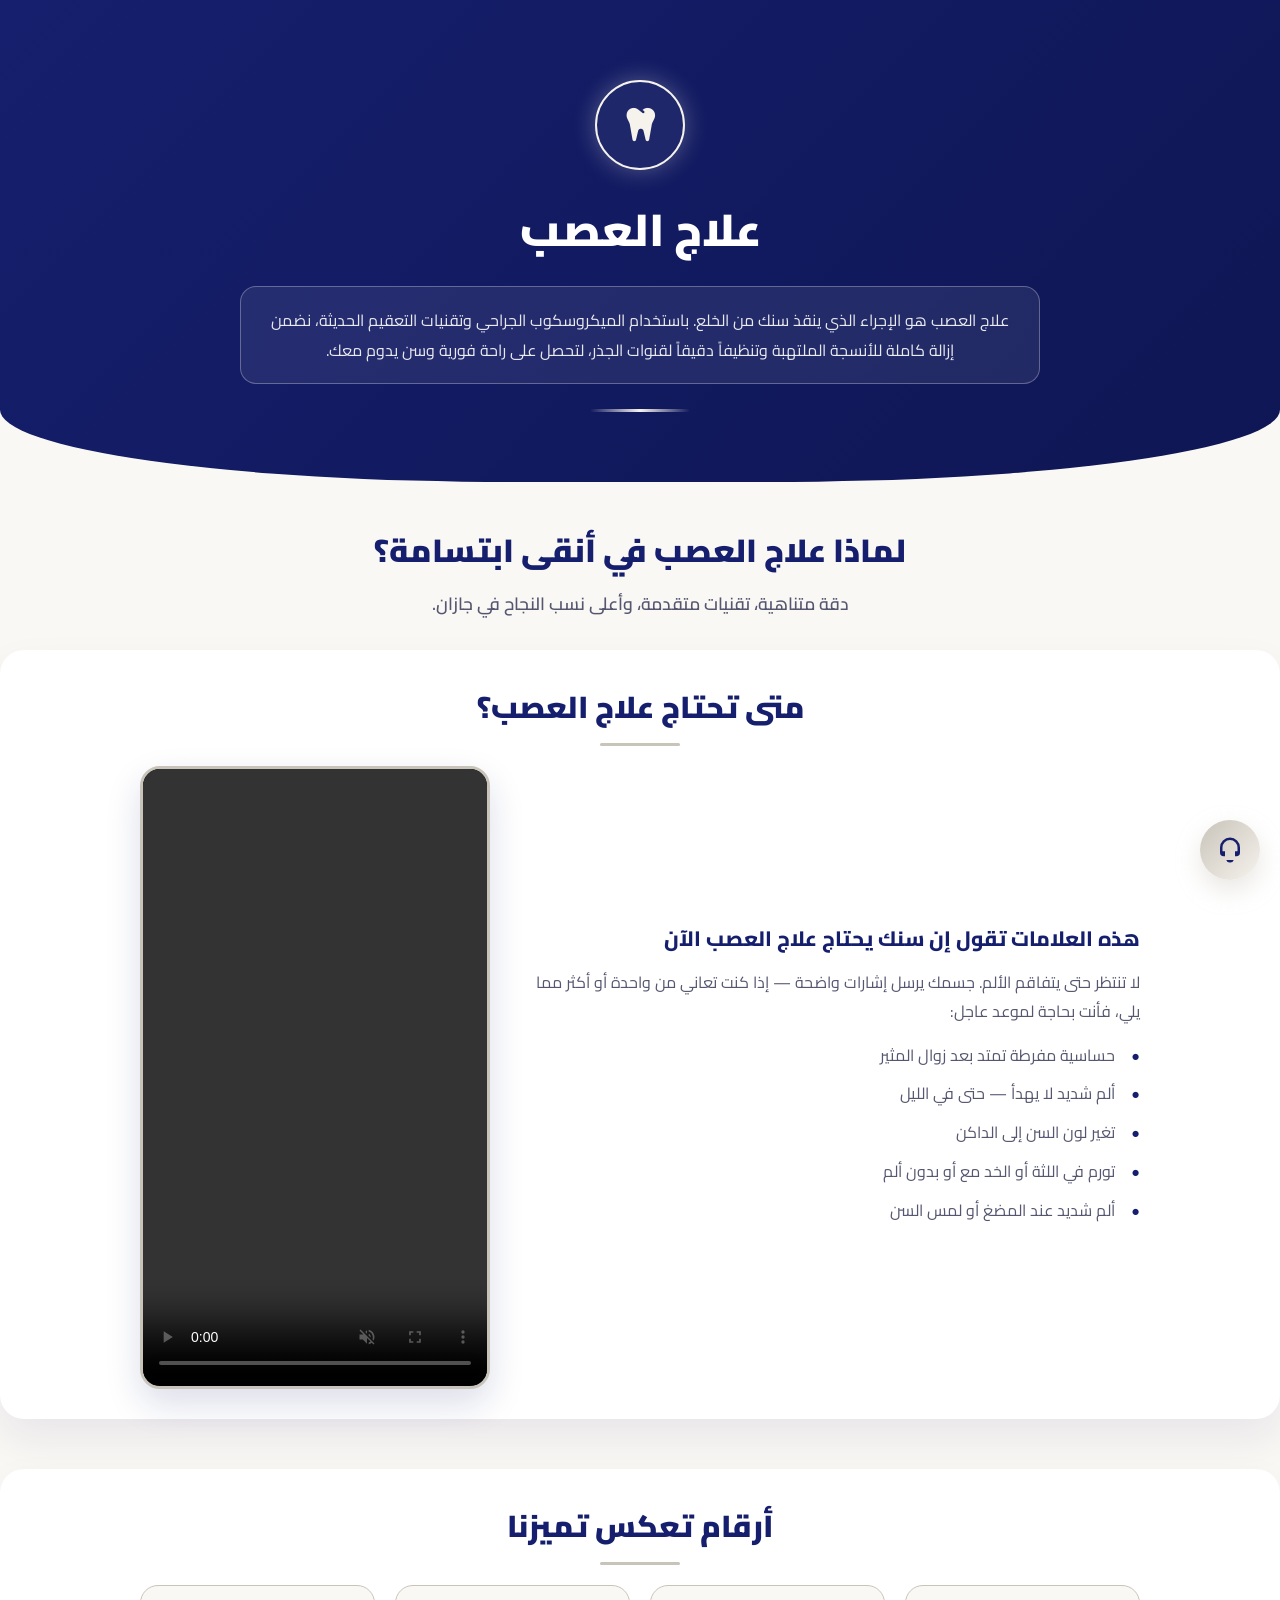
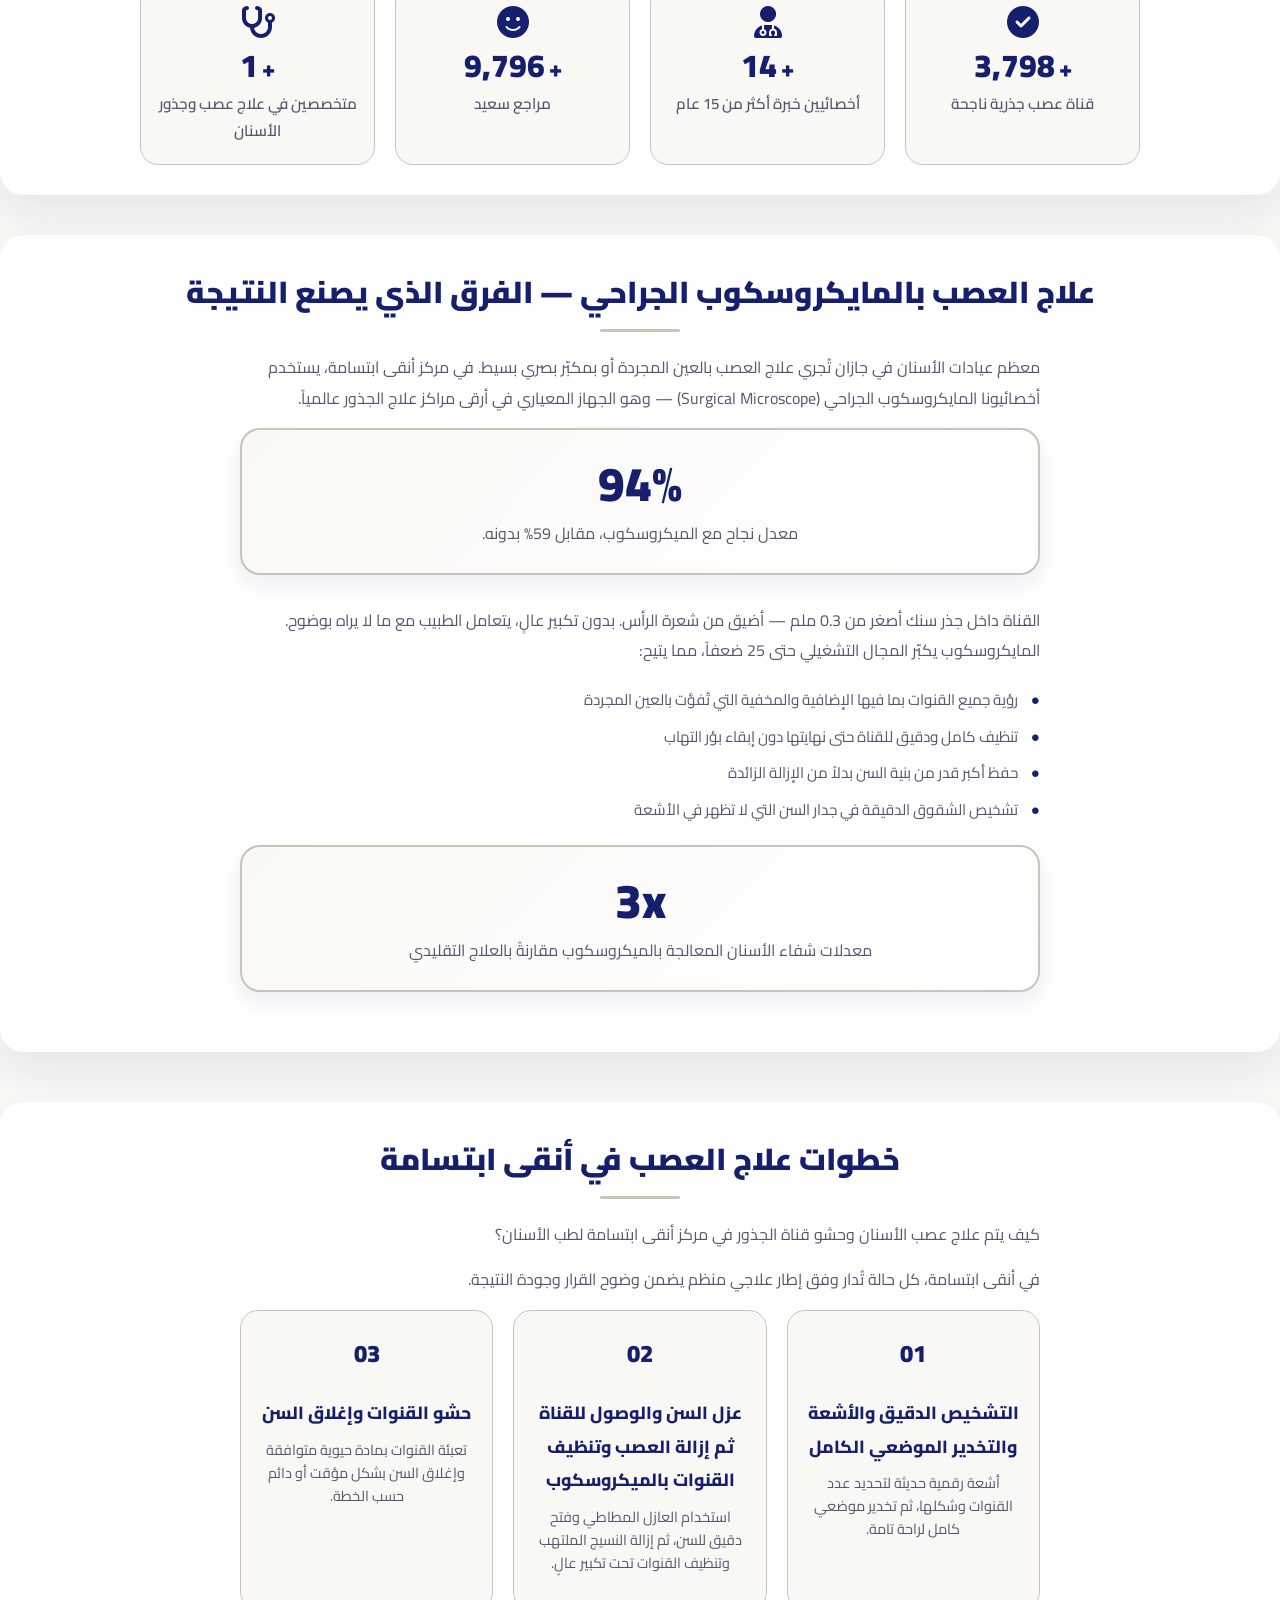
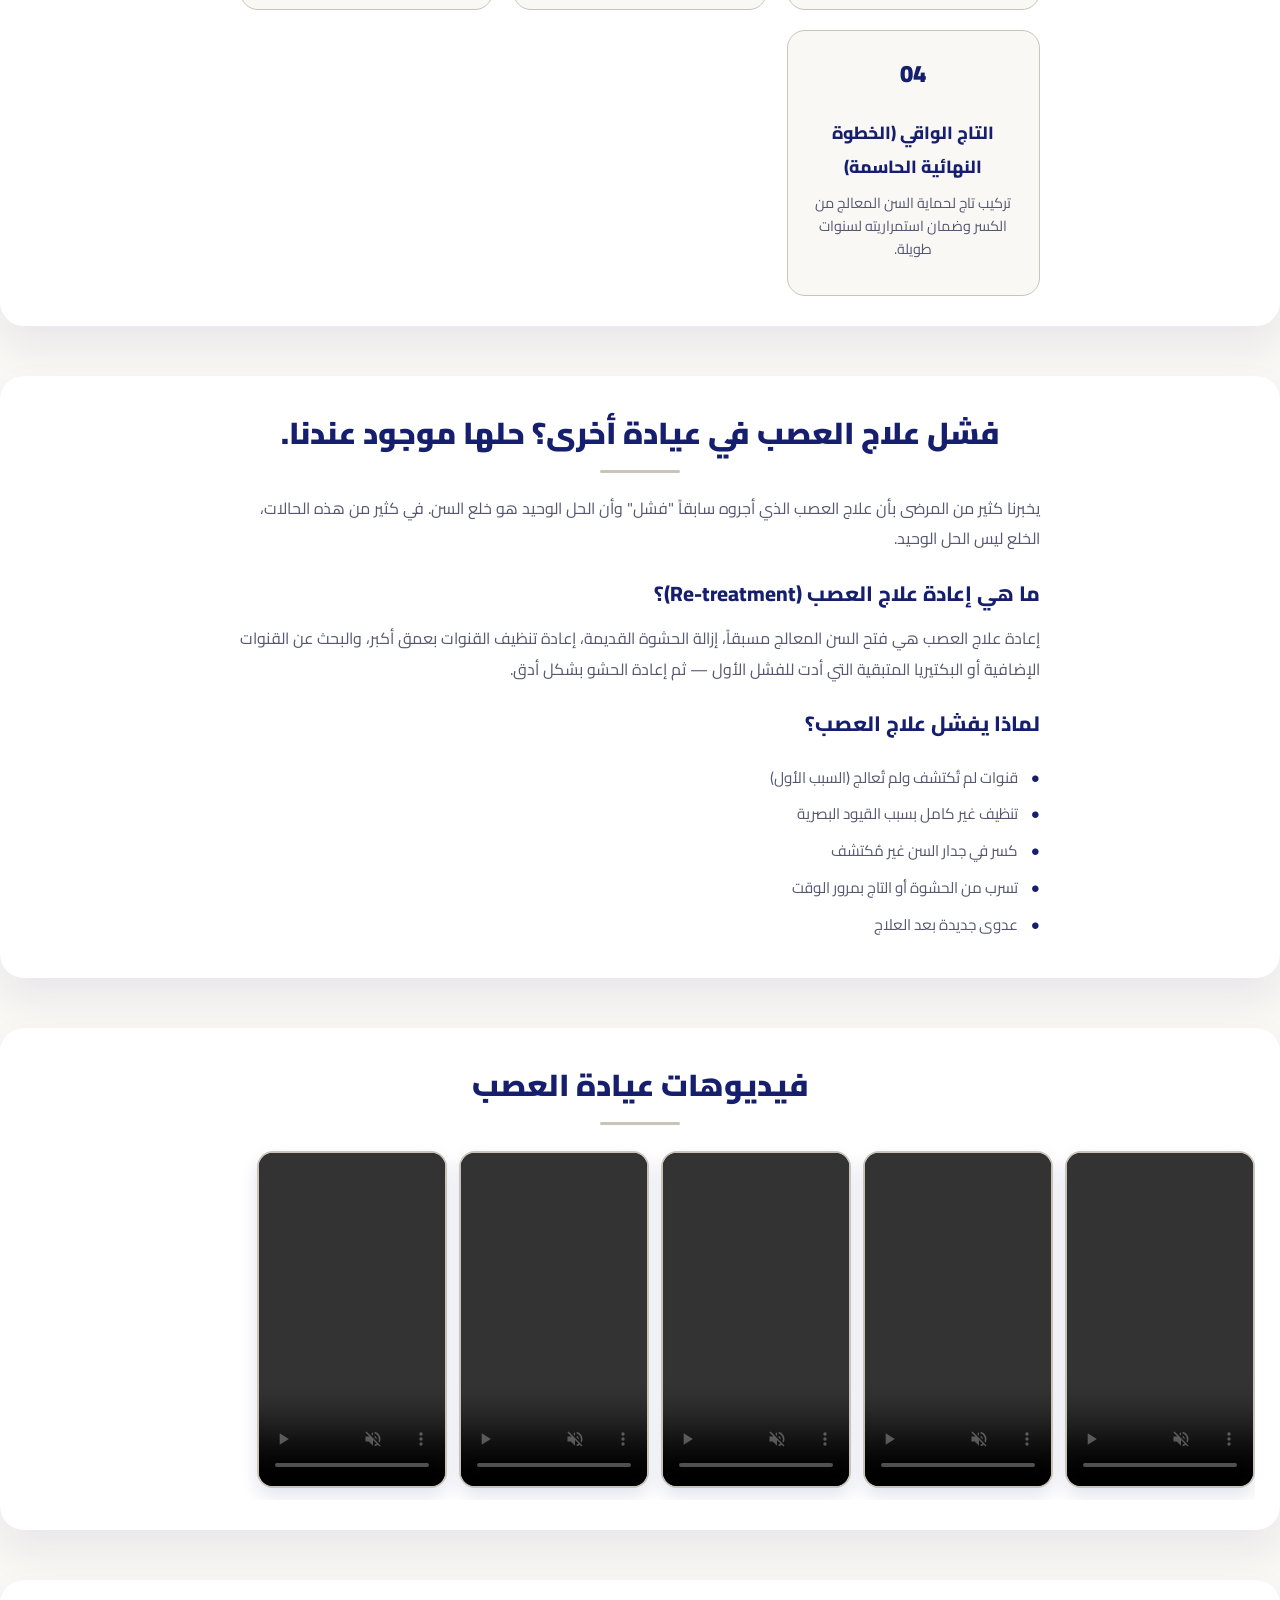
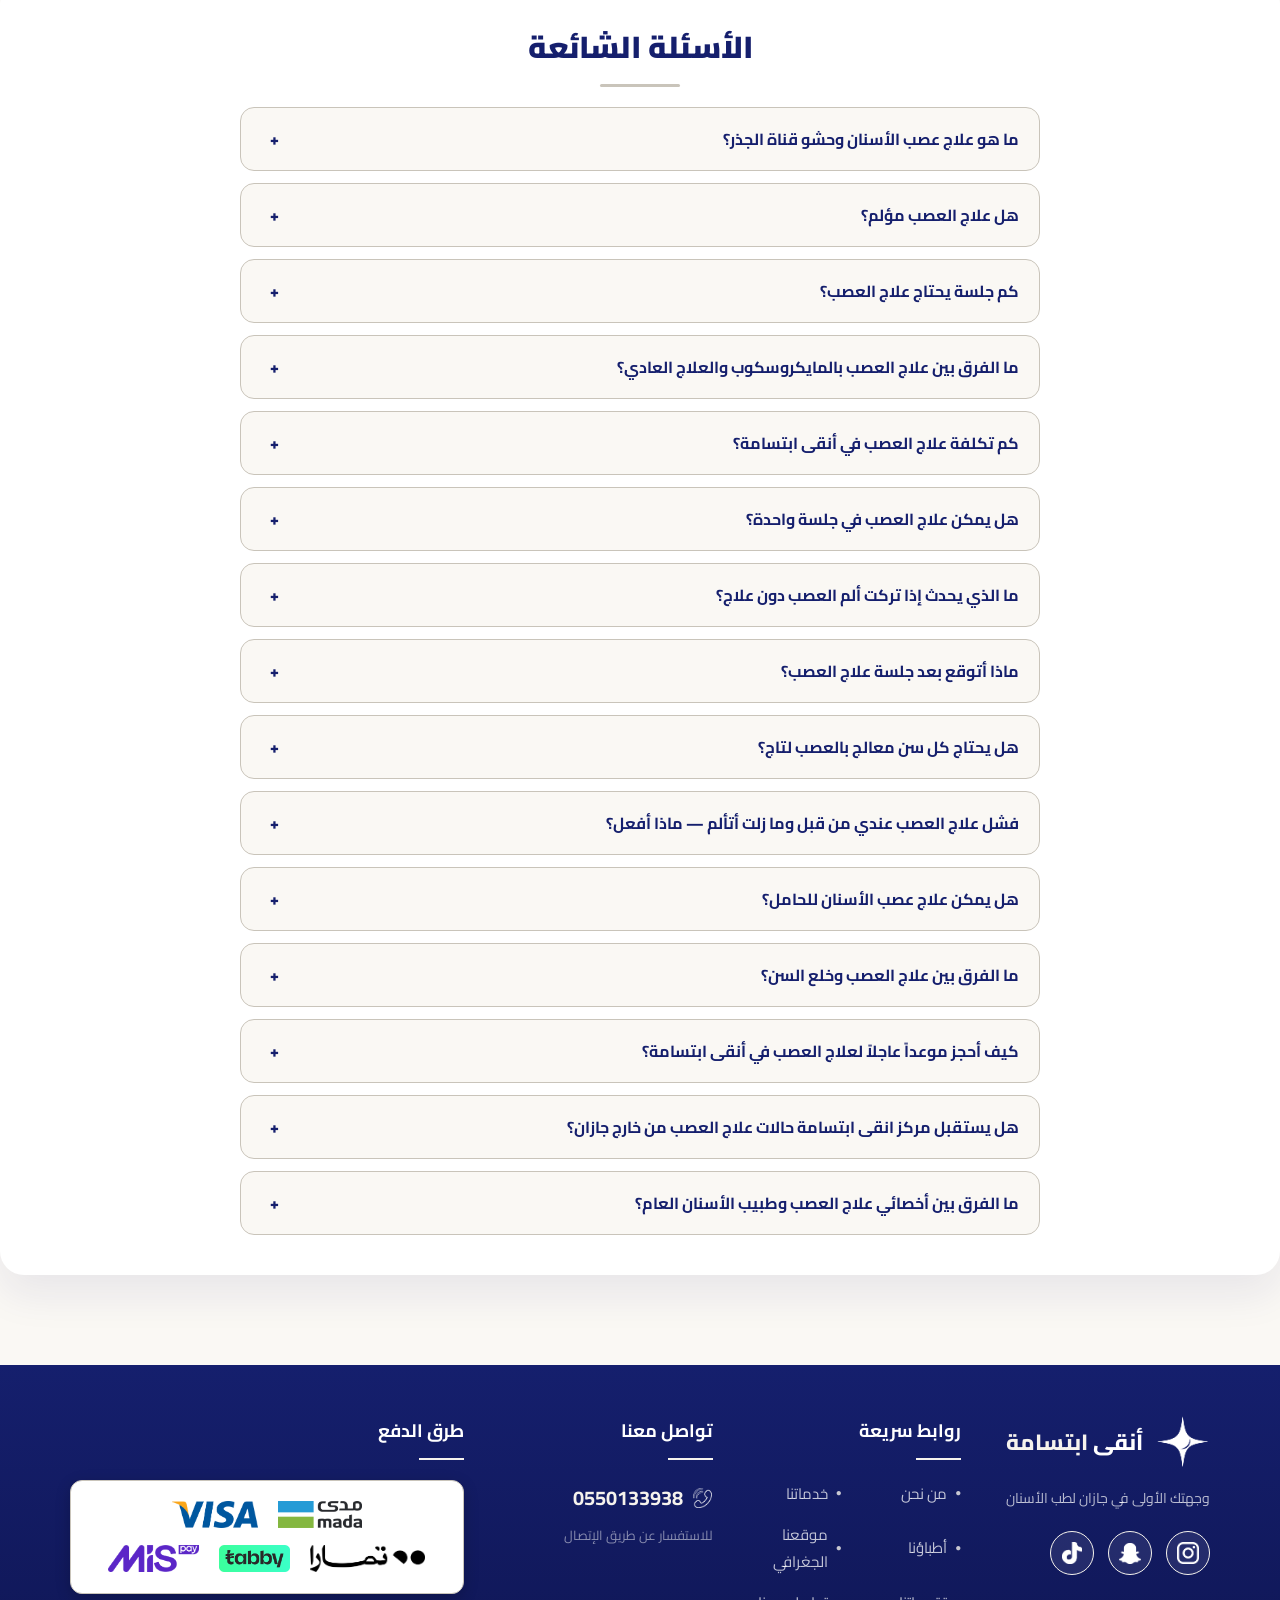
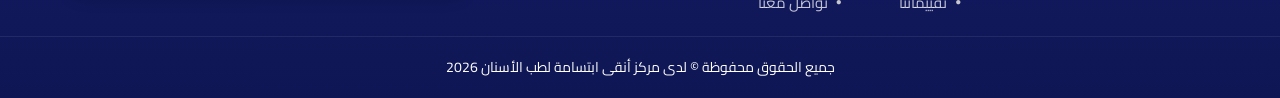
<file: root-canal.html>
<!DOCTYPE html>
<html lang="ar" dir="rtl">
<head>
    <meta charset="UTF-8">
    <meta name="viewport" content="width=device-width, initial-scale=1.0">
    <meta name="description" content="علاج العصب في عيادات أنقى ابتسامة - علاج قناة الجذر بالميكروسكوب الجراحي، أحدث التقنيات وأعلى نسب النجاح.">
    <title>علاج العصب | عيادات أنقى ابتسامة</title>
   <link href="https://fonts.googleapis.com/css2?family=Tajawal:wght@400;600;700;800;900&display=swap" rel="stylesheet">      <!-- cod font -->
   <link href="https://fonts.googleapis.com/css2?family=Cairo:wght@400;600;700;800&display=swap" rel="stylesheet">
    <link rel="stylesheet" href="https://cdnjs.cloudflare.com/ajax/libs/font-awesome/6.4.0/css/all.min.css">
	<link rel="stylesheet" href="popup.css">
    <style>
        :root {
            --primary-blue: #151F6D;
            --secondary-blue: #0F1654;
            --accent-gold: #F6F3ED;
            --gold-light: #FAF8F4;
            --bg-color: #FAF8F4;
            --text-dark: #1a1a2e;
            --text-muted: #555770;
            --white: #ffffff;
            --shadow-elite: 0 20px 40px rgba(21, 31, 109, 0.08);
            --border-color: #C9C4BA;
        }
        * { margin: 0; padding: 0; box-sizing: border-box; }
        html, body {
            overflow-x: hidden !important;
            width: 100% !important;
            max-width: 100% !important;
            position: relative;
        }
        body {
            font-family: 'Cairo', sans-serif;
            background: var(--bg-color);
            color: var(--text-dark);
            direction: rtl;
            line-height: 1.8;
            font-size: 16px;
        }
        .container { max-width: 1200px; margin: 0 auto; padding: 0 20px; width: 100%; box-sizing: border-box; }
        .elite-hero {
            background: linear-gradient(135deg, var(--primary-blue), var(--secondary-blue));
            color: var(--white);
            padding: 80px 20px 70px;
            text-align: center;
            position: relative;
            overflow: hidden; /* إزالة clip-path نهائياً */
            border-radius: 0 0 40% 40% / 0 0 15% 15%; /* شكل بيضاوي سفلي بدون تجاوز */
        }
        .hero-icon-box {
            width: 90px; height: 90px;
            background: rgba(255,255,255,0.05);
            border: 2px solid var(--accent-gold);
            border-radius: 50%;
            display: flex; align-items: center; justify-content: center;
            margin: 0 auto 20px; font-size: 38px;
            color: var(--accent-gold);
            box-shadow: 0 0 25px rgba(246,243,237,0.3);
            animation: floatIcon 3s ease-in-out infinite;
        }
        @keyframes floatIcon { 0%,100% { transform: translateY(0); } 50% { transform: translateY(-8px); } }
        .elite-hero h1 { font-size: 2.8rem; font-weight: 900; margin-bottom: 15px; }
        .intro-description {
            font-size: 1rem; color: rgba(255,255,255,0.9); max-width: 800px;
            margin: 0 auto; line-height: 1.9;
            background: rgba(255,255,255,0.08); padding: 18px 25px;
            border-radius: 16px; border: 1px solid rgba(246,243,237,0.3);
            word-wrap: break-word;
        }
        .gold-divider { width: 100px; height: 3px; background: linear-gradient(90deg, transparent, var(--accent-gold), transparent); margin: 25px auto 0; border-radius: 2px; }
        .main-wrapper { padding: 40px 0; width: 100%; max-width: 100%; box-sizing: border-box; }
        .external-journey-header { text-align: center; margin-bottom: 30px; }
        .external-journey-header h2 { font-size: 2rem; color: var(--primary-blue); font-weight: 900; margin-bottom: 8px; }
        .external-journey-header p { font-size: 1.1rem; color: var(--text-muted); font-weight: 600; }
        .section-title {
            text-align: center; font-size: 1.9rem; color: var(--primary-blue);
            margin-bottom: 20px; font-weight: 900; position: relative; padding-bottom: 12px;
        }
        .section-title::after {
            content: ''; position: absolute; bottom: 0; left: 50%; transform: translateX(-50%);
            width: 80px; height: 3px; background: var(--border-color); border-radius: 2px;
        }

        /* === تخطيط مستطيل أبيض يحتوي على نص وفيديو === */
        .signs-white-box {
            background: var(--white);
            border-radius: 24px;
            box-shadow: var(--shadow-elite);
            padding: 30px 25px;
            margin-bottom: 50px;
        }
        .signs-flex {
            display: flex;
            gap: 30px;
            align-items: center;
            justify-content: space-between;
            max-width: 1000px;
            margin: 0 auto;
        }
        .signs-text {
            flex: 1;
            text-align: right;
        }
        .signs-text h4 {
            font-size: 1.3rem;
            color: var(--primary-blue);
            font-weight: 800;
            margin-bottom: 10px;
        }
        .signs-text p {
            color: var(--text-muted);
            margin-bottom: 15px;
        }
        .signs-list {
            list-style: none;
            padding: 0;
            margin: 0;
        }
        .signs-list li {
            position: relative;
            padding-right: 25px;
            margin-bottom: 10px;
            font-size: 1rem;
            color: var(--text-muted);
        }
        .signs-list li::before {
            content: '●';
            color: var(--primary-blue);
            position: absolute;
            right: 0;
            top: 2px;
            font-size: 0.9rem;
        }
        .signs-video {
            flex: 0 0 350px;
            max-width: 350px;
        }
        .signs-video .video-badge {
            margin-bottom: 12px;
            display: inline-block;
            background: var(--gold-light);
            color: var(--primary-blue);
            padding: 5px 14px;
            border-radius: 20px;
            font-weight: 800;
            font-size: 0.9rem;
            border: 1px solid var(--border-color);
        }
        .main-video-box {
            width: 100%;
            border-radius: 20px;
            overflow: hidden;
            border: 3px solid var(--border-color);
            box-shadow: 0 15px 35px rgba(21,31,109,0.15);
            background: #000;
            aspect-ratio: 9 / 16;
        }
        .main-video-box video {
            width: 100%;
            height: 100%;
            object-fit: cover;
            display: block;
        }

        /* === الإحصائيات === */
        .stats-section {
            background: var(--white);
            border-radius: 24px;
            box-shadow: var(--shadow-elite);
            padding: 30px 25px;
            margin-bottom: 40px;
        }
        .stats-grid {
            display: grid;
            grid-template-columns: repeat(4, 1fr);
            gap: 20px;
            max-width: 1000px;
            margin: 0 auto;
            text-align: center;
        }
        .stat-item {
            background: var(--bg-color);
            border: 1px solid var(--border-color);
            border-radius: 18px;
            padding: 20px 15px;
            transition: 0.3s;
        }
        .stat-item:hover {
            transform: translateY(-4px);
            border-color: var(--accent-gold);
            box-shadow: 0 8px 20px rgba(246,243,237,0.2);
        }
        .stat-icon { font-size: 2rem; color: var(--primary-blue); margin-bottom: 8px; }
        .stat-number {
            font-size: 2rem;
            font-weight: 900;
            color: var(--primary-blue);
            line-height: 1.2;
            display: flex;
            align-items: baseline;
            justify-content: center;
            gap: 4px;
        }
        .stat-number .prefix,
        .stat-number .suffix {
            font-size: 1.5rem;
            color: var(--primary-blue);
            font-weight: 900;
        }
        .stat-label { font-size: 0.95rem; color: var(--text-muted); font-weight: 600; margin-top: 5px; }

        /* === مقالات وأقسام === */
        .article-section {
            background: var(--white);
            border-radius: 24px;
            box-shadow: var(--shadow-elite);
            padding: 30px 25px;
            margin-bottom: 50px;
        }
        .article-title {
            font-size: 1.7rem;
            color: var(--primary-blue);
            font-weight: 900;
            text-align: center;
            margin-bottom: 20px;
        }
        .article-body {
            max-width: 800px;
            margin: 0 auto;
            font-size: 1rem;
            color: var(--text-muted);
            line-height: 1.9;
        }
        .article-body h4 { font-size: 1.3rem; color: var(--primary-blue); font-weight: 800; margin: 20px 0 10px; }
        .article-body p { margin-bottom: 15px; }

        .microscope-card {
            background: linear-gradient(135deg, var(--gold-light), #fff);
            border: 2px solid var(--border-color);
            border-radius: 20px;
            padding: 25px 20px;
            text-align: center;
            box-shadow: 0 10px 25px rgba(21,31,109,0.08);
            margin-bottom: 30px;
        }
        .microscope-card .percentage {
            font-size: 3rem;
            font-weight: 900;
            color: var(--primary-blue);
            line-height: 1.2;
        }
        .microscope-card .description { font-size: 1rem; color: var(--text-muted); margin-top: 5px; }
        .microscope-points { list-style: none; padding: 0; margin: 20px 0 0; text-align: right; }
        .microscope-points li {
            position: relative;
            padding-right: 22px;
            margin-bottom: 8px;
            font-size: 0.95rem;
            color: var(--text-muted);
        }
        .microscope-points li::before {
            content: '●';
            color: var(--primary-blue);
            position: absolute;
            right: 0;
            top: 0;
        }

        .steps-grid {
            display: grid;
            grid-template-columns: repeat(auto-fit, minmax(220px, 1fr));
            gap: 20px;
            max-width: 1000px;
            margin: 0 auto;
        }
        .step-card {
            background: var(--bg-color);
            border: 1px solid var(--border-color);
            border-radius: 18px;
            padding: 20px;
            text-align: center;
            transition: 0.3s;
        }
        .step-card:hover {
            transform: translateY(-4px);
            border-color: var(--accent-gold);
            box-shadow: 0 8px 20px rgba(246,243,237,0.2);
        }
        .step-number { font-size: 1.5rem; font-weight: 900; color: var(--primary-blue); margin-bottom: 10px; }
        .step-card h4 { font-size: 1.1rem; color: var(--primary-blue); font-weight: 800; margin-bottom: 8px; }
        .step-card p { font-size: 0.9rem; color: var(--text-muted); line-height: 1.6; }

        /* === فيديوهات العيادة === */
        .clinic-videos-section {
            background: var(--white);
            border-radius: 24px;
            box-shadow: var(--shadow-elite);
            padding: 30px 25px;
            margin-bottom: 50px;
        }
        .videos-scroll {
            display: flex;
            gap: 12px;
            overflow-x: auto;
            padding: 6px 0 12px;
            scroll-behavior: smooth;
            -webkit-overflow-scrolling: touch;
            scrollbar-width: thin;
            scrollbar-color: var(--border-color) transparent;
            width: 100%;
            max-width: 100%;
            box-sizing: border-box;
            scroll-snap-type: x mandatory; /* تفعيل الانجذاب الأفقي */
        }
        .videos-scroll::-webkit-scrollbar { height: 6px; }
        .videos-scroll::-webkit-scrollbar-thumb { background: var(--border-color); border-radius: 10px; }
        .videos-scroll::-webkit-scrollbar-track { background: transparent; }
        .video-item {
            flex: 0 0 190px;
            scroll-snap-align: center;
            border-radius: 16px;
            overflow: hidden;
            background: #000;
            box-shadow: 0 8px 18px rgba(21,31,109,0.12);
            transition: transform 0.3s ease;
            position: relative;
            aspect-ratio: 9 / 16;
            border: 2px solid var(--border-color);
        }
        .video-item:hover { transform: translateY(-2px) scale(1.02); border-color: var(--accent-gold); }
        .video-item video { width: 100%; height: 100%; display: block; object-fit: cover; }

        /* === الأسئلة الشائعة === */
        .faq-section {
            background: var(--white);
            padding: 40px 25px;
            border-radius: 24px;
            box-shadow: var(--shadow-elite);
            margin-bottom: 50px;
        }
        .faq-container {
            max-width: 800px;
            margin: 0 auto;
            display: flex;
            flex-direction: column;
            gap: 12px;
        }
        .faq-item {
            border: 1px solid var(--border-color);
            border-radius: 14px;
            overflow: hidden;
            transition: 0.3s;
            background: var(--bg-color);
        }
        .faq-item.active { border-color: var(--accent-gold); background: var(--white); box-shadow: 0 8px 20px rgba(0,0,0,0.04); }
        .faq-question {
            padding: 16px 20px;
            font-size: 1rem;
            font-weight: 700;
            color: var(--primary-blue);
            cursor: pointer;
            display: flex;
            justify-content: space-between;
            align-items: center;
            user-select: none;
            gap: 15px;
            background: none;
            border: none;
            width: 100%;
            text-align: right;
            font-family: inherit;
            word-wrap: break-word;
        }
        .faq-plus-icon {
            font-size: 16px;
            font-weight: 900;
            color: var(--primary-blue);
            width: 26px;
            height: 26px;
            display: flex;
            align-items: center;
            justify-content: center;
            transition: transform 0.3s ease;
            flex-shrink: 0;
        }
        .faq-item.active .faq-plus-icon { transform: rotate(45deg); }
        .faq-answer {
            max-height: 0;
            overflow: hidden;
            padding: 0 20px;
            font-size: 0.95rem;
            color: var(--text-muted);
            line-height: 1.9;
            transition: all 0.35s ease;
            word-wrap: break-word;
        }
        .faq-item.active .faq-answer { max-height: 500px; padding: 0 20px 16px 20px; }

        .action-footer { text-align: center; padding: 10px 0; }
        .btn-elite-back {
            display: inline-flex;
            align-items: center;
            gap: 8px;
            background: var(--primary-blue);
            color: var(--white);
            padding: 10px 24px;
            border-radius: 30px;
            text-decoration: none;
            font-weight: 700;
            font-size: 0.95rem;
            transition: 0.3s;
            border: 1.5px solid var(--accent-gold);
            box-shadow: 0 5px 15px rgba(21,31,109,0.15);
        }
        .btn-elite-back:hover {
            background: var(--accent-gold);
            color: var(--primary-blue);
            transform: translateY(-3px);
            box-shadow: 0 8px 20px rgba(246,243,237,0.3);
        }

        /* FAB */
        .fab { position: fixed; bottom: 20px; right: 20px; z-index: 99999; width: 60px; height: 60px; pointer-events: none; }
        .fab-popup { position: absolute; bottom: 70px; right: 0; display: flex; flex-direction: column; align-items: center; pointer-events: none; width: 60px; }
        .fab-menu { display: none; flex-direction: column; gap: 10px; align-items: center; }
        .fab.open .fab-menu { display: flex; animation: fadeUp 0.3s cubic-bezier(0.16, 1, 0.3, 1); }
        .fab-item { pointer-events: auto; width: 50px; height: 50px; border-radius: 50%; background: var(--white); display: flex; align-items: center; justify-content: center; box-shadow: 0 8px 20px rgba(0,0,0,0.15); text-decoration: none; transition: 0.2s; position: relative; }
        .fab-item svg { width: 22px; height: 22px; }
        .fab-item:hover { transform: scale(1.1); }
        .fab-label { position: absolute; right: 55px; background: var(--primary-blue); color: var(--white); padding: 5px 12px; border-radius: 20px; white-space: nowrap; font-size: 11px; font-weight: 700; box-shadow: 0 5px 15px rgba(0,0,0,0.15); opacity: 0; visibility: hidden; transition: 0.25s; }
        .fab-item:hover .fab-label { opacity: 1; visibility: visible; right: 60px; }
        .fab-call { color: #C9C4BA; border: 2px solid #C9C4BA; }
        .fab-whatsapp { color: #25D366; border: 2px solid #25D366; }
        .fab-home { color: var(--primary-blue); border: 2px solid var(--primary-blue); }
        .fab-top { color: #F6F3ED; border: 2px solid #F6F3ED; }
        .fab-call:hover { background: #C9C4BA; color: var(--primary-blue); }
        .fab-whatsapp:hover { background: #25D366; color: #fff; }
        .fab-home:hover { background: var(--primary-blue); color: #fff; }
        .fab-top:hover { background: #F6F3ED; color: var(--primary-blue); }
        .fab-main { pointer-events: auto; width: 60px; height: 60px; border: none; border-radius: 50%; background: linear-gradient(135deg, #C9C4BA, #F6F3ED); display: flex; align-items: center; justify-content: center; cursor: pointer; box-shadow: 0 10px 25px rgba(201,196,186,0.4); animation: elitePulse 2s infinite; position: relative; z-index: 2; }
        .fab-main svg { width: 30px; height: 30px; fill: var(--primary-blue); }
        @keyframes fadeUp { 0% { opacity: 0; transform: translateY(15px); } 100% { opacity: 1; transform: translateY(0); } }
        @keyframes elitePulse { 0% { box-shadow: 0 0 0 0 rgba(201,196,186,0.7); } 70% { box-shadow: 0 0 0 15px rgba(201,196,186,0); } 100% { box-shadow: 0 0 0 0 rgba(201,196,186,0); } }

        /* تجاوب */
        @media (max-width: 900px) {
            .signs-flex { flex-direction: column; }
            .signs-video { max-width: 300px; width: 100%; margin: 0 auto; }
            .stats-grid { grid-template-columns: repeat(2, 1fr); gap: 15px; }
            .stat-number { font-size: 1.8rem; }
            .stat-number .prefix, .stat-number .suffix { font-size: 1.3rem; }
            .stat-icon { font-size: 1.8rem; }
            .video-item { flex: 0 0 55%; } /* تكبير الفيديو في التابلت */
        }
        @media (max-width: 480px) {
            .signs-video { max-width: 250px; }
            .faq-section { padding: 18px 12px; }
            .faq-question { padding: 12px 16px; font-size: 0.95rem; }
            .faq-answer { font-size: 0.88rem; }
            .stat-number { font-size: 1.5rem; }
            .stat-number .prefix, .stat-number .suffix { font-size: 1.1rem; }
            .stat-label { font-size: 0.8rem; }
            .video-item { flex: 0 0 85%; } /* تكبير الفيديو في الهاتف */
            .article-title { font-size: 1.4rem; }
            .steps-grid { grid-template-columns: 1fr; }
        }
    </style>
</head>
<body>
    <header class="elite-hero">
        <div class="container">
            <div class="hero-icon-box"><i class="fas fa-tooth"></i></div>
            <h1>علاج العصب</h1>
            <div class="intro-description">علاج العصب هو الإجراء الذي ينقذ سنك من الخلع. باستخدام الميكروسكوب الجراحي وتقنيات التعقيم الحديثة، نضمن إزالة كاملة للأنسجة الملتهبة وتنظيفاً دقيقاً لقنوات الجذر، لتحصل على راحة فورية وسن يدوم معك.</div>
            <div class="gold-divider"></div>
        </div>
    </header>
    <main class="main-wrapper container">
        <div class="external-journey-header">
            <h2>لماذا علاج العصب في أنقى ابتسامة؟</h2>
            <p>دقة متناهية، تقنيات متقدمة، وأعلى نسب النجاح في جازان.</p>
        </div>

        <!-- علامات تحتاج علاج العصب (نص + فيديو داخل مستطيل أبيض) -->
        <section class="signs-white-box">
            <h3 class="section-title">متى تحتاج علاج العصب؟</h3>
            <div class="signs-flex">
                <div class="signs-text">
                    <h4>هذه العلامات تقول إن سنك يحتاج علاج العصب الآن</h4>
                    <p>لا تنتظر حتى يتفاقم الألم. جسمك يرسل إشارات واضحة — إذا كنت تعاني من واحدة أو أكثر مما يلي، فأنت بحاجة لموعد عاجل:</p>
                    <ul class="signs-list">
                        <li>حساسية مفرطة تمتد بعد زوال المثير</li>
                        <li>ألم شديد لا يهدأ — حتى في الليل</li>
                        <li>تغير لون السن إلى الداكن</li>
                        <li>تورم في اللثة أو الخد مع أو بدون ألم</li>
                        <li>ألم شديد عند المضغ أو لمس السن</li>
                    </ul>
                </div>
                <div class="signs-video">
                   
                    <div class="main-video-box">
                        <video controls muted loop playsinline controlsList="nodownload" disablePictureInPicture>
                            <source src="img/video-root.mp4" type="video/mp4">
                            متصفحك لا يدعم تشغيل الفيديو.
                        </video>
                    </div>
                </div>
            </div>
        </section>

        <!-- الإحصائيات -->
        <section class="stats-section" aria-label="إحصائيات علاج العصب">
            <h3 class="section-title">أرقام تعكس تميزنا</h3>
            <div class="stats-grid">
                <div class="stat-item">
                    <i class="fas fa-check-circle stat-icon"></i>
                    <div class="stat-number"><span class="prefix">+</span><span class="counter" data-target="3800">0</span></div>
                    <p class="stat-label">قناة عصب جذرية ناجحة</p>
                </div>
                <div class="stat-item">
                    <i class="fas fa-user-md stat-icon"></i>
                    <div class="stat-number"><span class="prefix">+</span><span class="counter" data-target="15">0</span></div>
                    <p class="stat-label">أخصائيين خبرة أكثر من 15 عام</p>
                </div>
                <div class="stat-item">
                    <i class="fas fa-smile stat-icon"></i>
                    <div class="stat-number"><span class="prefix">+</span><span class="counter" data-target="9800">0</span></div>
                    <p class="stat-label">مراجع سعيد</p>
                </div>
                <div class="stat-item">
                    <i class="fas fa-stethoscope stat-icon"></i>
                    <div class="stat-number"><span class="prefix">+</span><span class="counter" data-target="2">0</span></div>
                    <p class="stat-label">متخصصين في علاج عصب وجذور الأسنان</p>
                </div>
            </div>
        </section>

        <!-- الميكروسكوب الجراحي -->
        <section class="article-section">
            <h3 class="section-title">علاج العصب بالمايكروسكوب الجراحي — الفرق الذي يصنع النتيجة</h3>
            <div class="article-body">
                <p>معظم عيادات الأسنان في جازان تُجري علاج العصب بالعين المجردة أو بمكبّر بصري بسيط. في مركز أنقى ابتسامة، يستخدم أخصائيونا المايكروسكوب الجراحي (Surgical Microscope) — وهو الجهاز المعياري في أرقى مراكز علاج الجذور عالمياً.</p>
                <div class="microscope-card">
                    <div class="percentage">94%</div>
                    <div class="description">معدل نجاح مع الميكروسكوب، مقابل 59% بدونه.</div>
                </div>
                <p>القناة داخل جذر سنك أصغر من 0.3 ملم — أضيق من شعرة الرأس. بدون تكبير عالٍ، يتعامل الطبيب مع ما لا يراه بوضوح. المايكروسكوب يكبّر المجال التشغيلي حتى 25 ضعفاً، مما يتيح:</p>
                <ul class="microscope-points">
                    <li>رؤية جميع القنوات بما فيها الإضافية والمخفية التي تُفوَّت بالعين المجردة</li>
                    <li>تنظيف كامل ودقيق للقناة حتى نهايتها دون إبقاء بؤر التهاب</li>
                    <li>حفظ أكبر قدر من بنية السن بدلاً من الإزالة الزائدة</li>
                    <li>تشخيص الشقوق الدقيقة في جدار السن التي لا تظهر في الأشعة</li>
                </ul>
                <div class="microscope-card" style="margin-top: 20px;">
                    <div class="percentage">3x</div>
                    <div class="description">معدلات شفاء الأسنان المعالجة بالميكروسكوب مقارنةً بالعلاج التقليدي</div>
                </div>
            </div>
        </section>

        <!-- خطوات علاج العصب -->
        <section class="article-section">
            <h3 class="section-title">خطوات علاج العصب في أنقى ابتسامة</h3>
            <div class="article-body">
                <p>كيف يتم علاج عصب الأسنان وحشو قناة الجذور في مركز أنقى ابتسامة لطب الأسنان؟</p>
				<p>في أنقى ابتسامة، كل حالة تُدار وفق إطار علاجي منظم يضمن وضوح القرار وجودة النتيجة.</p>
                <div class="steps-grid">
                    <div class="step-card"><div class="step-number">01</div><h4>التشخيص الدقيق والأشعة والتخدير الموضعي الكامل</h4><p>أشعة رقمية حديثة لتحديد عدد القنوات وشكلها، ثم تخدير موضعي كامل لراحة تامة.</p></div>
                    <div class="step-card"><div class="step-number">02</div><h4>عزل السن والوصول للقناة ثم إزالة العصب وتنظيف القنوات بالميكروسكوب</h4><p>استخدام العازل المطاطي وفتح دقيق للسن، ثم إزالة النسيج الملتهب وتنظيف القنوات تحت تكبير عالٍ.</p></div>
                    <div class="step-card"><div class="step-number">03</div><h4>حشو القنوات وإغلاق السن</h4><p>تعبئة القنوات بمادة حيوية متوافقة وإغلاق السن بشكل مؤقت أو دائم حسب الخطة.</p></div>
                    <div class="step-card"><div class="step-number">04</div><h4>التاج الواقي (الخطوة النهائية الحاسمة)</h4><p>تركيب تاج لحماية السن المعالج من الكسر وضمان استمراريته لسنوات طويلة.</p></div>
                </div>
            </div>
        </section>

        <!-- إعادة علاج العصب -->
        <section class="article-section">
            <h3 class="section-title">فشل علاج العصب في عيادة أخرى؟ حلها موجود عندنا.</h3>
            <div class="article-body">
                <p>يخبرنا كثير من المرضى بأن علاج العصب الذي أجروه سابقاً "فشل" وأن الحل الوحيد هو خلع السن. في كثير من هذه الحالات، الخلع ليس الحل الوحيد.</p>
                <h4>ما هي إعادة علاج العصب (Re-treatment)؟</h4>
                <p>إعادة علاج العصب هي فتح السن المعالج مسبقاً، إزالة الحشوة القديمة، إعادة تنظيف القنوات بعمق أكبر، والبحث عن القنوات الإضافية أو البكتيريا المتبقية التي أدت للفشل الأول — ثم إعادة الحشو بشكل أدق.</p>
                <h4>لماذا يفشل علاج العصب؟</h4>
                <ul class="microscope-points">
                    <li>قنوات لم تُكتشف ولم تُعالج (السبب الأول)</li>
                    <li>تنظيف غير كامل بسبب القيود البصرية</li>
                    <li>كسر في جدار السن غير مُكتشف</li>
                    <li>تسرب من الحشوة أو التاج بمرور الوقت</li>
                    <li>عدوى جديدة بعد العلاج</li>
                </ul>
            </div>
        </section>

        <!-- فيديوهات العيادة -->
        <section class="clinic-videos-section" aria-label="فيديوهات عيادة العصب">
            <h3 class="section-title">فيديوهات عيادة العصب</h3>
            <div class="videos-scroll" id="rootVideosScroll"></div>
        </section>

        <!-- الأسئلة الشائعة -->
        <section class="faq-section" aria-labelledby="faq-title">
            <h3 class="section-title" id="faq-title">الأسئلة الشائعة</h3>
            <div class="faq-container" id="faq-container">
                <div class="faq-item" id="faq-0"><button class="faq-question" onclick="toggleFaq(0)"><span>ما هو علاج عصب الأسنان وحشو قناة الجذر؟</span><div class="faq-plus-icon">+</div></button><div class="faq-answer"><p>علاج العصب هو إزالة الأنسجة الملتهبة أو الميتة من داخل جذر السن، ثم تنظيف القنوات وتعقيمها وحشوها بمادة خاصة لإغلاقها ومنع العدوى، مما يحافظ على السن بدلاً من خلعه.</p></div></div>
                <div class="faq-item" id="faq-1"><button class="faq-question" onclick="toggleFaq(1)"><span>هل علاج العصب مؤلم؟</span><div class="faq-plus-icon">+</div></button><div class="faq-answer"><p>لا، مع التخدير الموضعي الفعال يشعر المريض براحة تامة أثناء العملية. بعد زوال المخدر قد يكون هناك انزعاج بسيط يزول خلال أيام.</p></div></div>
                <div class="faq-item" id="faq-2"><button class="faq-question" onclick="toggleFaq(2)"><span>كم جلسة يحتاج علاج العصب؟</span><div class="faq-plus-icon">+</div></button><div class="faq-answer"><p>تتراوح من جلسة إلى ثلاث جلسات حسب تعقيد الحالة وعدد القنوات وشدة الالتهاب.</p></div></div>
                <div class="faq-item" id="faq-3"><button class="faq-question" onclick="toggleFaq(3)"><span>ما الفرق بين علاج العصب بالمايكروسكوب والعلاج العادي؟</span><div class="faq-plus-icon">+</div></button><div class="faq-answer"><p>المايكروسكوب يوفر تكبيراً يصل إلى 25 ضعفاً، مما يسمح برؤية جميع القنوات وتنظيفها بدقة، بينما العلاج العادي يعتمد على العين المجردة وقد يفوّت قنوات إضافية.</p></div></div>
                <div class="faq-item" id="faq-4"><button class="faq-question" onclick="toggleFaq(4)"><span>كم تكلفة علاج العصب في أنقى ابتسامة؟</span><div class="faq-plus-icon">+</div></button><div class="faq-answer"><p>التكلفة تعتمد على عدد القنوات وموقع السن وحالة الالتهاب. نقدم خطة علاج واضحة مع تكلفة شاملة قبل البدء.</p></div></div>
                <div class="faq-item" id="faq-5"><button class="faq-question" onclick="toggleFaq(5)"><span>هل يمكن علاج العصب في جلسة واحدة؟</span><div class="faq-plus-icon">+</div></button><div class="faq-answer"><p>نعم، في كثير من الحالات البسيطة والمتوسطة يمكن إكمال العلاج في جلسة واحدة، خاصة مع استخدام الميكروسكوب.</p></div></div>
                <div class="faq-item" id="faq-6"><button class="faq-question" onclick="toggleFaq(6)"><span>ما الذي يحدث إذا تركت ألم العصب دون علاج؟</span><div class="faq-plus-icon">+</div></button><div class="faq-answer"><p>قد يتطور الالتهاب إلى خراج أو انتشار العدوى للأنسجة المحيطة، وقد ينتهي الأمر بفقدان السن.</p></div></div>
                <div class="faq-item" id="faq-7"><button class="faq-question" onclick="toggleFaq(7)"><span>ماذا أتوقع بعد جلسة علاج العصب؟</span><div class="faq-plus-icon">+</div></button><div class="faq-answer"><p>قد تشعر بحساسية خفيفة عند المضغ لعدة أيام. ننصح بتجنب الأطعمة الصلبة على السن المعالج حتى اكتمال التاج.</p></div></div>
                <div class="faq-item" id="faq-8"><button class="faq-question" onclick="toggleFaq(8)"><span>هل يحتاج كل سن معالج بالعصب لتاج؟</span><div class="faq-plus-icon">+</div></button><div class="faq-answer"><p>نعم في الغالب، لأن السن بعد علاج العصب يصبح أكثر هشاشة. التاج يحميه من الكسر ويطيل عمره.</p></div></div>
                <div class="faq-item" id="faq-9"><button class="faq-question" onclick="toggleFaq(9)"><span>فشل علاج العصب عندي من قبل وما زلت أتألم — ماذا أفعل؟</span><div class="faq-plus-icon">+</div></button><div class="faq-answer"><p>ننصح بمراجعة أخصائي علاج جذور لتقييم الحالة. في كثير من الأحيان يمكن إعادة العلاج وإنقاذ السن بدلاً من الخلع.</p></div></div>
                <div class="faq-item" id="faq-10"><button class="faq-question" onclick="toggleFaq(10)"><span>هل يمكن علاج عصب الأسنان للحامل؟</span><div class="faq-plus-icon">+</div></button><div class="faq-answer"><p>نعم، يمكن إجراء علاج العصب للحامل في الحالات الضرورية، مع اتخاذ الاحتياطات اللازمة واختيار التوقيت المناسب.</p></div></div>
                <div class="faq-item" id="faq-11"><button class="faq-question" onclick="toggleFaq(11)"><span>ما الفرق بين علاج العصب وخلع السن؟</span><div class="faq-plus-icon">+</div></button><div class="faq-answer"><p>علاج العصب يحافظ على السن ويعيد وظيفته، بينما الخلع يعني فقدان السن نهائياً وما يليه من مشاكل في الإطباق والعظم.</p></div></div>
                <div class="faq-item" id="faq-12"><button class="faq-question" onclick="toggleFaq(12)"><span>كيف أحجز موعداً عاجلاً لعلاج العصب في أنقى ابتسامة؟</span><div class="faq-plus-icon">+</div></button><div class="faq-answer"><p>يمكنك الاتصال على 0550133938 أو مراسلتنا عبر واتساب وسنخصص لك أقرب موعد متاح.</p></div></div>
                <div class="faq-item" id="faq-13"><button class="faq-question" onclick="toggleFaq(13)"><span>هل يستقبل مركز انقى ابتسامة حالات علاج العصب من خارج جازان؟</span><div class="faq-plus-icon">+</div></button><div class="faq-answer"><p>نعم، نستقبل مرضى من جميع المناطق، ونوفر خطة علاج واضحة تتناسب مع سفر المريض.</p></div></div>
                <div class="faq-item" id="faq-14"><button class="faq-question" onclick="toggleFaq(14)"><span>ما الفرق بين أخصائي علاج العصب وطبيب الأسنان العام؟</span><div class="faq-plus-icon">+</div></button><div class="faq-answer"><p>أخصائي علاج العصب لديه تدريب متقدم وخبرة أكبر في التعامل مع الحالات المعقدة واستخدام الميكروسكوب، مما يرفع نسب النجاح.</p></div></div>
            </div>
        </section>

      
    </main>

    <!-- FAB -->
    <div class="fab" id="fab"><div class="fab-popup"><div class="fab-menu">
        <a href="tel:0550133938" class="fab-item fab-call" aria-label="اتصل"><div class="fab-label">اتصل بنا</div><svg viewBox="0 0 24 24" fill="currentColor"><path d="M6.62 10.79a15.05 15.05 0 006.59 6.59l2.2-2.2a1 1 0 011-.24 11.7 11.7 0 003.67.59 1 1 0 011 1V20a1 1 0 01-1 1C10.3 21 3 13.7 3 4a1 1 0 011-1h3.47a1 1 0 011 1c0 1.27.2 2.5.59 3.67a1 1 0 01-.25 1.01z"/></svg></a>
        <a href="https://wa.me/966550133938" target="_blank" rel="noopener" class="fab-item fab-whatsapp" aria-label="واتساب"><div class="fab-label">راسلنا واتساب</div><svg viewBox="0 0 32 32" fill="currentColor"><path d="M16.01 3C8.83 3 3 8.74 3 15.83c0 2.5.73 4.82 1.98 6.79L3 29l6.57-1.92a13.08 13.08 0 006.44 1.66c7.18 0 13.01-5.74 13.01-12.83S23.19 3 16.01 3zm0 23.5a10.5 10.5 0 01-5.36-1.47l-.38-.22-3.89 1.14 1.16-3.78-.24-.39a10.34 10.34 0 01-1.58-5.45c0-5.73 4.72-10.39 10.53-10.39s10.53 4.66 10.53 10.39S21.82 26.5 16.01 26.5z"/><path d="M22.1 18.53c-.33-.16-1.96-.96-2.27-1.07-.3-.11-.52-.16-.74.16-.22.33-.85 1.07-1.05 1.29-.19.22-.39.24-.72.08-.33-.16-1.4-.5-2.66-1.58-.98-.87-1.64-1.95-1.83-2.28-.19-.33-.02-.5.14-.66.15-.15.33-.39.5-.58.16-.19.22-.33.33-.55.11-.22.05-.41-.03-.58-.08-.16-.74-1.78-1.01-2.43-.27-.65-.55-.56-.74-.57h-.63c-.22 0-.58.08-.88.41-.3.33-1.15 1.12-1.15 2.73s1.18 3.17 1.34 3.39c.16.22 2.32 3.52 5.62 4.94.78.33 1.39.53 1.87.68.79.25 1.5.22 2.07.13.63-.09 1.96-.8 2.24-1.57.27-.77.27-1.43.19-1.57-.08-.14-.3-.22-.63-.38z"/></svg></a>
        <a href="index.html" class="fab-item fab-home" aria-label="الرئيسية"><div class="fab-label">الرئيسية</div><svg viewBox="0 0 24 24" fill="currentColor"><path d="M12 3L2 12h3v8h6v-6h2v6h6v-8h3L12 3z"/></svg></a>
        <a href="#" class="fab-item fab-top" onclick="window.scrollTo({top:0,behavior:'smooth'});return false;" aria-label="للأعلى"><div class="fab-label">للأعلى</div><svg viewBox="0 0 24 24" fill="currentColor"><path d="M12 5l-7 7 1.4 1.4L11 8.8V20h2V8.8l4.6 4.6L19 12z"/></svg></a>
    </div></div><button class="fab-main" id="fabMain" aria-label="فتح القائمة"><svg viewBox="0 0 24 24"><path d="M12 2a8 8 0 00-8 8v4a3 3 0 003 3h1v-4H6v-3a6 6 0 1112 0v3h-2v4h1a3 3 0 003-3v-4a8 8 0 00-8-8zm-3 18a3 3 0 003 2 3 3 0 003-2H9z"/></svg></button></div>

    <script>
        if (history.scrollRestoration) history.scrollRestoration = 'manual';
        window.addEventListener('load', () => window.scrollTo(0,0));

        function toggleFaq(i){
            const items=document.querySelectorAll('.faq-item');
            const cur=document.getElementById(`faq-${i}`);
            const was=cur.classList.contains('active');
            items.forEach(el=>el.classList.remove('active'));
            if(!was) cur.classList.add('active');
            items.forEach(el=>{ const btn=el.querySelector('.faq-question'); if(btn) btn.setAttribute('aria-expanded', el.classList.contains('active')); });
        }

        document.addEventListener('DOMContentLoaded',()=>{
            const fab=document.getElementById('fab'),fabMain=document.getElementById('fabMain');
            if(fab&&fabMain){
                fabMain.addEventListener('click',e=>{ e.stopPropagation(); fab.classList.toggle('open'); });
                document.addEventListener('click',e=>{ if(!fab.contains(e.target)) fab.classList.remove('open'); });

                // إغلاق القائمة تلقائيًا عند النقر على أي خيار داخلي
                document.querySelectorAll('.fab-item').forEach(item => {
                    item.addEventListener('click', function() {
                        fab.classList.remove('open');
                    });
                });
            }

            const scrollContainer = document.getElementById('rootVideosScroll');
            const videosData = [
                { src: 'img/video-root1.mp4' },
                { src: 'img/video-root2.mp4' },
                { src: 'img/video-root3.mp4' },
                { src: 'img/video-root4.mp4' },
                { src: 'img/video-root5.mp4' }
            ];
            videosData.forEach(data => {
                const item = document.createElement('div');
                item.className = 'video-item';
                item.innerHTML = `<video controls muted loop playsinline controlsList="nodownload" disablePictureInPicture><source src="${data.src}" type="video/mp4"></video>`;
                scrollContainer.appendChild(item);
            });
            const allVideos = scrollContainer.querySelectorAll('video');
            allVideos.forEach(video => {
                video.addEventListener('play', () => {
                    allVideos.forEach(other => { if (other !== video) other.pause(); });
                });
            });

            const counters = document.querySelectorAll('.counter');
            const animateCounter = (element) => {
                const target = parseInt(element.dataset.target);
                const duration = 2000;
                const startTime = performance.now();
                function update(currentTime) {
                    const elapsed = currentTime - startTime;
                    const progress = Math.min(elapsed / duration, 1);
                    const eased = 1 - Math.pow(1 - progress, 3);
                    element.textContent = Math.floor(eased * target).toLocaleString('en-US');
                    if (progress < 1) { requestAnimationFrame(update); } else { element.textContent = target.toLocaleString('en-US'); }
                }
                requestAnimationFrame(update);
            };
            const statsObserver = new IntersectionObserver((entries) => {
                entries.forEach(entry => {
                    if (entry.isIntersecting) {
                        counters.forEach(counter => animateCounter(counter));
                        statsObserver.disconnect();
                    }
                });
            }, { threshold: 0.3 });
            const statsSection = document.querySelector('.stats-section');
            if (statsSection) statsObserver.observe(statsSection);
        });
    </script>

    <!-- FOOTER -->
    <footer class="main-footer">
        <div class="footer-container">
            <div class="footer-col footer-col-brand">
                <div class="footer-logo" onclick="window.location.href='index.html'" style="cursor:pointer;">
                    <img src="img/logo.png" alt="شعار أنقى ابتسامة">
                    <div class="footer-logo-text">أنقى <span>ابتسامة</span></div>
                </div>
                <p class="footer-desc">وجهتك الأولى في جازان لطب الأسنان</p>
                <div class="footer-social">
                    <a href="https://www.instagram.com/puresmile.sa?igsi=NHB1NXFkeXFqZ3Rq" target="_blank" rel="noopener"><img src="img/instagram-icon.png" alt="انستقرام"></a>
                    <a href="https://www.snapchat.com/add/puresmile.sa?share_id=ygteCfX5opY&locale=ar-SA-u-nu-latn" target="_blank" rel="noopener"><img src="img/snapchat-icon.png" alt="سناب شات"></a>
                    <a href="https://www.tiktok.com/@puresmile.sa?_r=1&_t=ZS-99I24P1m4Z7" target="_blank" rel="noopener"><img src="img/tiktok-icon.png" alt="تيك توك"></a>
                </div>
            </div>
            <div class="footer-col">
                <h4 class="footer-heading">روابط سريعة</h4>
                <div class="footer-links-grid">
                    <a href="about-us.html">من نحن</a>
                    <a href="index.html#services">خدماتنا</a>
                    <a href="index.html#doctors">أطباؤنا</a>
                    <a href="https://maps.app.goo.gl/JumxBdYUWkNzksq97" target="_blank">موقعنا الجغرافي</a>
                    <a href="index.html#reviews">تقييماتنا</a>
                    <a href="contact.html">تواصل معنا</a>
                </div>
            </div>
            <div class="footer-col footer-col-contact">
                <h4 class="footer-heading">تواصل معنا</h4>
                <a href="tel:0550133938" class="footer-phone"><img src="img/phone-icon.png" alt="اتصال" style="width:20px; height:20px; object-fit:contain; filter: brightness(0) invert(1);">0550133938</a>
                <p class="footer-contact-note">للاستفسار عن طريق الإتصال</p>
            </div>
            <div class="footer-col footer-col-payment">
                <h4 class="footer-heading">طرق الدفع</h4>
                <div class="payment-bar">
                    <div class="payment-icons payment-icons-desktop">
                        <div class="payment-row"><img src="img/mada.png" alt="مدى"><img src="img/visa.png" alt="فيزا"></div>
                        <div class="payment-row"><img src="img/tamara.png" alt="تمارا"><img src="img/tabby.png" alt="التابي"><img src="img/mis.png" alt="MIS"></div>
                    </div>
                    <div class="payment-icons-mobile">
                        <div class="icons-row"><img src="img/mada.png" alt="مدى"><img src="img/visa.png" alt="فيزا"></div>
                        <div class="icons-row"><img src="img/tamara.png" alt="تمارا"><img src="img/tabby.png" alt="التابي"><img src="img/mis.png" alt="MIS"></div>
                    </div>
                </div>
            </div>
        </div>
        <div class="footer-bottom"><p>جميع الحقوق محفوظة &copy; لدى مركز أنقى ابتسامة لطب الأسنان 2026</p></div>
    </footer>
    <style>
        .main-footer { background: linear-gradient(180deg, #151F6D 0%, #0F1654 100%); color: #ffffff; font-family: 'Cairo', sans-serif; padding-top: 10px; }
        .footer-container { max-width: 1200px; margin: 0 auto; padding: 40px 30px 20px; display: grid; grid-template-columns: 1fr 1fr 1fr 1.8fr; gap: 30px; }
        .footer-logo { display: flex; align-items: center; gap: 12px; margin-bottom: 16px; }
        .footer-logo img { width: 55px; height: 55px; object-fit: contain; }
        .footer-logo-text { font-size: 22px; font-weight: 800; color: #ffffff; }
        .footer-logo-text span { color: #F6F3ED; }
        .footer-desc { font-size: 14px; color: rgba(255,255,255,0.7); line-height: 1.8; margin-bottom: 20px; }
        .footer-social { display: flex; gap: 14px; }
        .footer-social a { display: flex; align-items: center; justify-content: center; width: 44px; height: 44px; border-radius: 50%; background: rgba(255,255,255,0.08); transition: 0.3s; border: 1px solid #F6F3ED; }
        .footer-social a:hover { background: #F6F3ED; transform: translateY(-3px); border-color: #F6F3ED; }
        .footer-social img { width: 22px; height: 22px; object-fit: contain; filter: brightness(0) invert(1); }
        .footer-heading { font-size: 18px; font-weight: 700; color: #ffffff; margin-bottom: 20px; position: relative; padding-bottom: 12px; }
        .footer-heading::after { content: ''; position: absolute; bottom: 0; right: 0; width: 45px; height: 2px; background: #F6F3ED; }
        .footer-links-grid { display: grid; grid-template-columns: 1fr 1fr; gap: 14px 20px; }
        .footer-links-grid a { color: rgba(255,255,255,0.75); text-decoration: none; font-size: 15px; transition: 0.3s; display: flex; align-items: center; gap: 8px; }
        .footer-links-grid a::before { content: '●'; color: #F6F3ED; font-size: 10px; flex-shrink: 0; opacity: 0.8; }
        .footer-links-grid a:hover { color: #F6F3ED; transform: translateX(-6px); }
        .footer-phone { display: inline-flex; align-items: center; gap: 10px; color: #F6F3ED; font-size: 20px; font-weight: 700; text-decoration: none; transition: 0.3s; margin-bottom: 8px; }
        .footer-phone:hover { color: #ffffff; }
        .footer-contact-note { font-size: 13px; color: rgba(255,255,255,0.5); margin: 0; }
        .footer-col-payment .payment-bar { background: rgba(255,255,255,1); backdrop-filter: blur(10px); -webkit-backdrop-filter: blur(10px); border: 1px solid #C9C4BA; border-radius: 12px; padding: 20px 15px; display: flex; flex-direction: column; align-items: center; gap: 16px; box-shadow: 0 4px 15px rgba(0,0,0,0.2); width: 100%; overflow: hidden; box-sizing: border-box; }
        .payment-icons-desktop { display: flex; flex-direction: column; gap: 16px; width: 100%; }
        .payment-row { display: flex; justify-content: center; align-items: center; gap: 20px; flex-wrap: wrap; }
        .payment-row img { height: 28px; width: auto; object-fit: contain; max-width: 100%; }
        .payment-icons-mobile { display: none; }
        .footer-bottom { border-top: 1px solid rgba(255,255,255,0.08); padding: 18px 30px; text-align: center; width: 100%; box-sizing: border-box; }
        .footer-bottom p { color: #ffffff; font-size: 14px; margin: 0; white-space: nowrap; direction: rtl; text-align: center; width: 100%; max-width: 100%; overflow: hidden; text-overflow: ellipsis; }
        @media (max-width: 1000px) { .footer-container { grid-template-columns: repeat(2, 1fr); gap: 25px; } .footer-col-payment { grid-column: span 2; } .footer-col-payment .payment-bar { max-width: 500px; margin: 0 auto; } }
        @media (max-width: 600px) { .footer-container { grid-template-columns: 1fr; text-align: center; } .footer-col-payment { grid-column: span 1; } .footer-logo { justify-content: center; } .footer-social { justify-content: center; } .footer-heading::after { right: 50%; transform: translateX(50%); } .footer-links-grid { justify-items: center; } .footer-phone { justify-content: center; } .payment-bar { width: 100%; max-width: 100%; } .payment-icons-desktop { display: none; } .payment-icons-mobile { display: flex; flex-direction: column; align-items: center; gap: 1.5rem; width: 100%; } .icons-row { display: flex; justify-content: center; align-items: center; gap: 2rem; flex-wrap: wrap; } .payment-icons-mobile img { height: 26px; width: auto; object-fit: contain; max-width: 100%; } .footer-bottom p { font-size: 12px; white-space: normal; line-height: 1.6; } }
        @media (max-width: 360px) { .payment-icons-mobile .icons-row { gap: 1rem; } .payment-icons-mobile img { height: 22px; } .footer-bottom p { font-size: 10px; } }
    </style>
	<script src="popup.js"></script>
</body>
</html>
</file>
<file: style.css>
:root {
    --primary: #151F6D;
    --accent: #F6F3ED;
    --gold-light: #C9C4BA;
    --bg-soft: #FAF8F4;
    --white: #ffffff;
    --text-dark: #1a1a2e;
    --radius-premium: 20px;
}

/* ===== منع التجاوز الأفقي نهائياً ===== */
html, body {
    overflow-x: hidden;
    width: 100%;
    max-width: 100%;
    position: relative;
}
* {
    margin: 0;
    padding: 0;
    box-sizing: border-box;
    -webkit-tap-highlight-color: transparent;
}
img, svg, video {
    max-width: 100%;
    height: auto;
}
body {
    font-family: 'Tajawal', sans-serif;
    background: var(--bg-soft);
    color: var(--text-dark);
    line-height: 1.7;
    direction: rtl;
}
.container {
    max-width: 1200px;
    margin: 0 auto;
    padding: 0 20px;
    width: 100%;
    box-sizing: border-box;
    overflow: visible;
}

/* ===== HEADER زجاجي عائم ===== */
.header {
    position: fixed;
    top: 20px;
    left: 50%;
    transform: translateX(-50%);
    width: min(90%, 1200px);
    background: rgba(21, 31, 109, 0.5);
    backdrop-filter: blur(15px);
    -webkit-backdrop-filter: blur(15px);
    border: 1px solid rgba(255, 255, 255, 0.2);
    border-radius: 50px;
    padding: 5px 30px;
    z-index: 1000;
    box-shadow: 0 8px 20px rgba(0, 0, 0, 0.08);
    transition: none;
    box-sizing: border-box;
}
.navbar {
    display: flex;
    justify-content: space-between;
    align-items: center;
    flex-wrap: nowrap;
    gap: 10px;
    min-height: 36px;
    width: 100%;
}
.logo-container {
    display: flex;
    align-items: center;
    gap: 15px;
    cursor: pointer;
    flex-shrink: 0;
}
#main-logo {
    height: 50px;
    width: auto;
    object-fit: contain;
}
.logo-text {
    color: white;
    font-size: 20px;
    font-weight: 800;
    line-height: 1.2;
    white-space: nowrap;
}
.logo-text span {
    color: var(--accent);
}
.nav-links {
    list-style: none;
    display: flex;
    gap: 25px;
}
.nav-links a {
    text-decoration: none;
    color: white;
    font-weight: 600;
    font-size: 14px;
    transition: 0.3s;
    position: relative;
    padding-bottom: 5px;
}
.nav-links a:hover {
    color: var(--accent);
}
.nav-links a::after {
    content: '';
    position: absolute;
    bottom: 0;
    right: 0;
    width: 0;
    height: 2px;
    background: var(--accent);
    transition: 0.3s;
}
.nav-links a:hover::after {
    width: 100%;
}
.nav-actions {
    display: flex;
    align-items: center;
    gap: 15px;
    flex-shrink: 0;
}

/* زر حجز موعد */
.btn-reservation {
    background: #C9C4BA;
    color: var(--primary);
    padding: 10px 20px;
    font-size: 0.9rem;
    border-radius: 10px;
    text-decoration: none;
    font-weight: 700;
    display: flex;
    align-items: center;
    gap: 6px;
    transition: 0.3s;
    animation: pulseGlow 2s infinite;
    white-space: nowrap;
}
.btn-reservation:hover {
    background: #f4d06f;
    transform: scale(1.06);
    animation: none;
}
@keyframes pulseGlow {
    0% { box-shadow: 0 0 0 0 rgba(201, 196, 186, 0.7); transform: scale(1); }
    70% { box-shadow: 0 0 0 15px rgba(201, 196, 186, 0); transform: scale(1.02); }
    100% { box-shadow: 0 0 0 0 rgba(201, 196, 186, 0); transform: scale(1); }
}

/* أيقونة القائمة (مخفية على الكمبيوتر) */
.menu-toggle {
    display: none;
    flex-direction: column;
    gap: 5px;
    cursor: pointer;
    padding: 5px;
    flex-shrink: 0;
}
.menu-toggle span {
    width: 28px;
    height: 3px;
    background: white;
    border-radius: 3px;
    transition: 0.3s;
    display: block;
}

/* ===== HERO ===== */
.hero-section-final {
    position: relative;
    width: 100%;
    height: 85vh;
    display: flex;
    align-items: center;
    background: url('img/clinic-hero.jpg') no-repeat center center/cover;
    background-attachment: fixed;
}
.hero-overlay-final {
    position: absolute;
    top: 0;
    left: 0;
    width: 100%;
    height: 100%;
    background: linear-gradient(to right, rgba(21, 31, 109, 0.1), rgba(21, 31, 109, 0.8) 50%, #151F6D 100%);
    z-index: 1;
}
.hero-container-final {
    width: 100%;
    display: flex;
    justify-content: flex-end;
    padding-right: 5%;
    position: relative;
    z-index: 5;
    box-sizing: border-box;
}
.hero-content-final {
    max-width: 650px;
    text-align: right;
    color: #fff;
}
.hero-content-final h1 {
    font-size: 3.8rem;
    line-height: 1.4;
    margin-bottom: 25px;
}
.hero-content-final p {
    font-size: 1.3rem;
    line-height: 1.8;
    margin-bottom: 35px;
}
.btn-whatsapp-luxury {
    display: inline-flex;
    align-items: center;
    gap: 10px;
    background: linear-gradient(135deg, #fdf6e9, #e5cf9a);
    color: #151F6D;
    padding: 14px 28px;
    border-radius: 12px;
    font-weight: bold;
    font-size: 15px;
    text-decoration: none;
    box-shadow: 0 5px 15px rgba(0, 0, 0, 0.15);
    border: 1.5px solid #F6F3ED;
    transition: 0.3s;
    position: relative;
    overflow: hidden;
    white-space: nowrap;
}
.btn-whatsapp-luxury::before {
    content: '';
    position: absolute;
    top: -50%;
    left: -50%;
    width: 200%;
    height: 200%;
    background: linear-gradient(45deg, transparent, rgba(255, 255, 255, 0.3), transparent);
    transform: rotate(45deg);
    transition: 0.6s;
}
.btn-whatsapp-luxury:hover::before {
    left: 100%;
}
.btn-whatsapp-luxury:hover {
    background: #fff;
    color: #151F6D;
    transform: translateY(-3px);
    box-shadow: 0 10px 20px rgba(246, 243, 237, 0.4);
    border-color: #C9C4BA;
}

/* ===== SERVICES ===== */
.services {
    padding: 80px 0;
    background: #FAF8F4;
}
.services-title-box {
    text-align: center;
    margin-bottom: 50px;
    position: relative;
    display: flex;
    flex-direction: column;
    align-items: center;
}
.services-title-box h2 {
    font-size: 38px;
    font-weight: 700;
    color: #1a1a2e;
    margin-bottom: 10px;
    position: relative;
    display: inline-block;
    padding: 0 30px;
}
.services-title-box h2::before,
.services-title-box h2::after {
    content: '';
    position: absolute;
    top: 50%;
    width: 50px;
    height: 3px;
    background: linear-gradient(90deg, transparent, #C9C4BA);
    transform: translateY(-50%);
}
.services-title-box h2::before {
    left: -60px;
    background: linear-gradient(90deg, transparent, #C9C4BA);
}
.services-title-box h2::after {
    right: -60px;
    background: linear-gradient(90deg, #C9C4BA, transparent);
}
.services-title-box p {
    font-size: 18px;
    color: #555;
    font-weight: 400;
    background: rgba(255, 255, 255, 0.7);
    backdrop-filter: blur(10px);
    display: block;
    width: fit-content;
    max-width: 90%;
    margin: 0 auto;
    padding: 8px 30px;
    border-radius: 30px;
    border: 1px solid rgba(201, 196, 186, 0.2);
    box-shadow: 0 2px 10px rgba(0, 0, 0, 0.05);
    box-sizing: border-box;
    text-align: center;
    white-space: normal;
    overflow-wrap: break-word;
    word-break: break-word;
    direction: rtl;
    line-height: 1.6;
}
.services-grid {
    display: grid;
    grid-template-columns: repeat(5, 1fr);
    gap: 18px;
    max-width: 1200px;
    margin: 0 auto;
    padding: 0 15px;
    box-sizing: border-box;
    width: 100%;
}
.service-card {
    background-size: cover;
    background-position: center;
    border-radius: 14px;
    padding: 20px 12px 18px;
    box-shadow: 0 6px 20px rgba(0, 0, 0, 0.08);
    transition: transform 0.3s ease, box-shadow 0.3s ease;
    cursor: default;
    display: flex;
    flex-direction: column;
    align-items: center;
    text-align: center;
    position: relative;
    border: 1px solid rgba(201, 196, 186, 0.12);
    overflow: hidden;
    min-height: 280px;
    box-sizing: border-box;
    width: 100%;
}
.service-card .service-overlay {
    position: absolute;
    top: 0;
    left: 0;
    right: 0;
    bottom: 0;
    background: rgba(21, 31, 109, 0.78);
    border-radius: 14px;
    pointer-events: none;
    z-index: 1;
}
.service-card::before {
    content: '';
    position: absolute;
    top: -1px;
    left: -1px;
    width: 14px;
    height: 14px;
    border-top: 2.5px solid #C9C4BA;
    border-left: 2.5px solid #C9C4BA;
    border-radius: 3px 0 0 0;
    pointer-events: none;
    z-index: 3;
}
.service-card::after {
    content: '';
    position: absolute;
    top: -1px;
    right: -1px;
    width: 14px;
    height: 14px;
    border-top: 2.5px solid #C9C4BA;
    border-right: 2.5px solid #C9C4BA;
    border-radius: 0 3px 0 0;
    pointer-events: none;
    z-index: 3;
}
.service-card .corner-bl {
    position: absolute;
    bottom: -1px;
    left: -1px;
    width: 14px;
    height: 14px;
    border-bottom: 2.5px solid #C9C4BA;
    border-left: 2.5px solid #C9C4BA;
    border-radius: 0 0 0 3px;
    pointer-events: none;
    z-index: 3;
}
.service-card .corner-br {
    position: absolute;
    bottom: -1px;
    right: -1px;
    width: 14px;
    height: 14px;
    border-bottom: 2.5px solid #C9C4BA;
    border-right: 2.5px solid #C9C4BA;
    border-radius: 0 0 3px 0;
    pointer-events: none;
    z-index: 3;
}
.service-card:hover {
    transform: translateY(-6px);
    box-shadow: 0 12px 30px rgba(0, 0, 0, 0.15);
    border-color: #C9C4BA;
}
.service-icon {
    width: 55px;
    height: 55px;
    border-radius: 50%;
    background: linear-gradient(135deg, #C9C4BA, #F6F3ED);
    display: flex;
    align-items: center;
    justify-content: center;
    margin-bottom: 10px;
    box-shadow: 0 4px 15px rgba(201, 196, 186, 0.25);
    transition: transform 0.3s ease, box-shadow 0.3s ease;
    overflow: hidden;
    position: relative;
    z-index: 2;
}
.service-card:hover .service-icon {
    transform: scale(1.06);
    box-shadow: 0 6px 20px rgba(201, 196, 186, 0.35);
}

.service-icon img {
    width: 30px;
    height: 30px;
    object-fit: contain;
    filter: brightness(0) saturate(100%) invert(11%) sepia(100%) saturate(2000%) hue-rotate(200deg) brightness(0.6);
}
.service-icon i {
    color: #ffffff !important;
    font-size: 28px !important;
    position: relative;
    z-index: 2;
}
.service-card .gold-line {
    width: 55px;
    height: 2px;
    background: linear-gradient(90deg, transparent, #C9C4BA, #F6F3ED, #C9C4BA, transparent);
    margin: 5px auto 12px;
    border-radius: 4px;
    position: relative;
    z-index: 2;
    box-shadow: 0 0 8px rgba(201, 196, 186, 0.15);
    transition: width 0.3s ease, box-shadow 0.3s ease;
}
.service-card:hover .gold-line {
    width: 75px;
    box-shadow: 0 0 16px rgba(201, 196, 186, 0.3);
}
.service-card h3 {
    font-size: 0.95rem;
    font-weight: 700;
    color: #ffffff;
    margin: 0 0 4px;
    position: relative;
    z-index: 2;
}
.service-card p {
    font-size: 0.75rem;
    color: rgba(255, 255, 255, 0.85);
    margin: 0 0 12px;
    line-height: 1.5;
    flex: 1;
    position: relative;
    z-index: 2;
}
.service-btn {
    display: inline-block;
    background: transparent;
    color: #C9C4BA;
    padding: 4px 12px;
    border-radius: 30px;
    font-size: 0.7rem;
    font-weight: 600;
    text-decoration: none;
    transition: all 0.3s ease;
    border: 1.5px solid #C9C4BA;
    cursor: pointer;
    position: relative;
    z-index: 2;
    white-space: nowrap;
}
.service-btn:hover {
    background: #C9C4BA;
    color: #151F6D;
    transform: scale(1.04);
    box-shadow: 0 4px 15px rgba(201, 196, 186, 0.25);
}

/* ===== DOCTORS ===== */
.doctors {
    padding: 80px 0;
    background: #FAF8F4;
}
.doctors-title-box {
    text-align: center;
    margin-bottom: 50px;
    position: relative;
    display: flex;
    flex-direction: column;
    align-items: center;
}
.doctors-title-box h2 {
    font-size: 38px;
    font-weight: 700;
    color: #1a1a2e;
    margin-bottom: 10px;
    position: relative;
    display: inline-block;
    padding: 0 30px;
}
.doctors-title-box h2::before,
.doctors-title-box h2::after {
    content: '';
    position: absolute;
    top: 50%;
    width: 50px;
    height: 3px;
    background: linear-gradient(90deg, transparent, #C9C4BA);
    transform: translateY(-50%);
}
.doctors-title-box h2::before {
    left: -60px;
    background: linear-gradient(90deg, transparent, #C9C4BA);
}
.doctors-title-box h2::after {
    right: -60px;
    background: linear-gradient(90deg, #C9C4BA, transparent);
}
.doctors-title-box p {
    font-size: 18px;
    color: #555;
    font-weight: 400;
    background: rgba(255, 255, 255, 0.7);
    backdrop-filter: blur(10px);
    display: inline-block;
    padding: 8px 30px;
    border-radius: 30px;
    border: 1px solid rgba(201, 196, 186, 0.2);
    box-shadow: 0 2px 10px rgba(0, 0, 0, 0.05);
    margin: 0;
    max-width: 90%;
    box-sizing: border-box;
}
.doctors-grid {
    display: grid;
    grid-template-columns: repeat(auto-fill, minmax(220px, 1fr));
    gap: 25px;
    max-width: 1100px;
    margin: 0 auto;
    padding: 0 15px;
    box-sizing: border-box;
    width: 100%;
}
.dr-card {
    background: linear-gradient(145deg, #e8edf5, #d5dde8);
    border-radius: 16px;
    overflow: hidden;
    box-shadow: 0 6px 20px rgba(0, 0, 0, 0.07);
    transition: transform 0.2s ease, box-shadow 0.2s ease;
    cursor: pointer;
    border: 1px solid rgba(255, 255, 255, 0.3);
    display: flex;
    flex-direction: column;
    -webkit-tap-highlight-color: transparent;
    width: 100%;
    box-sizing: border-box;
}
.dr-card:hover {
    transform: translateY(-8px) scale(1.02);
    box-shadow: 0 16px 40px rgba(0, 0, 0, 0.15);
    border-color: #C9C4BA;
}
.dr-card:active {
    transform: scale(0.97);
    box-shadow: 0 4px 15px rgba(0, 0, 0, 0.1);
    transition-duration: 0.05s;
}
.dr-header {
    padding: 14px 16px 10px;
    text-align: right;
    background: transparent;
    border-bottom: 1px solid rgba(201, 196, 186, 0.15);
}
.dr-header h4 {
    font-size: 18px;
    font-weight: 700;
    color: #1a1a2e;
    margin: 0;
}
.dr-header .dr-specialty {
    font-size: 13px;
    color: #C9C4BA;
    font-weight: 600;
    margin: 2px 0 0;
}
.dr-img-wrapper {
    position: relative;
    width: 100%;
    padding-top: 100%;
    overflow: hidden;
    background: #1a1a2e;
}
.dr-img {
    position: absolute;
    top: 0;
    left: 0;
    width: 100%;
    height: 100%;
    object-fit: cover;
    object-position: top center;
    display: block;
}
.dr-btn-wrapper {
    position: absolute;
    bottom: 12px;
    right: 12px;
    z-index: 2;
}
.dr-btn {
    display: inline-block;
    background: linear-gradient(135deg, #C9C4BA, #F6F3ED);
    color: #151F6D;
    padding: 4px 12px;
    border-radius: 16px;
    font-size: 10px;
    font-weight: 600;
    cursor: pointer;
    border: none;
    box-shadow: 0 2px 10px rgba(201, 196, 186, 0.2);
    transition: all 0.2s ease;
    -webkit-tap-highlight-color: transparent;
    user-select: none;
}
.dr-btn:hover {
    transform: scale(1.1) translateY(-2px);
    background: linear-gradient(135deg, #F6F3ED, #C9C4BA);
    box-shadow: 0 8px 20px rgba(246, 243, 237, 0.5);
}
.dr-btn:active {
    transform: scale(0.88);
    background: #C9C4BA;
    box-shadow: 0 2px 8px rgba(201, 196, 186, 0.3);
    transition-duration: 0.05s;
}

/* ===== STATS SECTION ===== */
.stats-section {
    position: relative;
    padding: 35px 20px;
    background: linear-gradient(rgba(21, 31, 109, 0.75), rgba(21, 31, 109, 0.85)), url('img/stats.jpg') center/cover no-repeat;
    background-attachment: fixed;
    font-family: 'Cairo', sans-serif;
    direction: rtl;
    box-sizing: border-box;
}

.stats-container {
    max-width: 900px;
    margin: 0 auto;
}

.stats-section-title {
    text-align: center;
    font-size: 1.6rem;
    font-weight: 700;
    color: #ffffff;
    margin-bottom: 22px;
    position: relative;
}

.stats-section-title::after {
    content: '';
    display: block;
    width: 45px;
    height: 2px;
    background: linear-gradient(90deg, transparent, #F6F3ED, transparent);
    margin: 6px auto 0;
    border-radius: 2px;
}

.stats-grid {
    display: grid;
    grid-template-columns: repeat(auto-fit, minmax(190px, 1fr));
    gap: 25px;
    justify-content: center;
}

.stat-card {
    background: rgba(255, 255, 255, 0.05);
    backdrop-filter: blur(12px);
    -webkit-backdrop-filter: blur(12px);
    border: 1px solid rgba(246, 243, 237, 0.5);
    border-radius: 14px;
    padding: 16px 12px;
    text-align: center;
    box-shadow: 0 8px 25px rgba(0, 0, 0, 0.3);
    transition: all 0.3s ease;
}

.stat-card:hover {
    transform: translateY(-4px);
    background: rgba(255, 255, 255, 0.14);
    box-shadow: 0 12px 30px rgba(0, 0, 0, 0.4), 0 0 12px rgba(246, 243, 237, 0.4);
    border-color: #F6F3ED;
}

.stat-icon {
    color: #F6F3ED;
    margin-bottom: 8px;
    display: inline-flex;
    padding: 6px;
    background: rgba(246, 243, 237, 0.12);
    border-radius: 50%;
    border: 1px solid rgba(246, 243, 237, 0.3);
}

.stat-icon svg {
    width: 28px;
    height: 28px;
}

.stat-number {
    font-size: 1.8rem;
    font-weight: 800;
    color: #F6F3ED;
    margin-bottom: 4px;
    direction: ltr;
    display: inline-block;
    text-shadow: 0 2px 6px rgba(0, 0, 0, 0.4);
}

.stat-number::after {
    content: '';
    margin-right: 3px;
    color: #F6F3ED;
}

.stat-label {
    font-size: 0.85rem;
    font-weight: 600;
    color: #f1f5f9;
    letter-spacing: 0.3px;
    text-shadow: 0 1px 3px rgba(0, 0, 0, 0.5);
}

/* ===== REVIEWS ===== */
.reviews-grid {
    display: grid;
    grid-template-columns: repeat(auto-fit, minmax(300px, 1fr));
    gap: 20px;
    max-height: 500px;
    overflow-y: auto;
    padding: 10px;
    align-items: start;
}
.review-card {
    background: white;
    padding: 25px;
    border-radius: 20px;
    box-shadow: 0 5px 15px rgba(0, 0, 0, 0.05);
    border-right: 5px solid #F6F3ED;
    transition: 0.4s;
}
.review-card:hover {
    transform: translateY(-8px);
    box-shadow: 0 15px 35px rgba(246, 243, 237, 0.15);
    border-color: var(--gold-light);
}
.stars {
    color: #ffc107;
    margin-bottom: 10px;
}
.review-text {
    font-size: 14px;
    color: #444;
    line-height: 1.6;
    font-style: italic;
    display: -webkit-box;
    -webkit-line-clamp: 3;
    -webkit-box-orient: vertical;
    overflow: hidden;
    transition: 0.3s;
}
.review-text.full {
    -webkit-line-clamp: unset;
}
.reviewer-name {
    display: block;
    margin-top: 15px;
    font-weight: bold;
    color: #151F6D;
}
.read-more {
    color: #007bff;
    cursor: pointer;
    font-weight: bold;
    display: inline-block;
    margin-top: 8px;
}
.avatar-icon {
    width: 35px;
    height: 35px;
    border-radius: 50%;
    object-fit: cover;
    margin-left: 10px;
}
.stars-container {
    color: #f39c12;
    margin: 8px 0;
    font-size: 14px;
}

/* ===== FAB ===== */
.fab {
    position: fixed;
    bottom: 20px;
    right: 20px;
    z-index: 99999;
    width: 64px;
    height: 64px;
    pointer-events: none;
    display: block;
}
.fab-popup {
    position: absolute;
    bottom: 74px;
    right: 0;
    display: flex;
    flex-direction: column;
    align-items: center;
    pointer-events: none;
    width: 64px;
}
.fab-menu {
    display: none;
    flex-direction: column;
    gap: 12px;
    align-items: center;
}
.fab.open .fab-menu {
    display: flex;
    animation: fadeUp 0.3s ease;
}
.fab-item {
    pointer-events: auto;
    box-sizing: border-box;
    width: 56px;
    height: 56px;
    border-radius: 50%;
    background: #fff;
    display: flex;
    align-items: center;
    justify-content: center;
    box-shadow: 0 8px 18px rgba(0, 0, 0, 0.18);
    text-decoration: none;
    transition: 0.2s;
    position: relative;
}
.fab-item svg {
    width: 24px;
    height: 24px;
}
.fab-item:hover {
    transform: scale(1.05);
}
.fab-label {
    position: absolute;
    right: 68px;
    background: #fff;
    color: #222;
    padding: 8px 14px;
    border-radius: 30px;
    white-space: nowrap;
    font-size: 13px;
    font-weight: 600;
    box-shadow: 0 5px 15px rgba(0, 0, 0, 0.15);
    opacity: 0;
    visibility: hidden;
    transition: 0.25s;
}
.fab-item:hover .fab-label {
    opacity: 1;
    visibility: visible;
}
.fab-call {
    color: #C9C4BA;
    border: 2px solid #C9C4BA;
}
.fab-whatsapp {
    color: #25D366;
    border: 2px solid #25D366;
}
.fab-top {
    color: #F6F3ED;
    border: 2px solid #F6F3ED;
}
.fab-call:hover {
    background: #C9C4BA;
    color: #151F6D;
}
.fab-whatsapp:hover {
    background: #25D366;
    color: #fff;
}
.fab-top:hover {
    background: #F6F3ED;
    color: #151F6D;
}
.fab-main {
    box-sizing: border-box;
    pointer-events: auto;
    width: 64px;
    height: 64px;
    border: none;
    border-radius: 50%;
    background: linear-gradient(135deg, #C9C4BA, #F6F3ED);
    display: flex;
    align-items: center;
    justify-content: center;
    cursor: pointer;
    box-shadow: 0 10px 25px rgba(0, 0, 0, 0.25);
    animation: pulse 2s infinite;
    position: relative;
    z-index: 2;
}
.fab-main svg {
    width: 34px;
    height: 34px;
    fill: #151F6D;
}
@keyframes fadeUp {
    0% { opacity: 0; transform: translateY(10px); }
    100% { opacity: 1; transform: translateY(0); }
}
@keyframes pulse {
    0% { box-shadow: 0 0 0 0 rgba(201, 196, 186, 0.6); }
    70% { box-shadow: 0 0 0 14px rgba(201, 196, 186, 0); }
    100% { box-shadow: 0 0 0 0 rgba(201, 196, 186, 0); }
}

/* ============================================================ */
/* ===== RESPONSIVE (جميع الشاشات) ===== */
/* ============================================================ */

/* شاشات كبيرة */
@media (min-width: 1025px) {
    .services-grid {
        grid-template-columns: repeat(5, 1fr) !important;
    }
}

/* تابلت */
@media (max-width: 1024px) and (min-width: 769px) {
    .services-grid {
        grid-template-columns: repeat(3, 1fr) !important;
    }
}

/* جوال */
@media (max-width: 768px) {
    .services-grid {
        display: grid !important;
        grid-template-columns: repeat(2, 1fr) !important;
        gap: 10px !important;
        width: 100% !important;
        max-width: 100% !important;
        margin: 0 auto !important;
        padding: 0 8px !important;
        box-sizing: border-box !important;
        overflow: hidden !important;
    }
    .service-card {
        min-height: 240px !important;
        padding: 14px 8px 12px !important;
        width: 100% !important;
        max-width: 100% !important;
        box-sizing: border-box !important;
    }
    .service-card::before,
    .service-card::after,
    .service-card .corner-bl,
    .service-card .corner-br {
        display: block !important;
        width: 12px !important;
        height: 12px !important;
        border-width: 2px !important;
    }
    .service-card .gold-line {
        width: 80% !important;
        margin: 5px auto 10px !important;
        height: 2px !important;
    }
    .service-icon {
        width: 50px !important;
        height: 50px !important;
        margin-bottom: 8px !important;
    }
    .service-icon img {
        width: 28px !important;
        height: 28px !important;
        filter: brightness(0) saturate(100%) invert(11%) sepia(100%) saturate(2000%) hue-rotate(200deg) brightness(0.6);
    }
    .service-icon i {
        font-size: 26px !important;
    }
    .service-card h3 {
        font-size: 0.9rem !important;
        margin-bottom: 3px !important;
    }
    .service-card p {
        font-size: 0.7rem !important;
        margin-bottom: 10px !important;
        display: -webkit-box;
        -webkit-line-clamp: 2;
        -webkit-box-orient: vertical;
        overflow: hidden;
    }
    .service-btn {
        font-size: 0.65rem !important;
        padding: 4px 10px !important;
    }
    .services-title-box h2 {
        font-size: 30px !important;
    }
    .services-title-box h2::before,
    .services-title-box h2::after {
        width: 35px !important;
    }
    .services-title-box h2::before {
        left: -45px !important;
    }
    .services-title-box h2::after {
        right: -45px !important;
    }
    .services-title-box p {
        white-space: nowrap !important;
        font-size: 15px !important;
        padding: 6px 20px !important;
    }
}

/* جوال صغير */
@media (max-width: 480px) {
    .services-grid {
        gap: 8px !important;
        padding: 0 6px !important;
    }
    .service-card {
        min-height: 200px !important;
        padding: 12px 6px 10px !important;
    }
    .service-card .gold-line {
        width: 80% !important;
        margin: 4px auto 8px !important;
    }
    .service-icon {
        width: 44px !important;
        height: 44px !important;
        margin-bottom: 6px !important;
    }
    .service-icon img {
        width: 24px !important;
        height: 24px !important;
        filter: brightness(0) saturate(100%) invert(11%) sepia(100%) saturate(2000%) hue-rotate(200deg) brightness(0.6);
    }
    .service-icon i {
        font-size: 22px !important;
    }
    .service-card h3 {
        font-size: 0.8rem !important;
    }
    .service-card p {
        font-size: 0.65rem !important;
        -webkit-line-clamp: 2;
    }
    .service-btn {
        font-size: 0.6rem !important;
        padding: 3px 8px !important;
    }
}

/* شاشات صغيرة جداً */
@media (max-width: 360px) {
    .services-grid {
        gap: 6px !important;
        padding: 0 4px !important;
    }
    .service-card {
        min-height: 170px !important;
        padding: 10px 4px 8px !important;
    }
    .service-card .gold-line {
        width: 80% !important;
        margin: 3px auto 6px !important;
    }
    .service-icon {
        width: 38px !important;
        height: 38px !important;
        margin-bottom: 4px !important;
    }
    .service-icon img {
        width: 20px !important;
        height: 20px !important;
        filter: brightness(0) saturate(100%) invert(11%) sepia(100%) saturate(2000%) hue-rotate(200deg) brightness(0.6);
    }
    .service-icon i {
        font-size: 18px !important;
    }
    .service-card h3 {
        font-size: 0.7rem !important;
    }
    .service-card p {
        font-size: 0.6rem !important;
        -webkit-line-clamp: 2;
    }
    .service-btn {
        font-size: 0.55rem !important;
        padding: 2px 6px !important;
    }
}

/* ===== تعديلات HEADER و MENU للجوال ===== */
@media (max-width: 968px) {
    .header {
        top: 12px;
        padding: 5px 20px;
    }
    .navbar {
        min-height: 32px;
        position: relative;
        justify-content: space-between;
        padding: 0 10px;
    }
    .logo-container {
        margin-right: -10px;
    }
    .nav-actions {
        margin-left: -10px;
    }
    #main-logo {
        height: 40px;
    }
    .logo-text {
        font-size: 16px;
    }
    .btn-reservation {
        padding: 6px 14px;
        font-size: 0.8rem;
        white-space: nowrap;
    }
    .menu-toggle {
        display: flex !important;
        flex-direction: column;
        gap: 3px;
        padding: 6px;
        background: transparent;
        border: 2px solid #F6F3ED;
        border-radius: 8px;
        transition: 0.3s;
    }
    .menu-toggle span {
        width: 20px;
        height: 2px;
        background: white;
        border-radius: 2px;
        display: block;
    }
    .menu-toggle:hover {
        background: rgba(255,255,255,0.1);
        border-color: #C9C4BA;
    }
    .nav-links {
        display: flex !important;
        flex-direction: column;
        position: absolute;
        top: calc(100% + 12px);
        right: 10px;
        width: auto;
        min-width: 200px;
        max-width: 280px;
        background: rgba(21, 31, 109, 0.9);
        backdrop-filter: blur(25px);
        -webkit-backdrop-filter: blur(25px);
        border: 1px solid rgba(255, 255, 255, 0.2);
        border-radius: 20px;
        padding: 12px 16px;
        box-shadow: 0 20px 40px rgba(0, 0, 0, 0.25), 0 0 0 1px rgba(246, 243, 237, 0.3);
        gap: 4px;
        opacity: 0;
        visibility: hidden;
        transform: translateY(-10px);
        transition: opacity 0.3s ease, transform 0.3s ease, visibility 0.3s;
        pointer-events: none;
        z-index: 9999;
    }
    .nav-links.active {
        opacity: 1;
        visibility: visible;
        transform: translateY(0);
        pointer-events: auto;
    }
    .nav-links li {
        list-style: none;
        opacity: 1;
        transform: none;
        border-bottom: 1px solid rgba(255,255,255,0.1);
        animation: none;
    }
    .nav-links li:last-child {
        border-bottom: none;
    }
    .nav-links li a {
        display: flex;
        align-items: center;
        gap: 10px;
        padding: 14px 10px;
        font-size: 15px;
        font-weight: 600;
        color: #fff;
        text-decoration: none;
        transition: 0.2s;
        white-space: nowrap;
    }
    .nav-links li a::before {
        content: '✦';
        color: #F6F3ED;
        font-size: 12px;
        width: 18px;
        text-align: center;
    }
    .nav-links li a:hover {
        color: #C9C4BA;
        background: rgba(255,255,255,0.05);
        border-radius: 10px;
        padding-right: 12px;
    }
    .close-menu-btn {
        display: none;
    }
    .menu-toggle.active span:nth-child(1) {
        transform: rotate(45deg) translate(4px, 4px);
        background: #F6F3ED;
    }
    .menu-toggle.active span:nth-child(2) {
        opacity: 0;
    }
    .menu-toggle.active span:nth-child(3) {
        transform: rotate(-45deg) translate(4px, -4px);
        background: #F6F3ED;
    }
    .doctors-grid {
        grid-template-columns: 1fr;
        gap: 18px;
        max-width: 100%;
        margin: 0 auto;
        padding: 0 15px;
        justify-items: center;
    }
    .dr-card {
        max-width: 320px;
        width: 100%;
    }
    .dr-header h4 { font-size: 16px; }
    .dr-header .dr-specialty { font-size: 13px; }
    .dr-header { padding: 12px 12px 8px; }
    .dr-btn { font-size: 10px; padding: 4px 12px; }
    .doctors-title-box h2 { font-size: 28px; }
    .doctors-title-box h2::before,
    .doctors-title-box h2::after { width: 30px; }
    .doctors-title-box h2::before { left: -40px; }
    .doctors-title-box h2::after { right: -40px; }
    .hero-section-final {
        min-height: 80vh;
        padding: 40px 15px;
    }
    .hero-content-final {
        text-align: center !important;
        margin: 0 auto !important;
        width: 100% !important;
    }
    .hero-content-final h1 { font-size: 2.1rem !important; }
    .hero-content-final p { font-size: 1rem !important; }
    .btn-whatsapp-luxury {
        display: flex !important;
        justify-content: center;
        width: auto !important;
        max-width: 95% !important;
        margin: 0 auto !important;
        font-size: 0.95rem !important;
        padding: 12px 20px;
    }
    .fab {
        right: 12px !important; bottom: 12px !important;
        width: 60px !important; height: 60px !important;
    }
    .fab-main { width: 60px !important; height: 60px !important; }
    .fab-main svg { width: 32px !important; height: 32px !important; }
    .fab-item { width: 50px !important; height: 50px !important; }
    .fab-item svg { width: 22px !important; height: 22px !important; }
    .fab-label { right: 58px !important; font-size: 12px !important; padding: 5px 10px !important; }
    .fab-popup { bottom: 68px !important; width: 60px !important; }
}

/* هاتف صغير */
@media (max-width: 480px) {
    .header {
        top: 10px;
        padding: 5px 15px;
    }
    .logo-container {
        margin-right: -5px;
    }
    .nav-actions {
        margin-left: -5px;
    }
    #main-logo {
        height: 32px;
    }
    .logo-text {
        font-size: 13px;
    }
    .btn-reservation {
        padding: 4px 10px;
        font-size: 0.7rem;
    }
    .doctors-grid { gap: 15px; padding: 0 10px; }
    .dr-card { max-width: 280px; }
    .fab {
        right: 10px !important; bottom: 10px !important;
        width: 54px !important; height: 54px !important;
    }
    .fab-main { width: 54px !important; height: 54px !important; }
    .fab-main svg { width: 28px !important; height: 28px !important; }
    .fab-item { width: 46px !important; height: 46px !important; }
    .fab-item svg { width: 20px !important; height: 20px !important; }
    .fab-label { right: 54px !important; font-size: 11px !important; padding: 4px 8px !important; }
    .fab-popup { bottom: 62px !important; width: 54px !important; }
}

/* شاشة صغيرة جدًا */
@media (max-width: 360px) {
    #main-logo { max-height: 32px !important; }
    .logo-text { font-size: 12px !important; }
    .btn-reservation { padding: 4px 10px; font-size: 9px; }
    .navbar { padding: 5px 10px; min-height: 36px; gap: 5px; }
    .menu-toggle { padding: 5px; gap: 3px; }
    .menu-toggle span { width: 18px; height: 2px; }
    .doctors-grid { gap: 12px; padding: 0 8px; justify-items: center; }
    .dr-card { max-width: 240px; width: 100%; }
    .dr-header h4 { font-size: 13px; }
    .dr-header .dr-specialty { font-size: 10px; }
    .dr-header { padding: 8px 8px 5px; }
    .dr-btn { font-size: 8px; padding: 2px 8px; bottom: 6px; right: 6px; border-radius: 12px; }
}

/* ===== إصلاح توسيط النص في الهيرو على الكمبيوتر ===== */
@media (min-width: 992px) {
    .hero-container-final {
        justify-content: center !important;
        padding-right: 0 !important;
    }
    .hero-content-final {
        text-align: center !important;
        margin-right: 0 !important;
        max-width: 850px !important;
    }
}

/* ===== حل مشكلة انكسار عبارة "نخبة من الأخصائيين في خدمتكم" ===== */
.doctors-title-box p {
    white-space: nowrap !important;
    overflow: hidden;
    text-overflow: ellipsis;
    max-width: 100%;
    display: inline-block;
}

@media (max-width: 480px) {
    .doctors-title-box p {
        font-size: 14px;
        padding: 6px 15px;
    }
}

@media (max-width: 360px) {
    .doctors-title-box p {
        font-size: 12px;
        padding: 5px 10px;
    }
}

/* ===== تمت إضافته: حل مشكلة شعارات الدفع ===== */
.footer-col-payment .payment-bar {
    overflow: hidden;                /* منع خروج المحتوى */
    width: 100%;
    box-sizing: border-box;
}
.payment-row,
.payment-icons-mobile .icons-row {
    flex-wrap: wrap;                 /* السماح بالتفاف الصور إذا ضاقت */
    justify-content: center;
    gap: 15px;                      /* تقليل المسافة قليلاً */
}
.payment-row img,
.payment-icons-mobile img {
    max-width: 100%;                /* ضمان عدم تجاوز الصورة للحاوية */
    height: auto;
    max-height: 28px;               /* الحفاظ على ارتفاع مناسب */
    object-fit: contain;
    flex-shrink: 0;
}
/* إضافة مسافة صغيرة أعلى الفوتر لمنع أي تداخل محتمل مع القسم السابق */
.main-footer {
    padding-top: 10px;              /* يمكن زيادتها إذا لزم */
}
</file>
<file: popup.css>
/* =========================================
   Pure Smile Popup - Professional Design
   ========================================= */

/* منع تمرير الصفحة عند ظهور النافذة */
body.puresmile-popup-open {
    overflow: hidden;
}

/* =========================================
   الخلفية الشفافة
   ========================================= */
.puresmile-overlay {
    position: fixed;
    inset: 0;
    width: 100%;
    height: 100%;
    background: rgba(5, 15, 30, 0.75);
    backdrop-filter: blur(5px);
    -webkit-backdrop-filter: blur(5px);
    display: flex;
    align-items: center;
    justify-content: center;
    padding: 20px;
    box-sizing: border-box;
    opacity: 0;
    visibility: hidden;
    transition: opacity 0.3s ease, visibility 0.3s ease;
    z-index: 999999;
}

.puresmile-overlay.show {
    opacity: 1;
    visibility: visible;
}

/* =========================================
   النافذة الرئيسية
   ========================================= */
.puresmile-popup {
    position: relative;
    width: min(560px, 100%);
    background: #ffffff;
    border-radius: 18px;
    overflow: hidden;
    box-shadow: 0 25px 60px rgba(0, 0, 0, 0.35);
    transform: scale(0.94) translateY(15px);
    transition: transform 0.35s cubic-bezier(.2, .8, .2, 1);
    direction: rtl;
}

.puresmile-overlay.show .puresmile-popup {
    transform: scale(1) translateY(0);
}

/* =========================================
   زر الإغلاق
   ========================================= */
.puresmile-close {
    position: absolute;
    top: 10px;
    right: 10px;
    width: 36px;
    height: 36px;
    border: none;
    border-radius: 50%;
    background: rgba(0, 0, 0, 0.45);
    color: #ffffff;
    font-size: 22px;
    line-height: 1;
    cursor: pointer;
    z-index: 10;
    transition: all 0.25s ease;
    display: flex;
    align-items: center;
    justify-content: center;
}

.puresmile-close:hover {
    background: rgba(0, 0, 0, 0.70);
    transform: rotate(90deg);
}

/* =========================================
   محتوى النافذة (عمودي)
   ========================================= */
.puresmile-popup-content {
    display: flex;
    flex-direction: column;
    width: 100%;
}

/* =========================================
   الصورة — تملأ المستطيل بالكامل من الأعلى والجوانب
   ========================================= */
.puresmile-popup-image {
    width: 100%;
    margin: 0;
    padding: 0;
    position: relative;
    overflow: hidden;
    display: block;
    line-height: 0;
}

.puresmile-popup-image img {
    width: 100%;
    height: auto;
    display: block;
    object-fit: cover;
    margin: 0;
    padding: 0;
    border-radius: 0;
}

/* =========================================
   منطقة النموذج
   ========================================= */
.puresmile-popup-info {
    width: 100%;
    padding: 16px 22px 22px;
    display: flex;
    flex-direction: column;
    direction: rtl;
    text-align: right;
    box-sizing: border-box;
}

/* =========================================
   النموذج
   ========================================= */
#puresmilePopupForm {
    display: flex;
    flex-direction: column;
    gap: 8px;
}

#puresmilePopupForm input {
    width: 100%;
    height: 46px;
    box-sizing: border-box;
    border: 1.5px solid #C9C4BA;
    border-radius: 10px;
    padding: 0 14px;
    background: #FAF8F4;
    color: #333333;
    font-size: 15px;
    outline: none;
    direction: rtl;
    text-align: right;
    transition: 0.25s ease;
    font-family: 'Cairo', sans-serif;
}

#puresmilePopupForm input:focus {
    border-color: #151F6D;
    box-shadow: 0 0 0 3px rgba(21, 31, 109, 0.10);
    background: #ffffff;
}

#puresmilePopupForm button {
    width: 100%;
    height: 48px;
    margin-top: 4px;
    border: none;
    border-radius: 10px;
    background: linear-gradient(135deg, #151F6D, #1a3a5c);
    color: #ffffff;
    font-size: 15px;
    font-weight: 700;
    cursor: pointer;
    transition: all 0.25s ease;
    font-family: 'Cairo', sans-serif;
    border: 1.5px solid #F6F3ED;
}

#puresmilePopupForm button:hover {
    background: #F6F3ED;
    color: #151F6D;
    transform: translateY(-2px);
    box-shadow: 0 8px 20px rgba(21, 31, 109, 0.20);
    border-color: #C9C4BA;
}

/* =========================================
   الجوال
   ========================================= */
@media (max-width: 700px) {
    .puresmile-overlay {
        padding: 10px;
    }

    .puresmile-popup {
        width: 100%;
        max-height: 92vh;
        overflow-y: auto;
        border-radius: 14px;
    }

    .puresmile-popup-image {
        width: 100%;
    }

    .puresmile-popup-info {
        padding: 14px 18px 18px;
    }

    .puresmile-close {
        width: 32px;
        height: 32px;
        top: 8px;
        right: 8px;
        font-size: 18px;
    }

    #puresmilePopupForm input {
        height: 42px;
        font-size: 14px;
    }

    #puresmilePopupForm button {
        height: 44px;
        font-size: 14px;
    }
}
</file>
